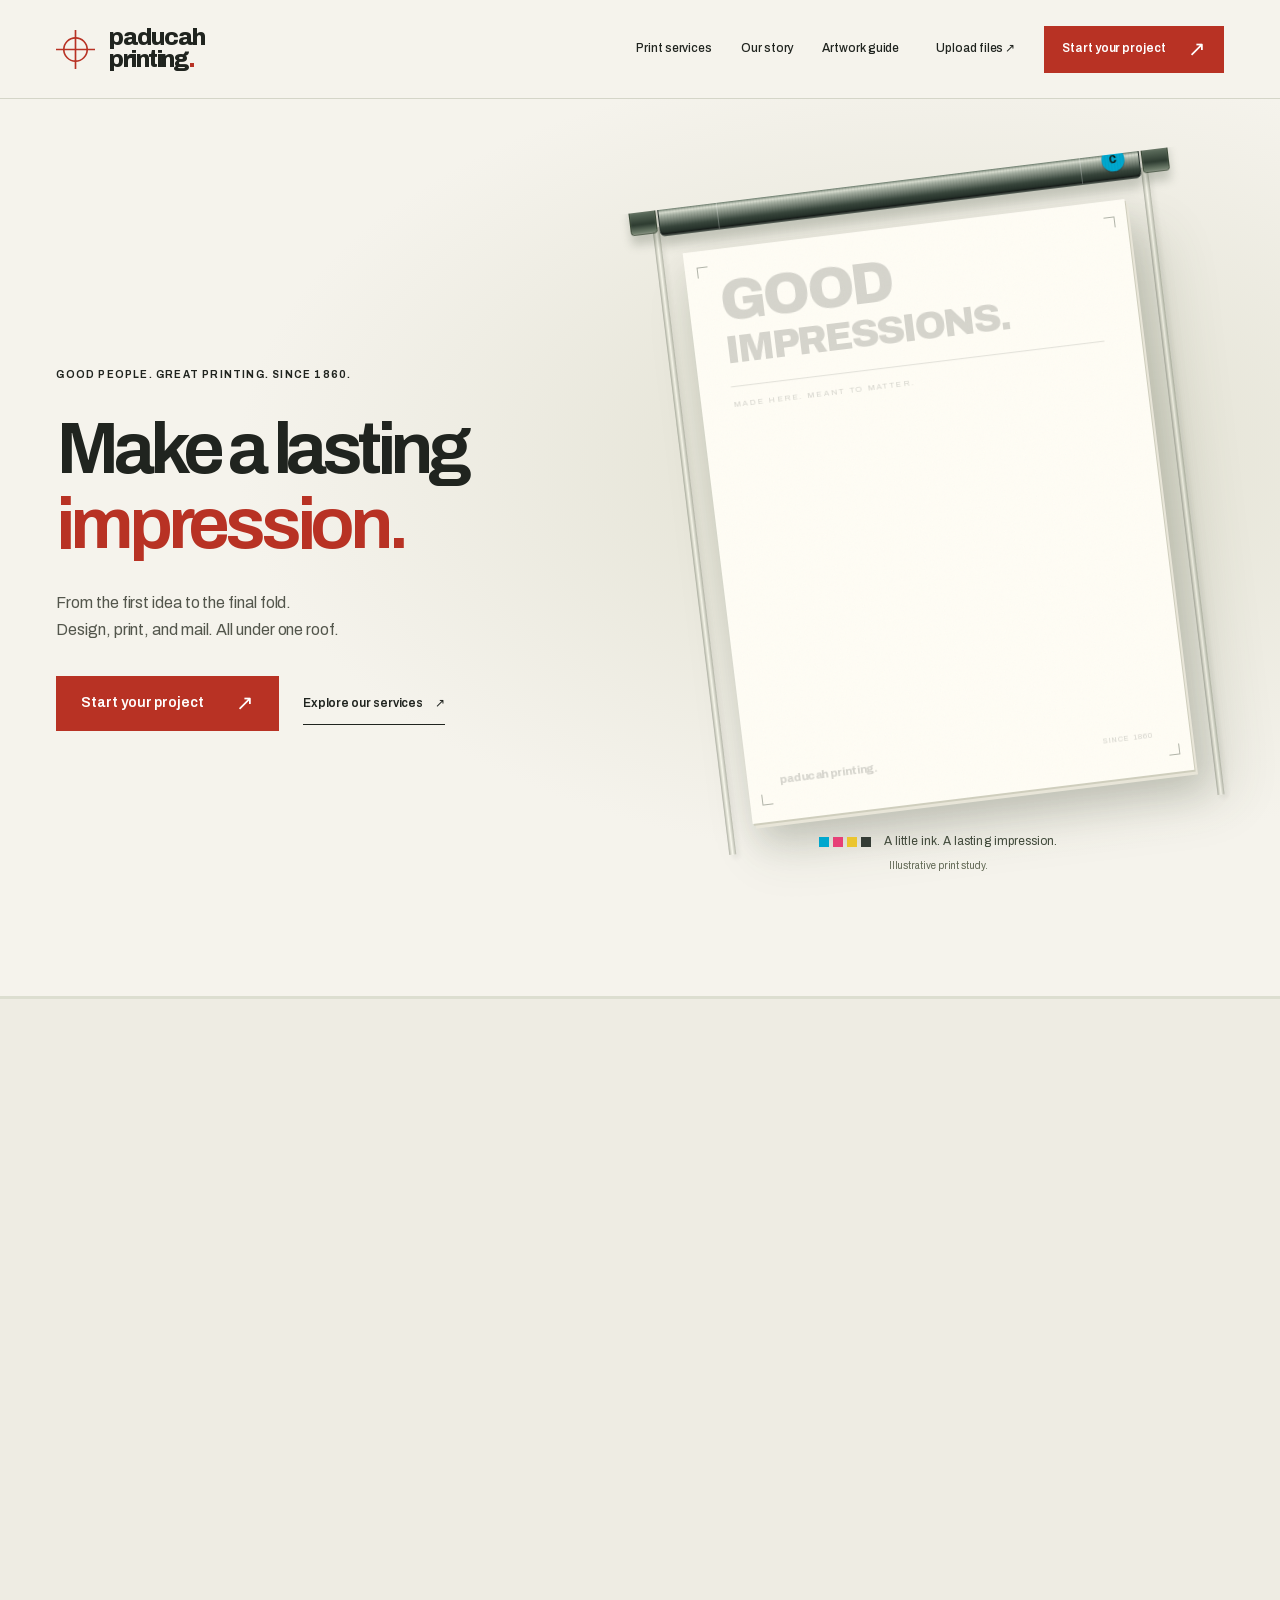
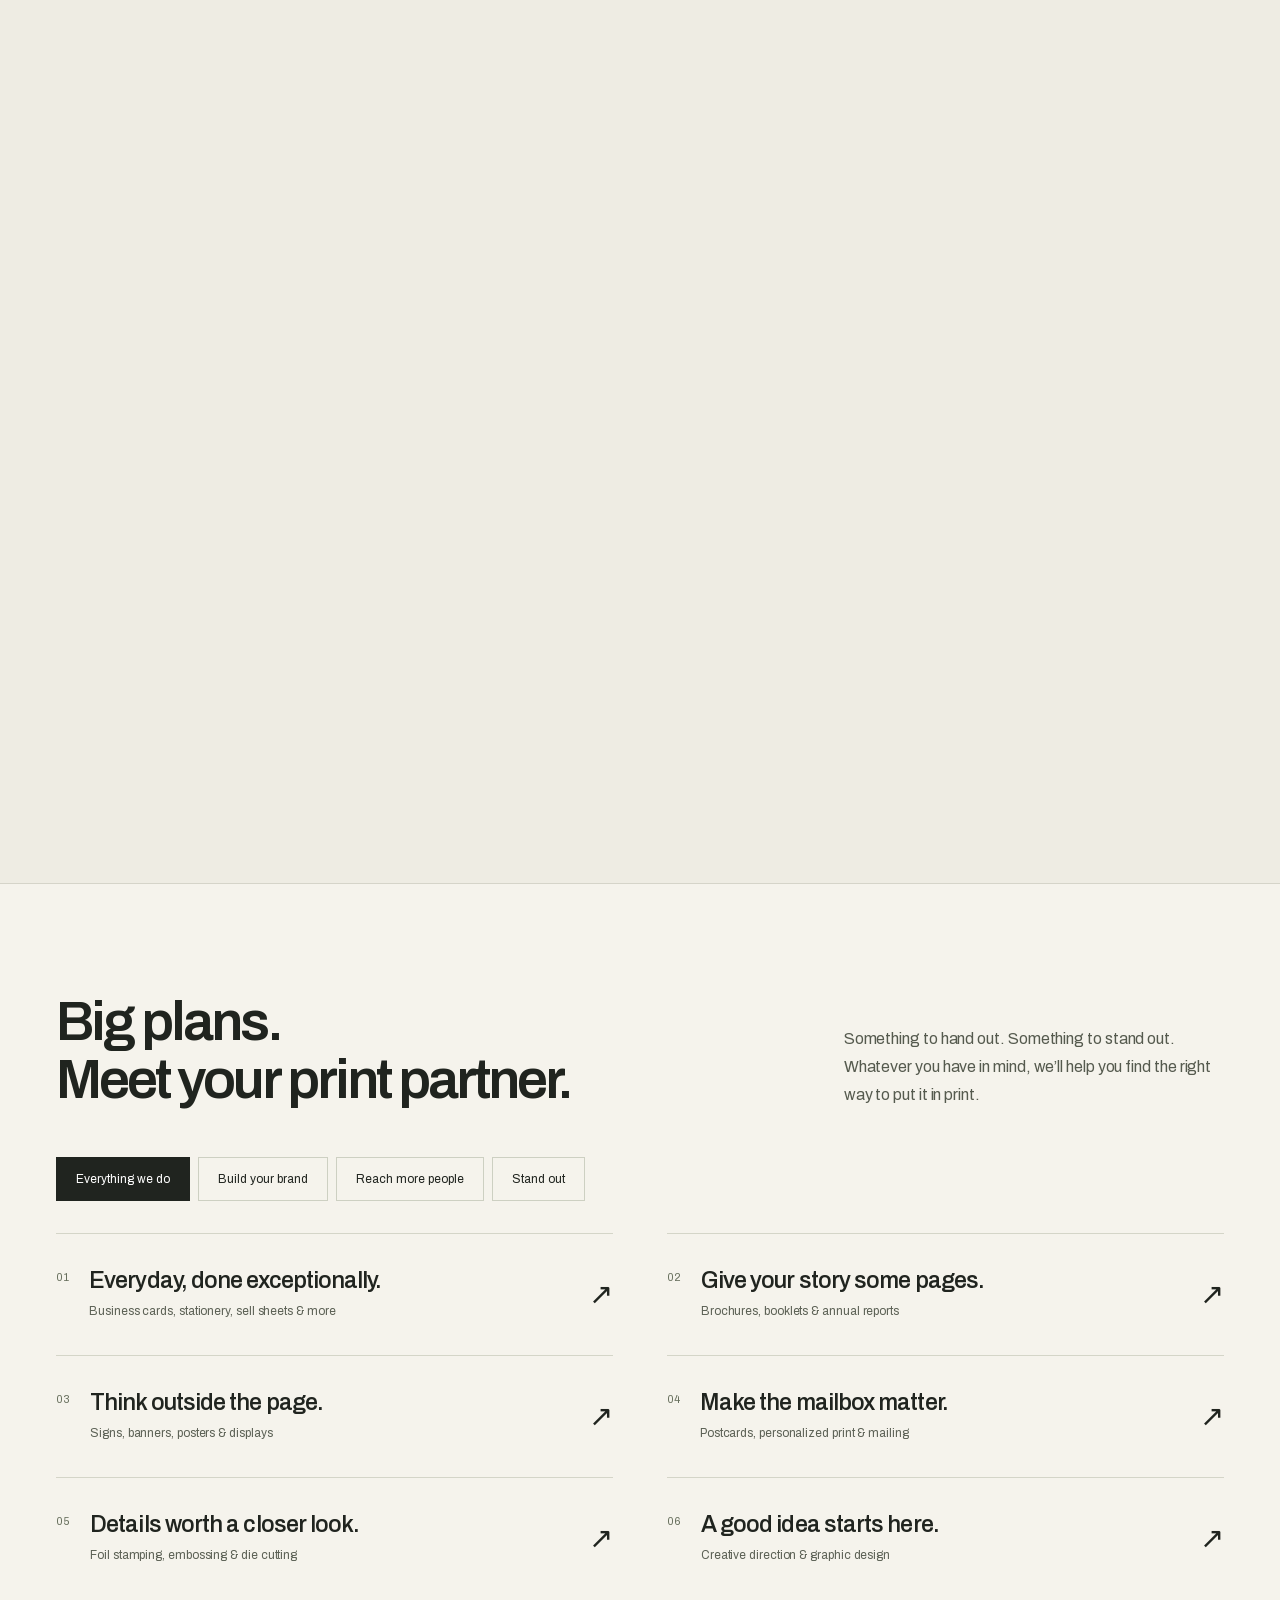
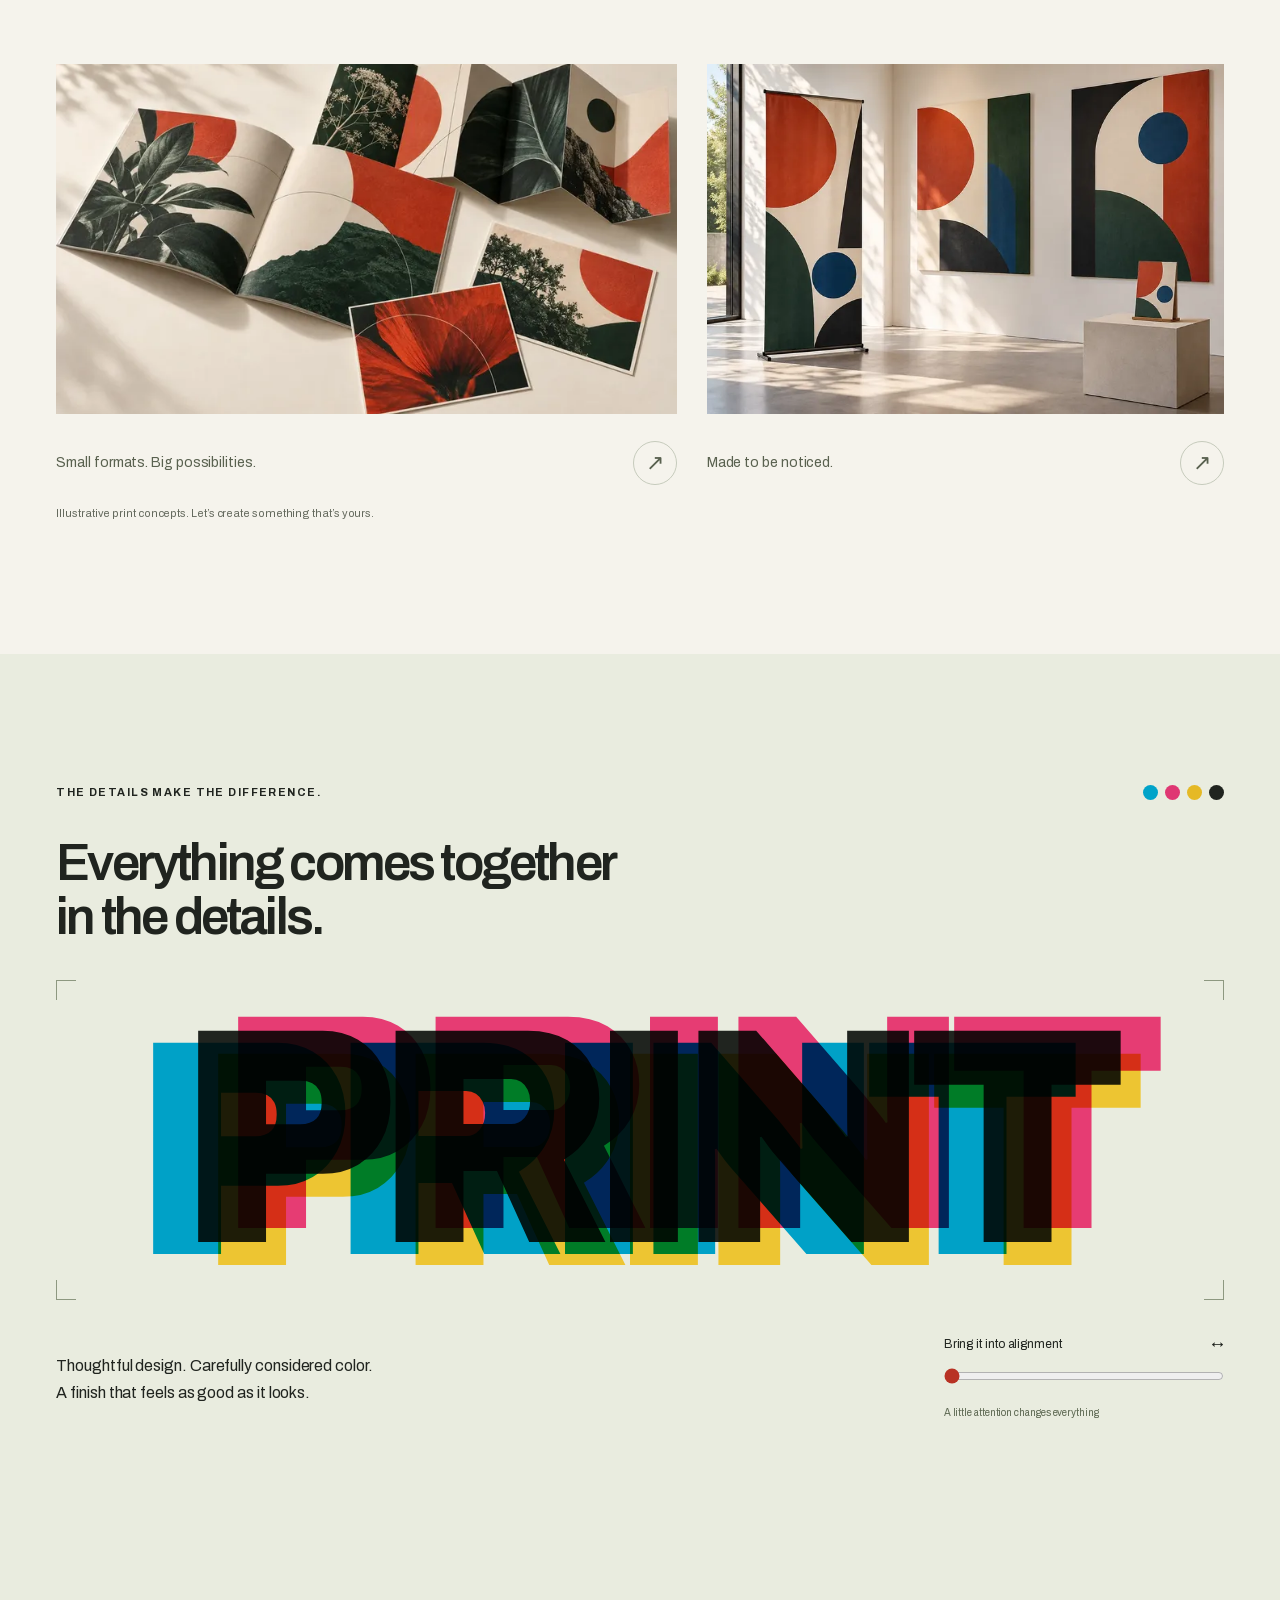
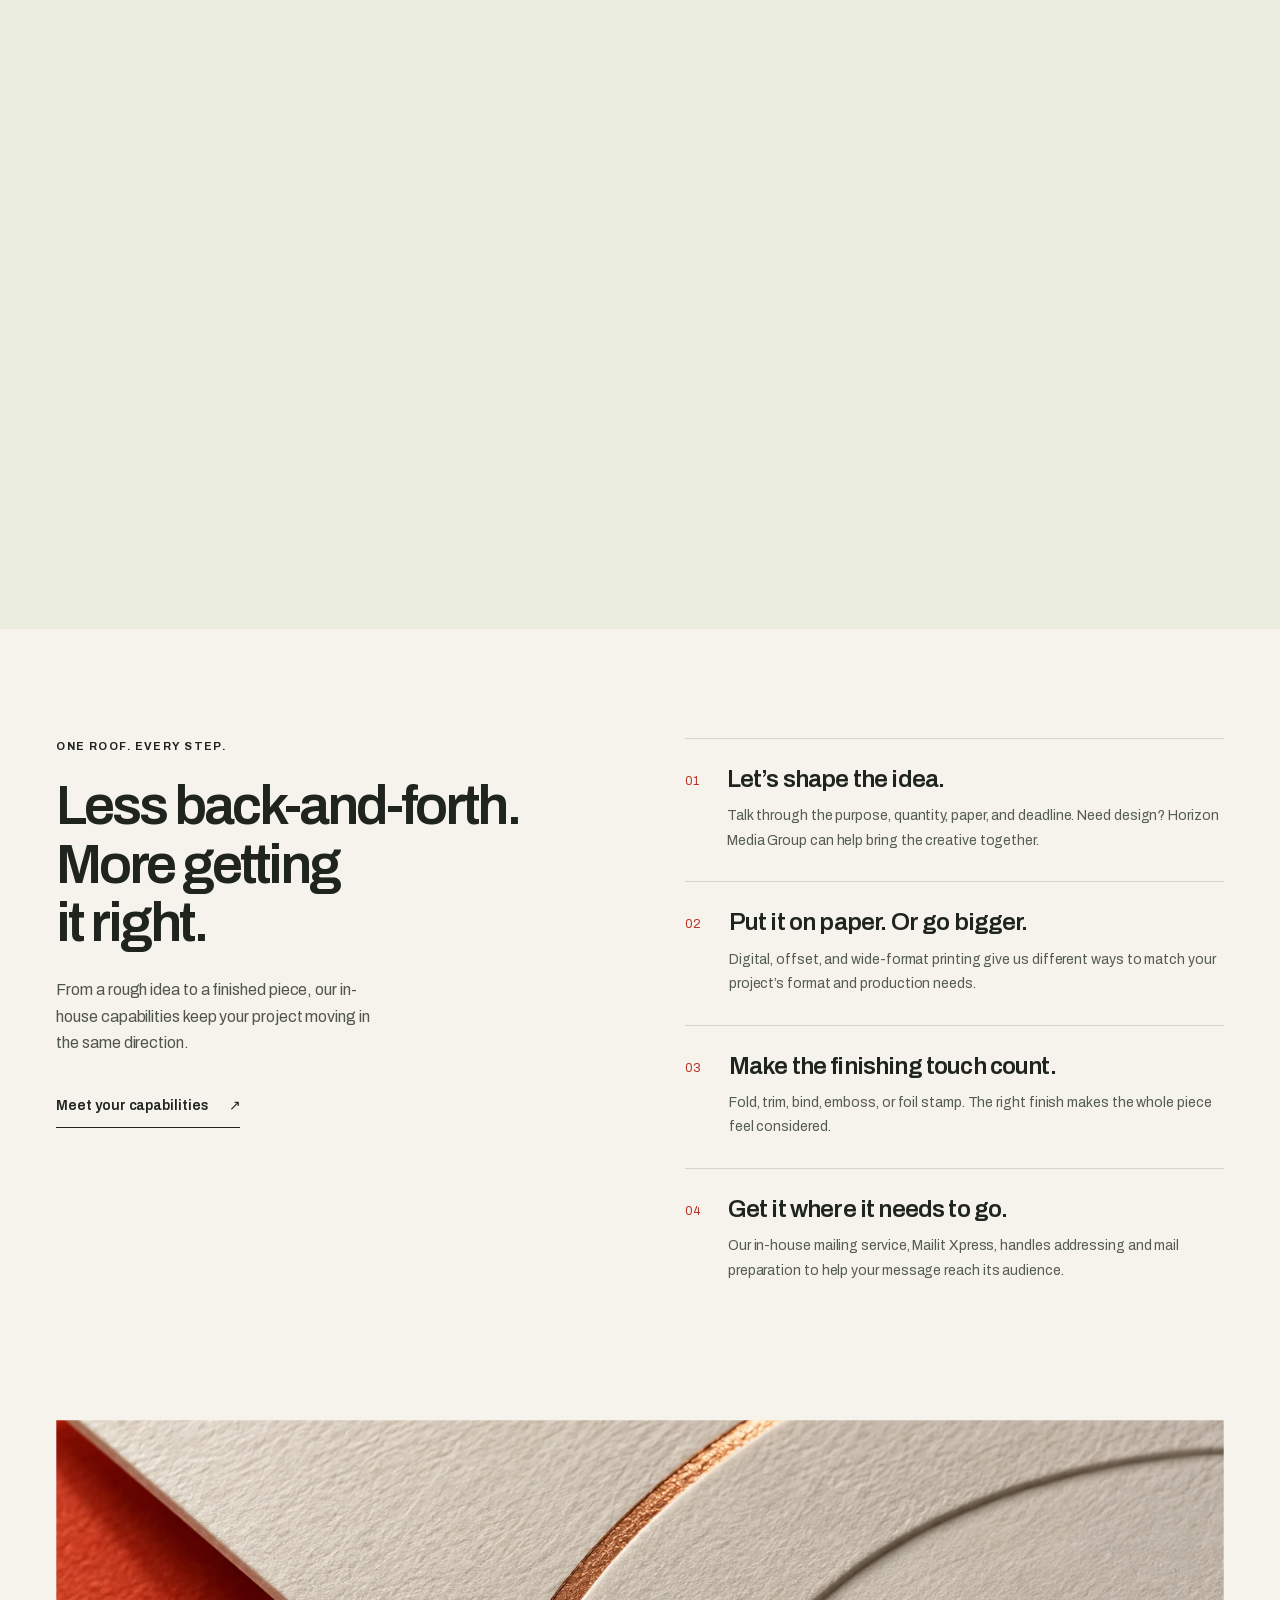
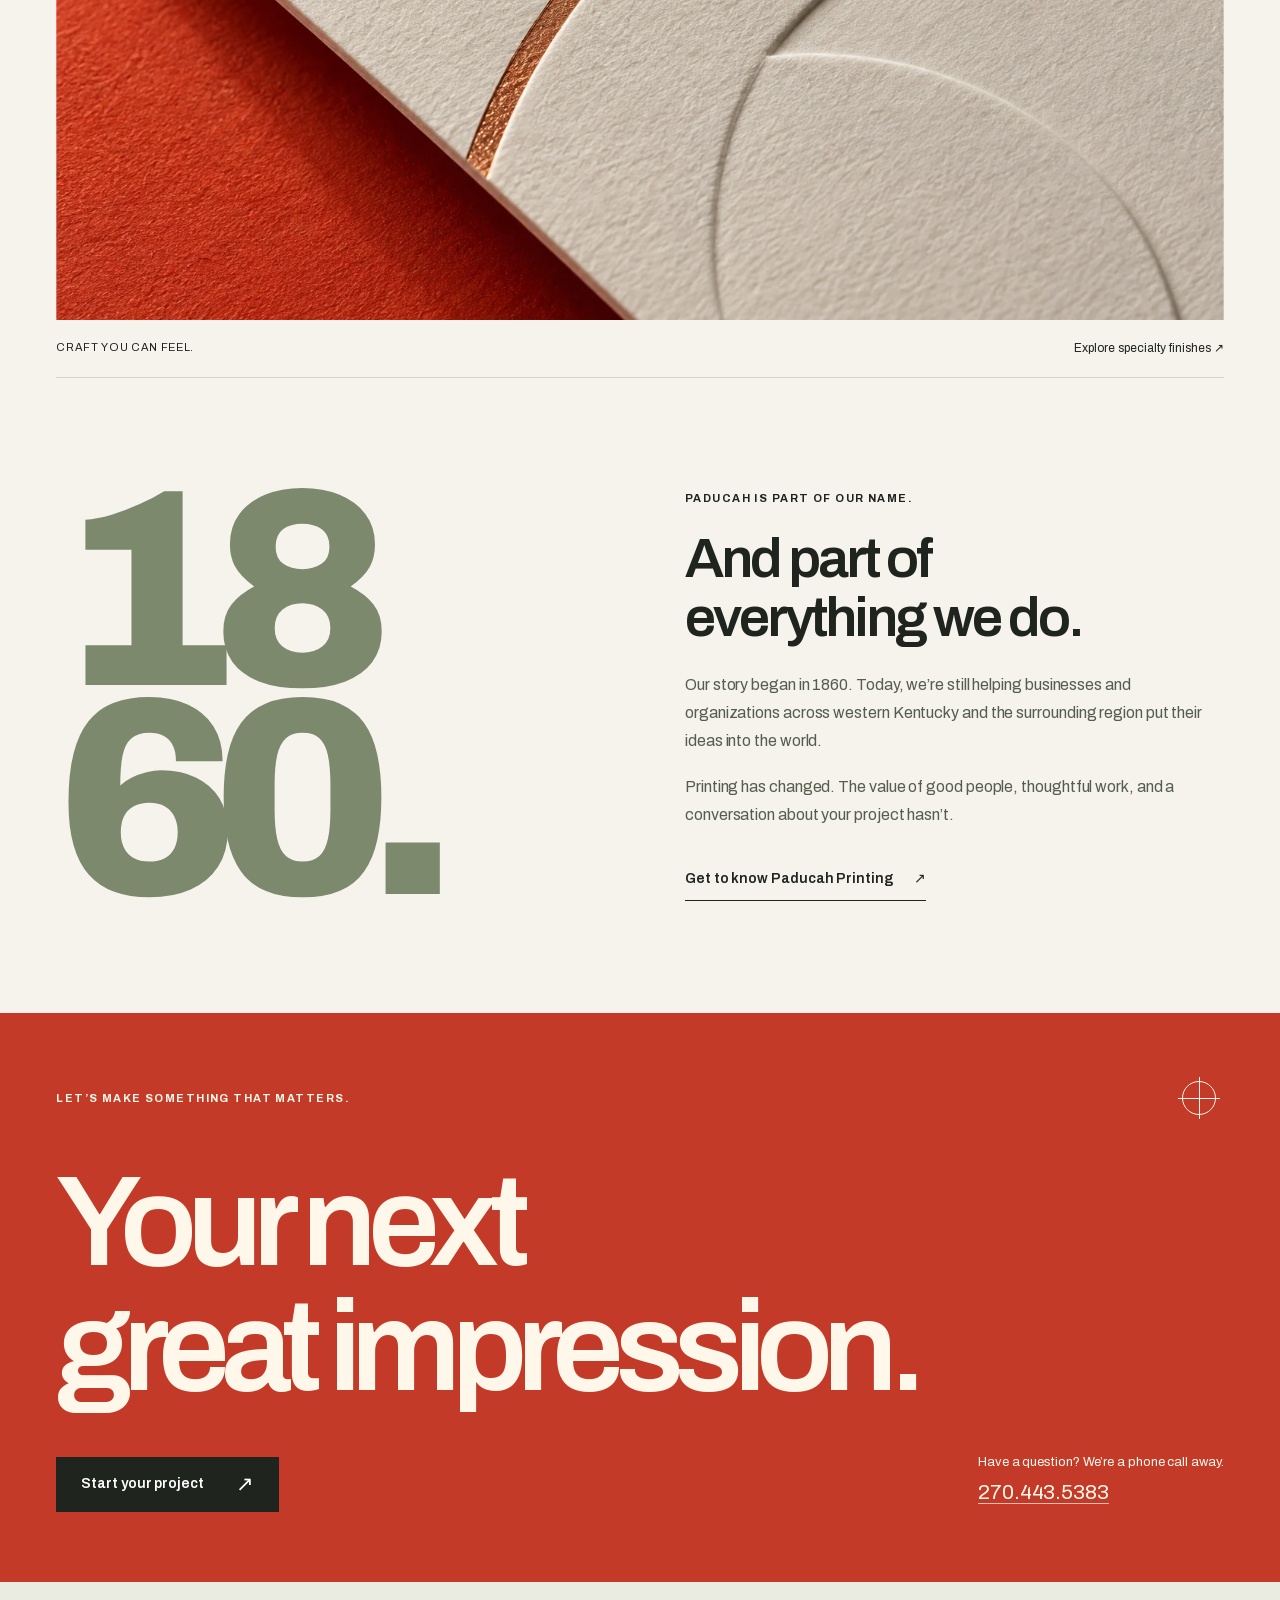
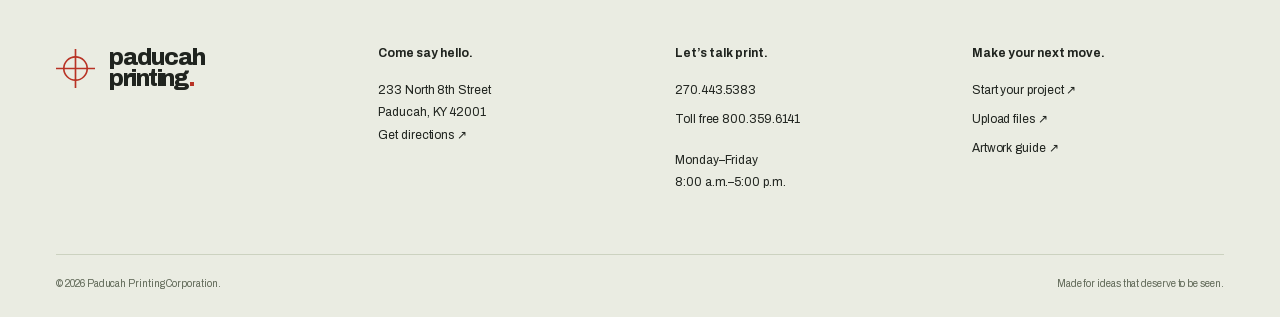
<file: index.html>
<!doctype html><html lang="en"><head><meta charset="utf-8"><meta name="viewport" content="width=device-width, initial-scale=1"><meta name="theme-color" content="#f5f3ec"><title>Paducah Printing | Good ideas. Lasting impressions.</title><meta name="description" content="Design, offset and digital printing, signs, specialty finishes, and mailing under one roof in Paducah, Kentucky."><meta name="robots" content="noindex, nofollow"><meta property="og:title" content="Paducah Printing | Good ideas. Lasting impressions."><meta property="og:description" content="Design, offset and digital printing, signs, specialty finishes, and mailing under one roof in Paducah, Kentucky."><meta property="og:type" content="website"><link rel="canonical" href="https://omniaintelligenceteam-ctrl.github.io/paducah-printing-demo/"><meta property="og:url" content="https://omniaintelligenceteam-ctrl.github.io/paducah-printing-demo/"><meta property="og:site_name" content="Paducah Printing"><meta property="og:locale" content="en_US"><meta property="og:image" content="https://omniaintelligenceteam-ctrl.github.io/paducah-printing-demo/assets/og-card.jpg"><meta property="og:image:width" content="1200"><meta property="og:image:height" content="630"><meta property="og:image:type" content="image/jpeg"><meta property="og:image:alt" content="Paducah Printing — Make a lasting impression. Printed booklets, brochures and cards in red, green and ivory."><meta name="twitter:card" content="summary_large_image"><meta name="twitter:image" content="https://omniaintelligenceteam-ctrl.github.io/paducah-printing-demo/assets/og-card.jpg"><meta name="twitter:image:alt" content="Paducah Printing — Make a lasting impression. Printed booklets, brochures and cards in red, green and ivory."><link rel="icon" type="image/svg+xml" href="assets/favicon.svg"><link rel="icon" type="image/png" sizes="32x32" href="assets/favicon-32.png"><link rel="apple-touch-icon" href="assets/apple-touch-icon.png"><link rel="preload" href="assets/archivo.woff2" as="font" type="font/woff2" crossorigin><link rel="stylesheet" href="assets/fonts.css"><link rel="stylesheet" href="assets/scrollcraft.css"><link rel="stylesheet" href="assets/site.css?v=85fb548d7ef9"><script type="application/ld+json">{"@context":"https://schema.org","@type":"PrintShop","name":"Paducah Printing Corporation","url":"https://omniaintelligenceteam-ctrl.github.io/paducah-printing-demo/","image":"https://omniaintelligenceteam-ctrl.github.io/paducah-printing-demo/assets/og-card.jpg","telephone":"+1-270-443-5383","faxNumber":"+1-270-442-6141","address":{"@type":"PostalAddress","streetAddress":"233 North 8th Street","addressLocality":"Paducah","addressRegion":"KY","postalCode":"42001","addressCountry":"US"},"contactPoint":[{"@type":"ContactPoint","contactType":"sales","telephone":"+1-800-359-6141","contactOption":"TollFree"}],"openingHoursSpecification":[{"@type":"OpeningHoursSpecification","dayOfWeek":["Monday","Tuesday","Wednesday","Thursday","Friday"],"opens":"08:00","closes":"17:00"}]}</script><link rel="stylesheet" href="assets/press-hero.css?v=85fb548d7ef9"><script src="assets/press-hero.js?v=85fb548d7ef9" defer></script><script src="assets/scrollcraft.js" defer></script><script src="assets/site.js?v=85fb548d7ef9" defer></script></head><body class="page-index"><a class="skip-link" href="#main">Skip to content</a><header class="site-header"><div class="container header-inner"><a href="index.html" class="brand" aria-label="Paducah Printing home"><svg viewBox="0 0 40 40" aria-hidden="true"><circle cx="20" cy="20" r="12"/><path d="M20 0v40M0 20h40"/></svg><span>paducah<br>printing<span class="brand-dot">.</span></span></a><button class="menu-toggle" aria-label="Open menu" aria-expanded="false" aria-controls="site-nav"><span></span><span></span></button><nav id="site-nav" aria-label="Main navigation"><a href="services.html">Print services</a><a href="about.html">Our story</a><a href="artwork.html">Artwork guide</a><a class="upload-link" href="https://paducahprintingcorp.com/ftp">Upload files <span aria-hidden="true">↗</span></a><a class="button button-small" href="contact.html#project-brief">Start your project <span aria-hidden="true">↗</span></a></nav></div></header><main id="main">
<section class="press-hero" data-press-hero aria-labelledby="hero-title">
  <div class="press-stage">
    <div class="container press-layout">
      <div class="press-copy">
        <p class="eyebrow">GOOD PEOPLE. GREAT PRINTING. SINCE 1860.</p>
        <h1 id="hero-title">Make a lasting<br><em>impression.</em></h1>
        <p class="press-description">From the first idea to the final fold.<br>Design, print, and mail. All under one roof.</p>
        <div class="actions"><a class="button" href="contact.html#project-brief">Start your project <span aria-hidden="true">↗</span></a><a class="text-link" href="services.html">Explore our services <span aria-hidden="true">↗</span></a></div>
      </div>
      <figure class="press-art" role="img" aria-label="An illustrative poster comes to life as four printing rollers lay down cyan, magenta, yellow, and black ink. The finished sheet lifts from the press.">
        <div class="press-bed" aria-hidden="true">
          <div class="press-bed-shadow"></div>
          <div class="press-rail press-rail-left"></div><div class="press-rail press-rail-right"></div>
          <div class="press-sheet">
            <div class="press-proof"><svg viewBox="0 0 620 800" aria-hidden="true"><g fill="#20241f"><text x="43" y="100" font-size="79" font-weight="850" letter-spacing="-5">GOOD</text><text x="43" y="160" font-size="54" font-weight="850" letter-spacing="-3">IMPRESSIONS.</text><path d="M44 193h524" stroke="#20241f" stroke-width="1"/><text x="44" y="222" font-size="11" letter-spacing="2.3">MADE HERE. MEANT TO MATTER.</text><text x="44" y="749" font-size="16" font-weight="750" letter-spacing="-.5">paducah printing.</text><text x="568" y="749" text-anchor="end" font-size="10" letter-spacing="1.5">SINCE 1860</text></g></svg></div>
            <div class="press-ink" data-ink="c"><svg viewBox="0 0 620 800" xmlns="http://www.w3.org/2000/svg" fill="#00ffff" aria-hidden="true"><g opacity="0.8941"><path d="M200 704V526a184 184 0 0 1 368 0v178H472V526a88 88 0 0 0-176 0v178Z"/></g><g opacity="0.6087"><path d="M44 662h96v42H44zM200 662h96v42h-96zM352 662h56v42h-56zM472 662h40v42h-40z"/></g><g opacity="0.7"><text x="43" y="100" font-size="79" font-weight="850" letter-spacing="-5">GOOD</text><text x="43" y="160" font-size="54" font-weight="850" letter-spacing="-3">IMPRESSIONS.</text><path d="M44 193h524" stroke="currentColor" stroke-width="1"/><text x="44" y="222" font-size="11" letter-spacing="2.3">MADE HERE. MEANT TO MATTER.</text><text x="44" y="749" font-size="16" font-weight="750" letter-spacing="-.5">paducah printing.</text><text x="568" y="749" text-anchor="end" font-size="10" letter-spacing="1.5">SINCE 1860</text></g></svg></div><div class="press-ink" data-ink="m"><svg viewBox="0 0 620 800" xmlns="http://www.w3.org/2000/svg" fill="#ff00ff" aria-hidden="true"><g opacity="0.6444"><circle cx="445" cy="370" r="128"/></g><g opacity="0.1968"><path d="M44 704V460a154 154 0 0 1 308 0v244H256V460a58 58 0 0 0-116 0v244Z"/></g><g opacity="0.0941"><path d="M200 704V526a184 184 0 0 1 368 0v178H472V526a88 88 0 0 0-176 0v178Z"/></g><g opacity="0.6959"><path d="M352 704V586a108 108 0 0 1 216 0v118H512V586a52 52 0 0 0-104 0v118Z"/></g><g opacity="0.68"><text x="43" y="100" font-size="79" font-weight="850" letter-spacing="-5">GOOD</text><text x="43" y="160" font-size="54" font-weight="850" letter-spacing="-3">IMPRESSIONS.</text><path d="M44 193h524" stroke="currentColor" stroke-width="1"/><text x="44" y="222" font-size="11" letter-spacing="2.3">MADE HERE. MEANT TO MATTER.</text><text x="44" y="749" font-size="16" font-weight="750" letter-spacing="-.5">paducah printing.</text><text x="568" y="749" text-anchor="end" font-size="10" letter-spacing="1.5">SINCE 1860</text></g></svg></div><div class="press-ink" data-ink="y"><svg viewBox="0 0 620 800" xmlns="http://www.w3.org/2000/svg" fill="#ffff00" aria-hidden="true"><g opacity="0.7699"><circle cx="445" cy="370" r="128"/></g><g opacity="0.7550"><path d="M44 704V460a154 154 0 0 1 308 0v244H256V460a58 58 0 0 0-116 0v244Z"/></g><g opacity="0.5253"><path d="M352 704V586a108 108 0 0 1 216 0v118H512V586a52 52 0 0 0-104 0v118Z"/></g><g opacity="0.1304"><path d="M44 662h96v42H44zM200 662h96v42h-96zM352 662h56v42h-56zM472 662h40v42h-40z"/></g><g opacity="0.7"><text x="43" y="100" font-size="79" font-weight="850" letter-spacing="-5">GOOD</text><text x="43" y="160" font-size="54" font-weight="850" letter-spacing="-3">IMPRESSIONS.</text><path d="M44 193h524" stroke="currentColor" stroke-width="1"/><text x="44" y="222" font-size="11" letter-spacing="2.3">MADE HERE. MEANT TO MATTER.</text><text x="44" y="749" font-size="16" font-weight="750" letter-spacing="-.5">paducah printing.</text><text x="568" y="749" text-anchor="end" font-size="10" letter-spacing="1.5">SINCE 1860</text></g></svg></div><div class="press-ink" data-ink="k"><svg viewBox="0 0 620 800" xmlns="http://www.w3.org/2000/svg" fill="#000000" aria-hidden="true"><g opacity="0.0627"><circle cx="445" cy="370" r="128"/></g><g opacity="0.0235"><path d="M44 704V460a154 154 0 0 1 308 0v244H256V460a58 58 0 0 0-116 0v244Z"/></g><g opacity="0.3333"><path d="M200 704V526a184 184 0 0 1 368 0v178H472V526a88 88 0 0 0-176 0v178Z"/></g><g opacity="0.1490"><path d="M352 704V586a108 108 0 0 1 216 0v118H512V586a52 52 0 0 0-104 0v118Z"/></g><g opacity="0.7294"><path d="M44 662h96v42H44zM200 662h96v42h-96zM352 662h56v42h-56zM472 662h40v42h-40z"/></g><g opacity="0.58"><text x="43" y="100" font-size="79" font-weight="850" letter-spacing="-5">GOOD</text><text x="43" y="160" font-size="54" font-weight="850" letter-spacing="-3">IMPRESSIONS.</text><path d="M44 193h524" stroke="currentColor" stroke-width="1"/><text x="44" y="222" font-size="11" letter-spacing="2.3">MADE HERE. MEANT TO MATTER.</text><text x="44" y="749" font-size="16" font-weight="750" letter-spacing="-.5">paducah printing.</text><text x="568" y="749" text-anchor="end" font-size="10" letter-spacing="1.5">SINCE 1860</text></g></svg></div>
            <div class="press-paper-grain"></div>
            <div class="press-trim"><i></i><i></i><i></i><i></i></div>
          </div>
          <div class="press-mechanism"><div class="press-roller" data-roller="c" style="--roller-ink:#00a7ce"><i class="roller-cap"></i><div class="roller-cylinder"><span>C</span></div><i class="roller-cap"></i></div><div class="press-roller" data-roller="m" style="--roller-ink:#e74077"><i class="roller-cap"></i><div class="roller-cylinder"><span>M</span></div><i class="roller-cap"></i></div><div class="press-roller" data-roller="y" style="--roller-ink:#ebc52e"><i class="roller-cap"></i><div class="roller-cylinder"><span>Y</span></div><i class="roller-cap"></i></div><div class="press-roller" data-roller="k" style="--roller-ink:#343c35"><i class="roller-cap"></i><div class="roller-cylinder"><span>K</span></div><i class="roller-cap"></i></div></div>
        </div>
        <figcaption><span class="press-swatches" aria-hidden="true"><i></i><i></i><i></i><i></i></span><span class="press-caption">A little ink. A lasting impression.</span></figcaption>
        <p class="press-sample">Illustrative print study.</p>
      </figure>
    </div>
    <div class="press-progress" aria-hidden="true"><span></span></div>
  </div>
</section>
<section id="services" class="section services-home" data-sc-act="flow">
<div class="container">
  <div class="section-heading"><h2>Big plans.<br>Meet your print partner.</h2><p>Something to hand out. Something to stand out. Whatever you have in mind, we’ll help you find the right way to put it in print.</p></div>
  <div class="service-filters" role="group" aria-label="Find services by your goal"><button aria-pressed="true" data-filter="all">Everything we do</button><button aria-pressed="false" data-filter="brand">Build your brand</button><button aria-pressed="false" data-filter="reach">Reach more people</button><button aria-pressed="false" data-filter="standout">Stand out</button></div>
  <p id="filter-status" class="sr-only" role="status"></p>
  <div class="service-index">
    <a class="service-item" href="services.html#business-printing" data-service-card="business-printing" data-groups="brand"><span class="service-number">01</span><div><h3>Everyday, done exceptionally.</h3><p>Business cards, stationery, sell sheets &amp; more</p></div><span class="service-arrow" aria-hidden="true">↗</span></a>
    <a class="service-item" href="services.html#brochures-booklets" data-service-card="brochures-booklets" data-groups="brand reach"><span class="service-number">02</span><div><h3>Give your story some pages.</h3><p>Brochures, booklets &amp; annual reports</p></div><span class="service-arrow" aria-hidden="true">↗</span></a>
    <a class="service-item" href="services.html#signs-banners" data-service-card="signs-banners" data-groups="reach standout"><span class="service-number">03</span><div><h3>Think outside the page.</h3><p>Signs, banners, posters &amp; displays</p></div><span class="service-arrow" aria-hidden="true">↗</span></a>
    <a class="service-item" href="services.html#direct-mail" data-service-card="direct-mail" data-groups="reach"><span class="service-number">04</span><div><h3>Make the mailbox matter.</h3><p>Postcards, personalized print &amp; mailing</p></div><span class="service-arrow" aria-hidden="true">↗</span></a>
    <a class="service-item" href="services.html#specialty-finishes" data-service-card="specialty-finishes" data-groups="standout"><span class="service-number">05</span><div><h3>Details worth a closer look.</h3><p>Foil stamping, embossing &amp; die cutting</p></div><span class="service-arrow" aria-hidden="true">↗</span></a>
    <a class="service-item" href="services.html#design" data-service-card="design" data-groups="brand"><span class="service-number">06</span><div><h3>A good idea starts here.</h3><p>Creative direction &amp; graphic design</p></div><span class="service-arrow" aria-hidden="true">↗</span></a>
  </div>
  <div class="print-gallery" data-sc-in>
    <figure class="gallery-wide"><img src="assets/editorial-print.webp" srcset="assets/editorial-print-768.webp 768w, assets/editorial-print-1152.webp 1152w, assets/editorial-print.webp 1536w" sizes="(max-width: 560px) 100vw, 48vw" alt="Illustrative booklet, folded brochure, and postcards in a coordinated botanical design" width="1536" height="1024" loading="lazy"><figcaption><span>Small formats. Big possibilities.</span><a href="services.html#brochures-booklets" aria-label="Explore brochures and booklets">↗</a></figcaption></figure>
    <figure><img src="assets/large-format.webp" srcset="assets/large-format-768.webp 768w, assets/large-format-1152.webp 1152w, assets/large-format.webp 1536w" sizes="(max-width: 560px) 100vw, 40vw" alt="Illustrative large-format banner and mounted posters in a bright exhibition space" width="1536" height="1024" loading="lazy"><figcaption><span>Made to be noticed.</span><a href="services.html#signs-banners" aria-label="Explore signs and banners">↗</a></figcaption></figure>
  </div><p class="sample-note">Illustrative print concepts. Let’s create something that’s yours.</p>
</div>
</section>
<section id="registration" class="registration" data-sc-act="pin" data-sc-span="1.75" aria-labelledby="registration-heading">
<div data-sc-stage class="registration-stage">
<div class="container registration-inner">
  <div class="registration-top"><p class="eyebrow">THE DETAILS MAKE THE DIFFERENCE.</p><span class="ink-dots" aria-hidden="true"><i></i><i></i><i></i><i></i></span></div>
  <h2 id="registration-heading">Everything comes together<br>in the details.</h2>
  <div class="ink-art" aria-hidden="true" data-sc-verify-state="offset:1"><span class="ink-cyan">PRINT</span><span class="ink-magenta">PRINT</span><span class="ink-yellow">PRINT</span><span class="ink-black">PRINT</span><i class="crop top-left"></i><i class="crop top-right"></i><i class="crop bottom-left"></i><i class="crop bottom-right"></i></div>
  <div class="registration-bottom"><p>Thoughtful design. Carefully considered color.<br>A finish that feels as good as it looks.</p><div class="registration-control"><label for="registration-control">Bring it into alignment <span aria-hidden="true">↔</span></label><input type="range" id="registration-control" min="0" max="100" value="0" aria-describedby="registration-status"><span id="registration-status">A little attention changes everything</span></div></div>
</div></div></section>
<section id="process" class="section process" data-sc-act="flow">
<div class="container process-grid"><div><p class="eyebrow">ONE ROOF. EVERY STEP.</p><h2>Less back-and-forth.<br>More getting<br>it right.</h2><p class="lede">From a rough idea to a finished piece, our in-house capabilities keep your project moving in the same direction.</p><a class="text-link" href="services.html">Meet your capabilities <span aria-hidden="true">↗</span></a></div>
<ol class="process-list" data-sc-in data-sc-stagger="60"><li><span>01</span><div><h3>Let’s shape the idea.</h3><p>Talk through the purpose, quantity, paper, and deadline. Need design? Horizon Media Group can help bring the creative together.</p></div></li><li><span>02</span><div><h3>Put it on paper. Or go bigger.</h3><p>Digital, offset, and wide-format printing give us different ways to match your project’s format and production needs.</p></div></li><li><span>03</span><div><h3>Make the finishing touch count.</h3><p>Fold, trim, bind, emboss, or foil stamp. The right finish makes the whole piece feel considered.</p></div></li><li><span>04</span><div><h3>Get it where it needs to go.</h3><p>Our in-house mailing service, Mailit Xpress, handles addressing and mail preparation to help your message reach its audience.</p></div></li></ol></div>
</section>
<section class="detail-feature" data-sc-act="flow"><img data-sc-reveal="left" data-sc-reveal-at="0.05 0.4" src="assets/foil-detail.webp" srcset="assets/foil-detail-768.webp 768w, assets/foil-detail-1152.webp 1152w, assets/foil-detail.webp 1536w" sizes="100vw" width="1536" height="1024" alt="Illustrative close-up of ivory embossed paper, a copper foil line, and a red printed card" loading="lazy"><div class="detail-caption"><span>CRAFT YOU CAN FEEL.</span><a href="services.html#specialty-finishes">Explore specialty finishes ↗</a></div></section>
<section id="heritage" class="section heritage" data-sc-act="flow"><div class="container heritage-grid"><div class="heritage-year" aria-hidden="true">18<span>60.</span></div><div><p class="eyebrow">PADUCAH IS PART OF OUR NAME.</p><h2>And part of<br>everything we do.</h2><p>Our story began in 1860. Today, we’re still helping businesses and organizations across western Kentucky and the surrounding region put their ideas into the world.</p><p>Printing has changed. The value of good people, thoughtful work, and a conversation about your project hasn’t.</p><a class="text-link" href="about.html">Get to know Paducah Printing <span aria-hidden="true">↗</span></a></div></div></section>
<section id="start" class="start-section" data-sc-act="flow"><div class="container"><div class="start-top"><span class="eyebrow">LET’S MAKE SOMETHING THAT MATTERS.</span><span class="registration-symbol" aria-hidden="true"></span></div><h2>Your next<br>great impression.</h2><div class="start-bottom"><a class="button button-dark" href="contact.html#project-brief">Start your project <span aria-hidden="true">↗</span></a><p>Have a question? We’re a phone call away.<br><a href="tel:+12704435383">270.443.5383</a></p></div></div></section>
</main>
<footer class="site-footer"><div class="container footer-grid"><a href="index.html" class="brand footer-brand" aria-label="Paducah Printing home"><svg viewBox="0 0 40 40" aria-hidden="true"><circle cx="20" cy="20" r="12"/><path d="M20 0v40M0 20h40"/></svg><span>paducah<br>printing<span class="brand-dot">.</span></span></a><div><h2>Come say hello.</h2><address>233 North 8th Street<br>Paducah, KY 42001</address><a href="https://www.google.com/maps/search/?api=1&query=233+North+8th+Street+Paducah+KY+42001">Get directions ↗</a></div><div><h2>Let’s talk print.</h2><a href="tel:+12704435383">270.443.5383</a><a href="tel:+18003596141">Toll free 800.359.6141</a><p>Monday–Friday<br>8:00 a.m.–5:00 p.m.</p></div><div><h2>Make your next move.</h2><a href="contact.html#project-brief">Start your project ↗</a><a href="https://paducahprintingcorp.com/ftp">Upload files ↗</a><a href="artwork.html">Artwork guide ↗</a></div></div><div class="container footer-bottom"><span>© 2026 Paducah Printing Corporation.</span><span>Made for ideas that deserve to be seen.</span></div></footer></body></html>
</file>
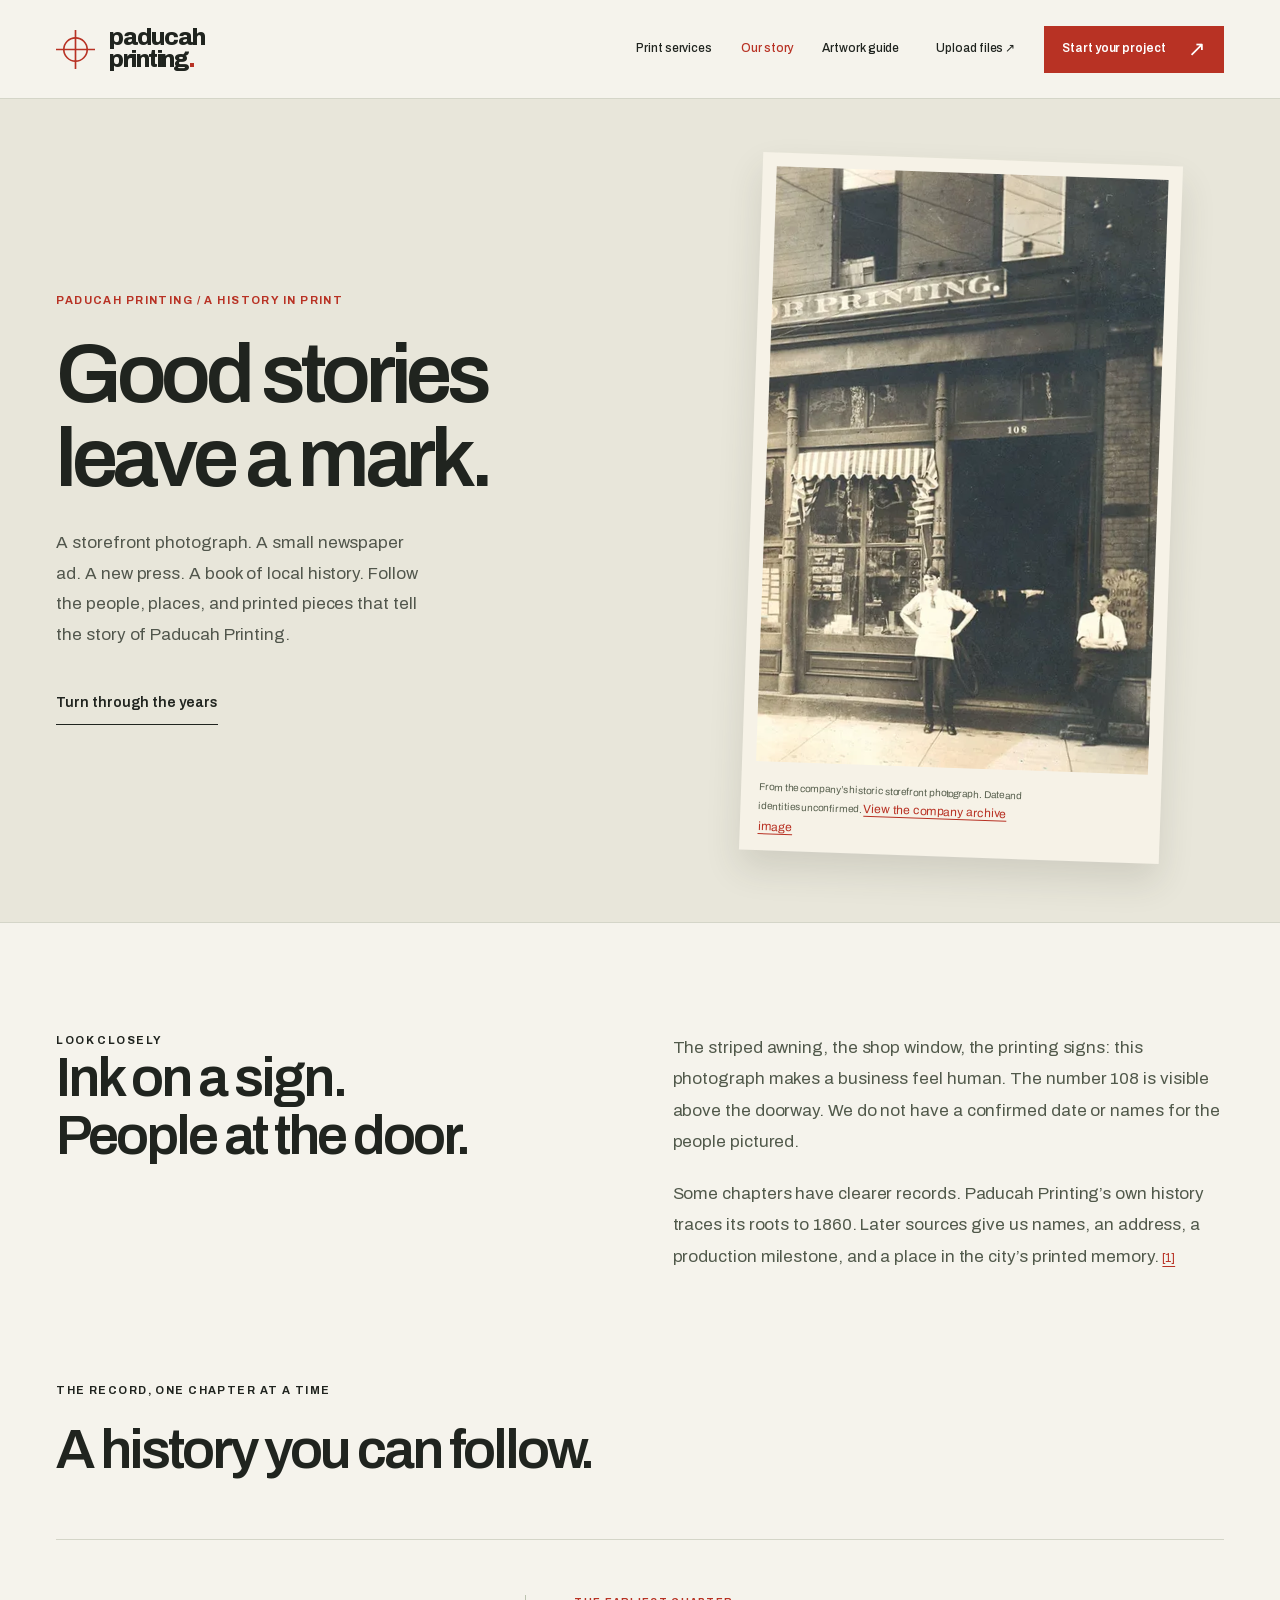
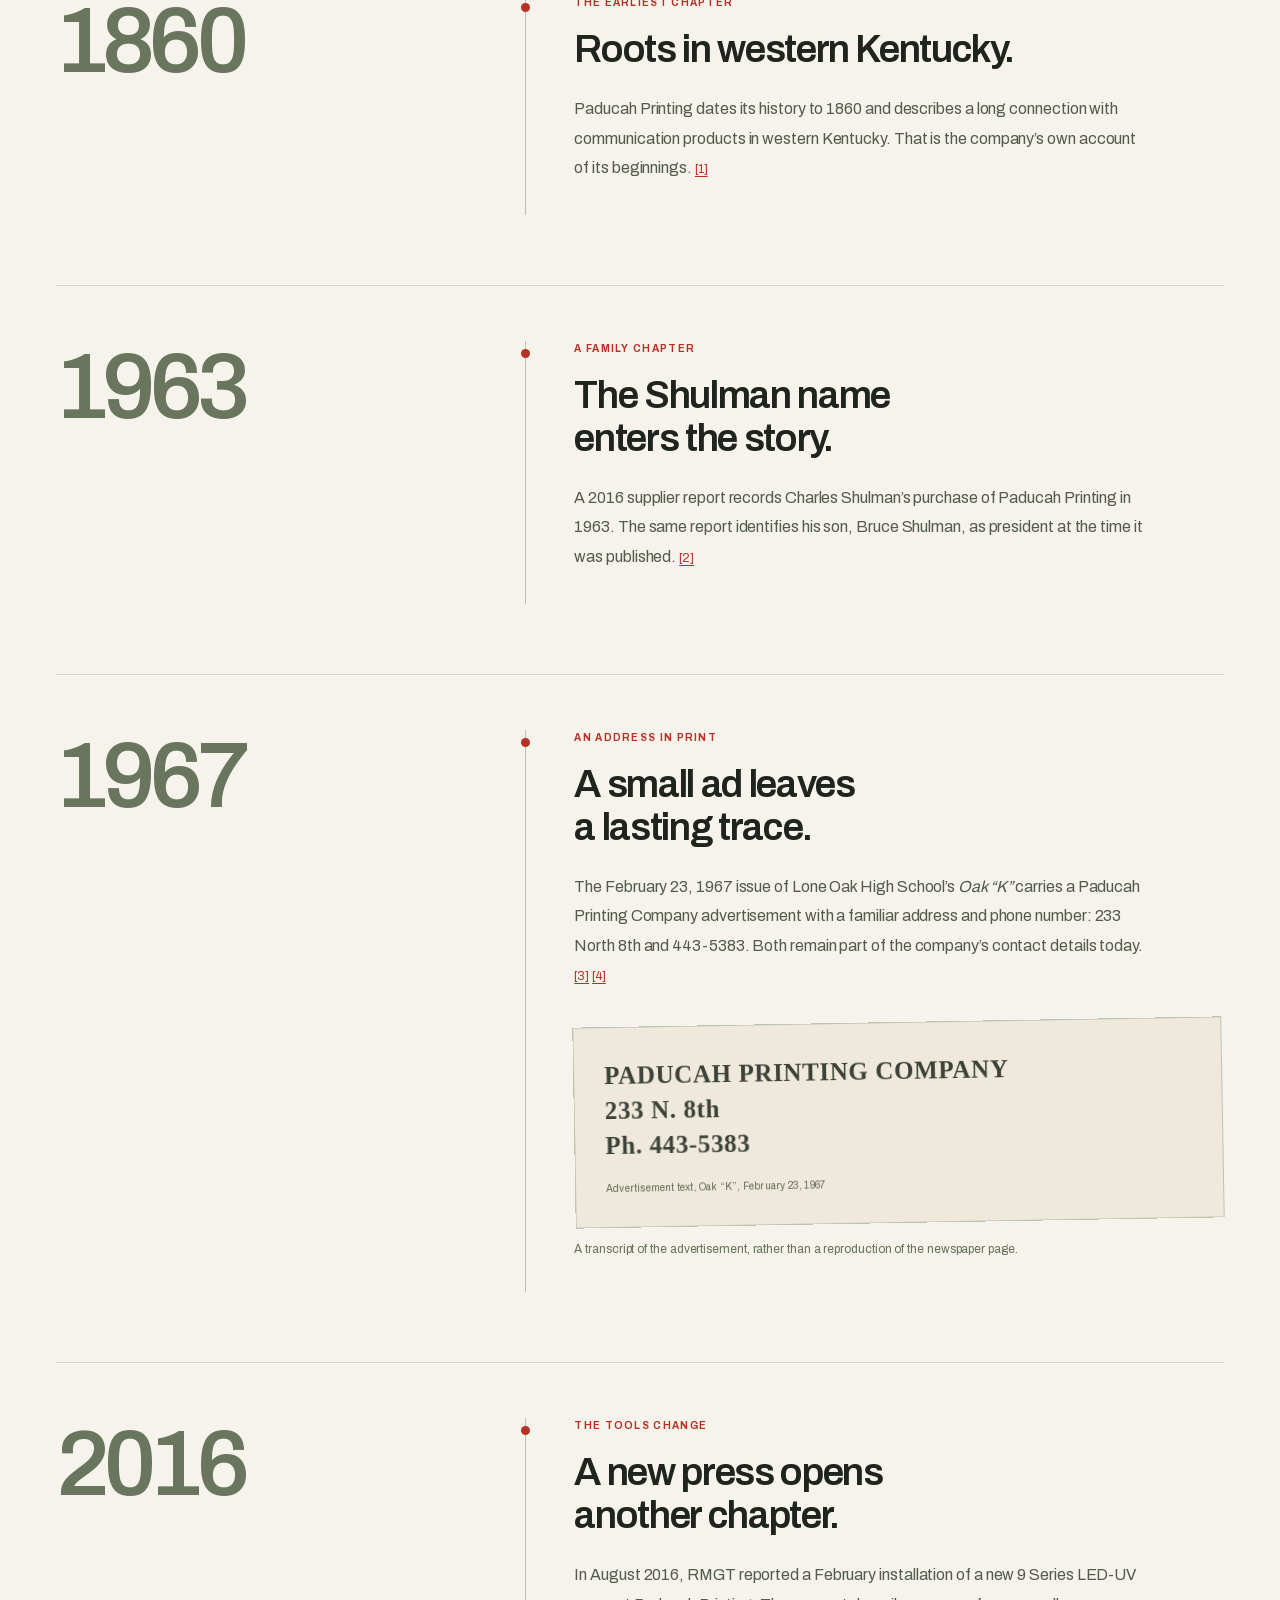
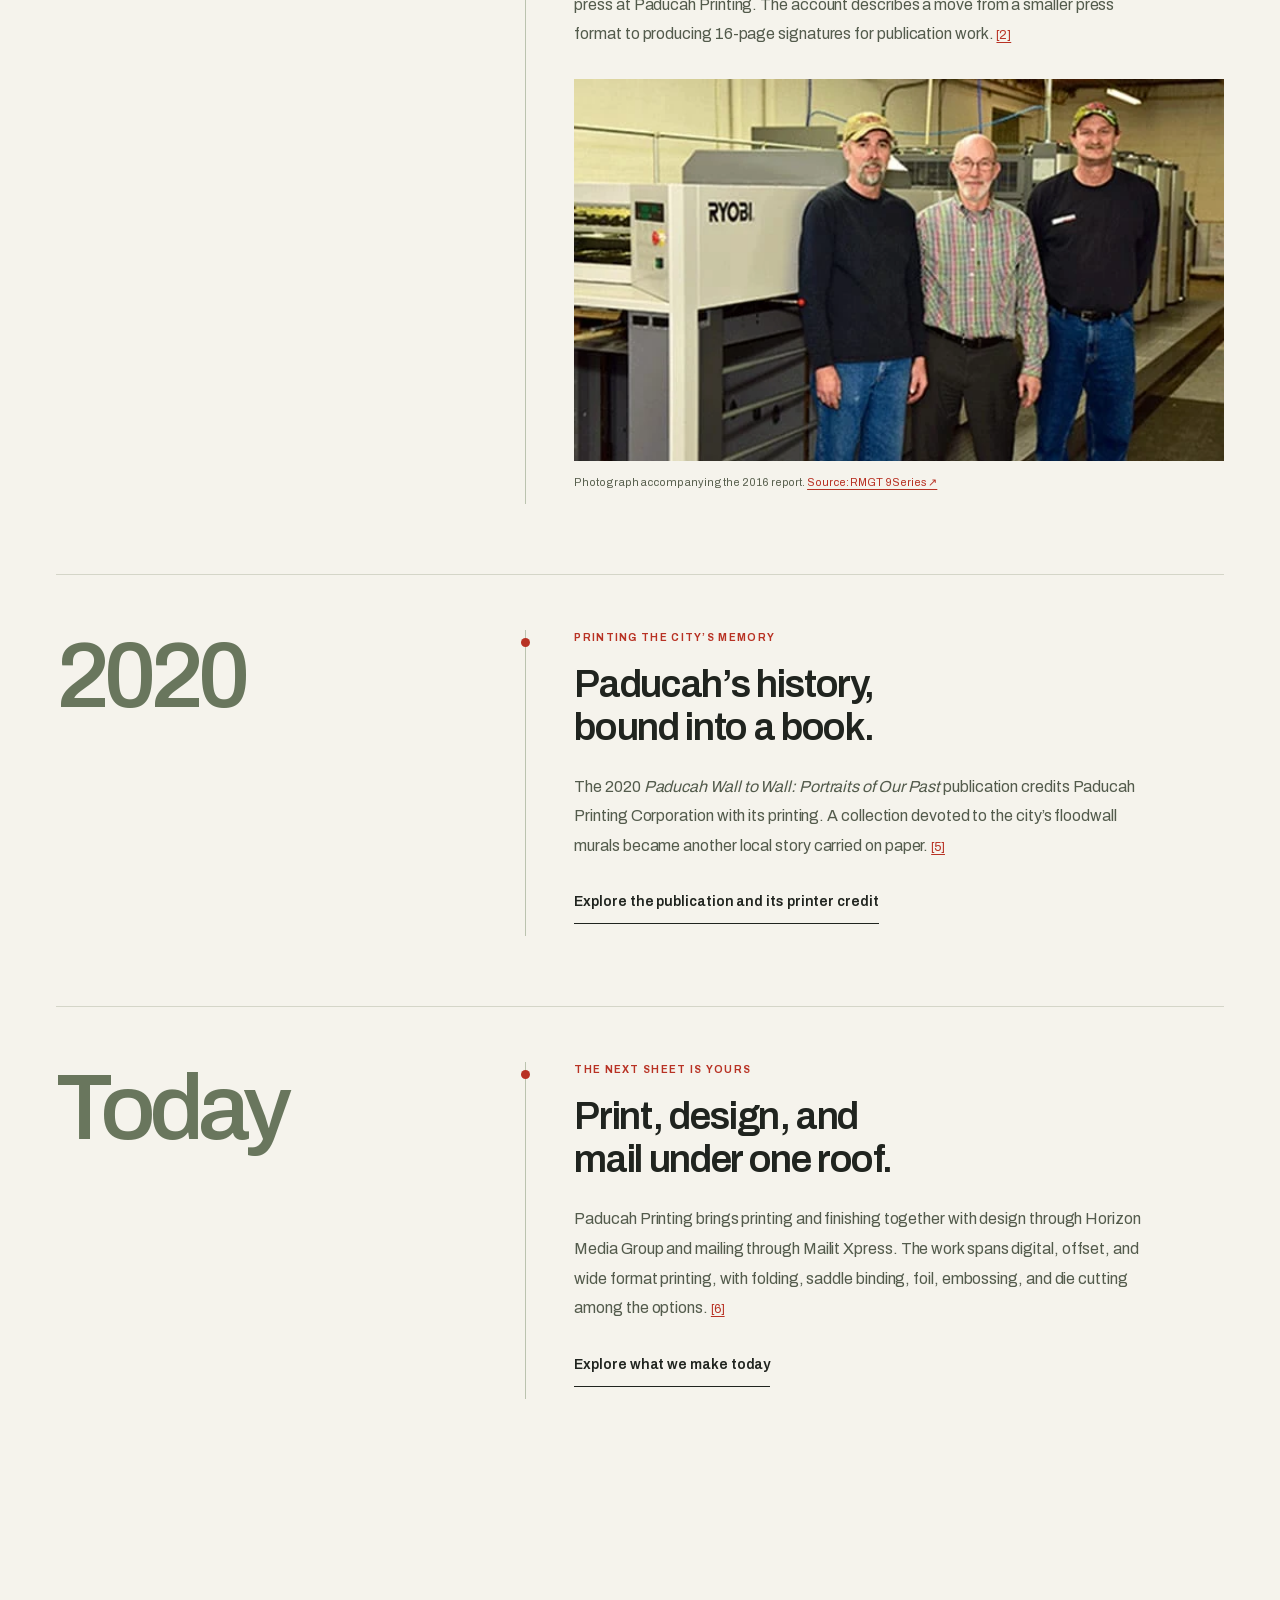
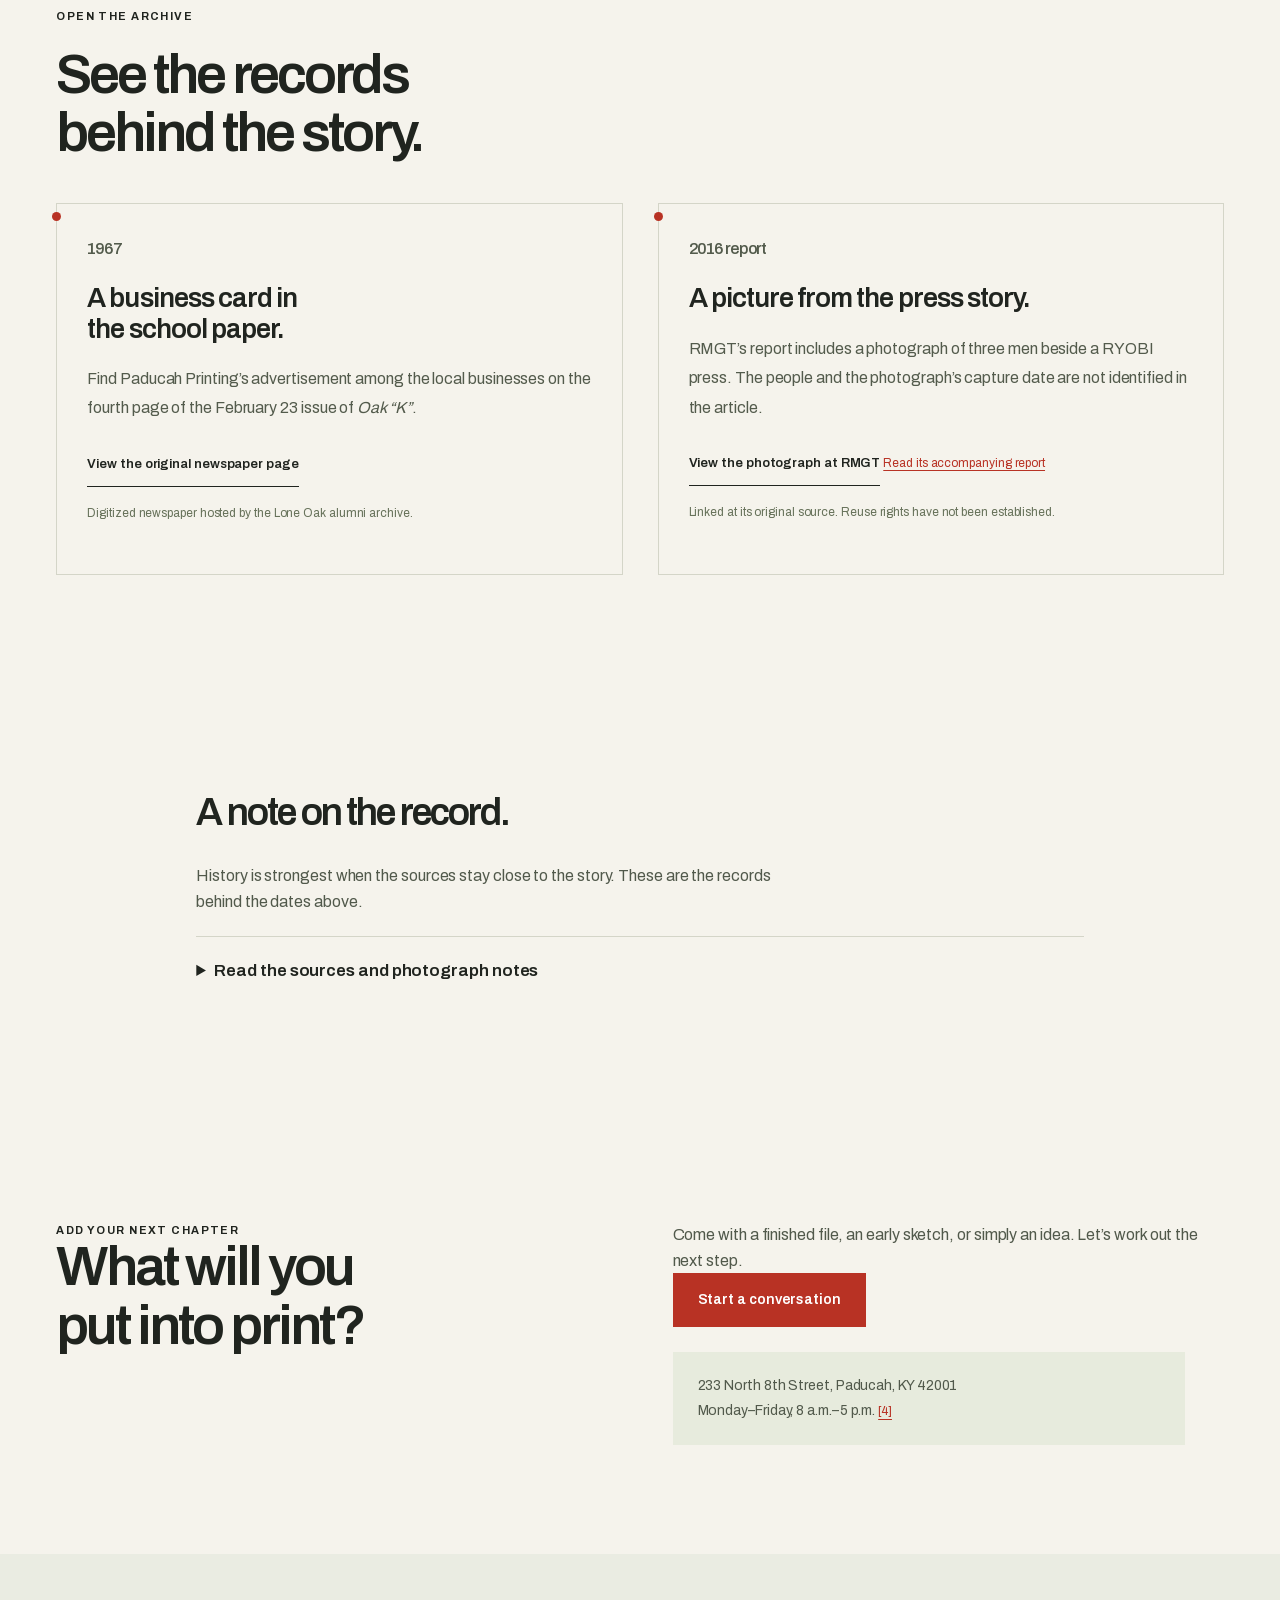
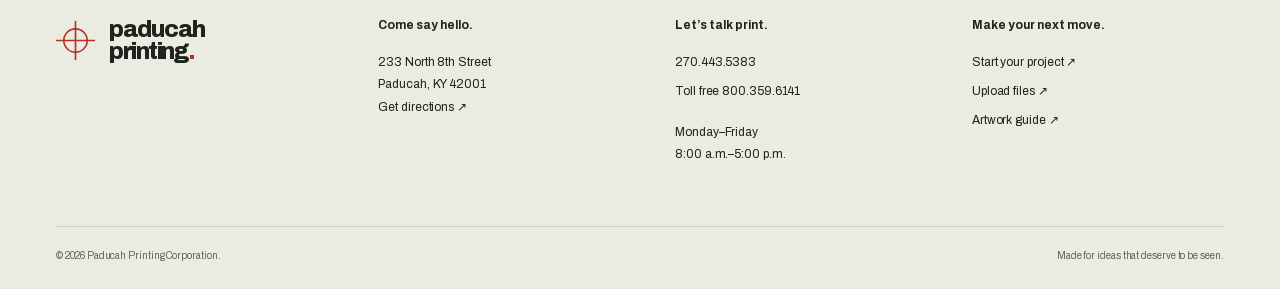
<file: about.html>
<!doctype html><html lang="en"><head><meta charset="utf-8"><meta name="viewport" content="width=device-width, initial-scale=1"><meta name="theme-color" content="#f5f3ec"><title>Our Story | Paducah Printing</title><meta name="description" content="Rooted in Paducah since 1860. Get to know a printing partner with design, print, finishing, and mailing under one roof."><meta name="robots" content="noindex, nofollow"><meta property="og:title" content="Our Story | Paducah Printing"><meta property="og:description" content="Rooted in Paducah since 1860. Get to know a printing partner with design, print, finishing, and mailing under one roof."><meta property="og:type" content="website"><link rel="canonical" href="https://omniaintelligenceteam-ctrl.github.io/paducah-printing-demo/about.html"><meta property="og:url" content="https://omniaintelligenceteam-ctrl.github.io/paducah-printing-demo/about.html"><meta property="og:site_name" content="Paducah Printing"><meta property="og:locale" content="en_US"><meta property="og:image" content="https://omniaintelligenceteam-ctrl.github.io/paducah-printing-demo/assets/og-card.jpg"><meta property="og:image:width" content="1200"><meta property="og:image:height" content="630"><meta property="og:image:type" content="image/jpeg"><meta property="og:image:alt" content="Paducah Printing — Make a lasting impression. Printed booklets, brochures and cards in red, green and ivory."><meta name="twitter:card" content="summary_large_image"><meta name="twitter:image" content="https://omniaintelligenceteam-ctrl.github.io/paducah-printing-demo/assets/og-card.jpg"><meta name="twitter:image:alt" content="Paducah Printing — Make a lasting impression. Printed booklets, brochures and cards in red, green and ivory."><link rel="icon" type="image/svg+xml" href="assets/favicon.svg"><link rel="icon" type="image/png" sizes="32x32" href="assets/favicon-32.png"><link rel="apple-touch-icon" href="assets/apple-touch-icon.png"><link rel="preload" href="assets/archivo.woff2" as="font" type="font/woff2" crossorigin><link rel="stylesheet" href="assets/fonts.css"><link rel="stylesheet" href="assets/scrollcraft.css"><link rel="stylesheet" href="assets/site.css?v=85fb548d7ef9"><script src="assets/scrollcraft.js" defer></script><script src="assets/site.js?v=85fb548d7ef9" defer></script></head><body class="page-about"><a class="skip-link" href="#main">Skip to content</a><header class="site-header"><div class="container header-inner"><a href="index.html" class="brand" aria-label="Paducah Printing home"><svg viewBox="0 0 40 40" aria-hidden="true"><circle cx="20" cy="20" r="12"/><path d="M20 0v40M0 20h40"/></svg><span>paducah<br>printing<span class="brand-dot">.</span></span></a><button class="menu-toggle" aria-label="Open menu" aria-expanded="false" aria-controls="site-nav"><span></span><span></span></button><nav id="site-nav" aria-label="Main navigation"><a href="services.html">Print services</a><a href="about.html" aria-current="page">Our story</a><a href="artwork.html">Artwork guide</a><a class="upload-link" href="https://paducahprintingcorp.com/ftp">Upload files <span aria-hidden="true">↗</span></a><a class="button button-small" href="contact.html#project-brief">Start your project <span aria-hidden="true">↗</span></a></nav></div></header><main id="main">
  <section class="page-hero history-hero">
    <div class="container split">
      <div>
        <p class="eyebrow">Paducah Printing / A history in print</p>
        <h1>Good stories<br>leave a mark.</h1>
        <p class="lede">A storefront photograph. A small newspaper ad. A new press. A book of local history. Follow the people, places, and printed pieces that tell the story of Paducah Printing.</p>
        <a class="text-link" href="#history-timeline">Turn through the years</a>
      </div>
      <figure class="history-photo">
        <img src="assets/historic-storefront.webp" srcset="assets/historic-storefront-420.webp 420w, assets/historic-storefront.webp 600w" sizes="(max-width: 700px) 90vw, 420px" alt="Two people outside a historic printing storefront, with the number 108 above the doorway" width="600" height="911" fetchpriority="high">
        <figcaption>From the company’s historic storefront photograph. Date and identities unconfirmed. <a class="history-source" href="https://paducahprintingcorp.com/sites/default/files/108_broad.jpg">View the company archive image</a></figcaption>
      </figure>
    </div>
  </section>

  <section class="section history-intro" aria-labelledby="history-intro-title">
    <div class="container split">
      <div>
        <p class="eyebrow">Look closely</p>
        <h2 id="history-intro-title">Ink on a sign.<br>People at the door.</h2>
      </div>
      <div class="prose">
        <p>The striped awning, the shop window, the printing signs: this photograph makes a business feel human. The number 108 is visible above the doorway. We do not have a confirmed date or names for the people pictured.</p>
        <p>Some chapters have clearer records. Paducah Printing’s own history traces its roots to 1860. Later sources give us names, an address, a production milestone, and a place in the city’s printed memory. <a class="history-source" href="#source-history" aria-label="Source 1: company history">[1]</a></p>
      </div>
    </div>
  </section>

  <section class="section" id="history-timeline" aria-labelledby="timeline-title">
    <div class="container">
      <p class="eyebrow">The record, one chapter at a time</p>
      <h2 id="timeline-title">A history you can follow.</h2>
      <ol class="history-timeline">
        <li class="history-entry">
          <p class="history-date"><time datetime="1860">1860</time></p>
          <div class="history-body">
            <p class="eyebrow">The earliest chapter</p>
            <h3>Roots in western Kentucky.</h3>
            <p>Paducah Printing dates its history to 1860 and describes a long connection with communication products in western Kentucky. That is the company’s own account of its beginnings. <a class="history-source" href="#source-history" aria-label="Source 1: company history">[1]</a></p>
          </div>
        </li>
        <li class="history-entry">
          <p class="history-date"><time datetime="1963">1963</time></p>
          <div class="history-body">
            <p class="eyebrow">A family chapter</p>
            <h3>The Shulman name enters the story.</h3>
            <p>A 2016 supplier report records Charles Shulman’s purchase of Paducah Printing in 1963. The same report identifies his son, Bruce Shulman, as president at the time it was published. <a class="history-source" href="#source-rmgt" aria-label="Source 2: 2016 RMGT report">[2]</a></p>
          </div>
        </li>
        <li class="history-entry">
          <p class="history-date"><time datetime="1967-02-23">1967</time></p>
          <div class="history-body">
            <p class="eyebrow">An address in print</p>
            <h3>A small ad leaves a lasting trace.</h3>
            <p>The February 23, 1967 issue of Lone Oak High School’s <cite>Oak “K”</cite> carries a Paducah Printing Company advertisement with a familiar address and phone number: 233 North 8th and 443-5383. Both remain part of the company’s contact details today. <a class="history-source" href="#source-oakk" aria-label="Source 3: 1967 Oak K newspaper">[3]</a> <a class="history-source" href="#source-contact" aria-label="Source 4: current company contact page">[4]</a></p>
            <blockquote>
              <p>PADUCAH PRINTING COMPANY<br>233 N. 8th<br>Ph. 443-5383</p>
              <cite>Advertisement text, Oak “K”, February 23, 1967</cite>
            </blockquote>
            <p class="note">A transcript of the advertisement, rather than a reproduction of the newspaper page.</p>
          </div>
        </li>
        <li class="history-entry">
          <p class="history-date"><time datetime="2016">2016</time></p>
          <div class="history-body">
            <p class="eyebrow">The tools change</p>
            <h3>A new press opens another chapter.</h3>
            <p>In August 2016, RMGT reported a February installation of a new 9 Series LED-UV press at Paducah Printing. The account describes a move from a smaller press format to producing 16-page signatures for publication work. <a class="history-source" href="#source-rmgt" aria-label="Source 2: 2016 RMGT report">[2]</a></p>
            <figure class="archive-press"><img src="assets/paducah-press-2016.webp" alt="Three men standing beside a RYOBI printing press in the photograph accompanying RMGT’s 2016 Paducah Printing report" width="600" height="353" loading="lazy"><figcaption>Photograph accompanying the 2016 report. <a href="https://rmgt9series.com/paducah-printing-adds-rmgt-9-series-press-first-led-uv-press-in-kentucky/">Source: RMGT 9Series ↗</a></figcaption></figure>
          </div>
        </li>
        <li class="history-entry">
          <p class="history-date"><time datetime="2020">2020</time></p>
          <div class="history-body">
            <p class="eyebrow">Printing the city’s memory</p>
            <h3>Paducah’s history, bound into a book.</h3>
            <p>The 2020 <cite>Paducah Wall to Wall: Portraits of Our Past</cite> publication credits Paducah Printing Corporation with its printing. A collection devoted to the city’s floodwall murals became another local story carried on paper. <a class="history-source" href="#source-wall" aria-label="Source 5: Paducah Wall to Wall publication">[5]</a></p>
            <a class="text-link" href="https://irp-cdn.multiscreensite.com/86e0c725/files/uploaded/Paducah_Wall_to_Wall_Book_2020_web.pdf#page=119">Explore the publication and its printer credit</a>
          </div>
        </li>
        <li class="history-entry">
          <p class="history-date">Today</p>
          <div class="history-body">
            <p class="eyebrow">The next sheet is yours</p>
            <h3>Print, design, and mail under one roof.</h3>
            <p>Paducah Printing brings printing and finishing together with design through Horizon Media Group and mailing through Mailit Xpress. The work spans digital, offset, and wide format printing, with folding, saddle binding, foil, embossing, and die cutting among the options. <a class="history-source" href="#source-today" aria-label="Source 6: company services and capabilities">[6]</a></p>
            <a class="text-link" href="services.html">Explore what we make today</a>
          </div>
        </li>
      </ol>
    </div>
  </section>

  <section class="section" aria-labelledby="history-gallery-title">
    <div class="container">
      <p class="eyebrow">Open the archive</p>
      <h2 id="history-gallery-title">See the records<br>behind the story.</h2>
      <div class="history-gallery">
        <article class="history-body">
          <p class="history-date">1967</p>
          <h3>A business card in the school paper.</h3>
          <p>Find Paducah Printing’s advertisement among the local businesses on the fourth page of the February 23 issue of <cite>Oak “K”</cite>.</p>
          <a class="text-link" href="https://loneoakalumni.org/1967/docs/Oak-K-670223.pdf#page=4">View the original newspaper page</a>
          <p class="note">Digitized newspaper hosted by the Lone Oak alumni archive.</p>
        </article>
        <article class="history-body">
          <p class="history-date">2016 report</p>
          <h3>A picture from the press story.</h3>
          <p>RMGT’s report includes a photograph of three men beside a RYOBI press. The people and the photograph’s capture date are not identified in the article.</p>
          <a class="text-link" href="https://rmgt9series.com/wp-content/uploads/2017/11/paducah1.jpg">View the photograph at RMGT</a>
          <a class="history-source" href="https://rmgt9series.com/paducah-printing-adds-rmgt-9-series-press-first-led-uv-press-in-kentucky/">Read its accompanying report</a>
          <p class="note">Linked at its original source. Reuse rights have not been established.</p>
        </article>
      </div>
    </div>
  </section>

  <section class="section" aria-labelledby="history-sources-title">
    <div class="container prose">
      <h2 id="history-sources-title">A note on the record.</h2>
      <p>History is strongest when the sources stay close to the story. These are the records behind the dates above.</p>
      <details>
        <summary>Read the sources and photograph notes</summary>
        <ol class="rule-list">
          <li id="source-history"><a href="https://paducahprintingcorp.com/history">Paducah Printing, History.</a> The company states that its history dates to 1860. Other records use different establishment dates: a <a href="https://www.piworld.com/article/paducah-printing-adds/">2016 trade release</a> uses 1877, while a <a href="https://cedky.com/cdn/kyedc/All_Facilities_by_NAICS.pdf">Kentucky business directory</a> lists 1907. The records reviewed do not explain the difference, so this page attributes 1860 to the company while leaving the different establishment dates open for further research.</li>
          <li id="source-rmgt"><a href="https://rmgt9series.com/paducah-printing-adds-rmgt-9-series-press-first-led-uv-press-in-kentucky/">RMGT 9Series, August 4, 2016.</a> A supplier-published account supports the 1963 purchase and 2016 installation. Historical leadership, equipment, and certification statements in that report are not treated as current claims.</li>
          <li id="source-oakk"><a href="https://loneoakalumni.org/1967/docs/Oak-K-670223.pdf">Oak “K”, February 23, 1967.</a> Digitized school newspaper hosted by the Lone Oak alumni archive; the advertisement is on the fourth PDF page.</li>
          <li id="source-contact"><a href="https://paducahprintingcorp.com/contact-paducah-printing">Paducah Printing, Contact.</a> Current published address, telephone number, and business hours.</li>
          <li id="source-wall"><a href="https://irp-cdn.multiscreensite.com/86e0c725/files/uploaded/Paducah_Wall_to_Wall_Book_2020_web.pdf#page=119">Paducah Wall to Wall, 2020 publication.</a> Copyright year on the title page; printer credit on printed page 118, the 119th PDF page. The publication’s images are copyrighted and are not reproduced here.</li>
          <li id="source-today"><a href="https://paducahprintingcorp.com/">Paducah Printing homepage</a> and <a href="https://paducahprintingcorp.com/capability">capability page.</a> Sources for the present service overview.</li>
        </ol>
        <p class="note">The historic storefront image was supplied for this redesign and is also hosted on the company’s website. The photograph’s date and the identities of the people pictured are not documented. The press photograph comes from RMGT’s report; the report does not identify the people pictured.</p>
      </details>
    </div>
  </section>

  <section class="section" aria-labelledby="about-start-title">
    <div class="container split">
      <div>
        <p class="eyebrow">Add your next chapter</p>
        <h2 id="about-start-title">What will you put into print?</h2>
      </div>
      <div class="prose">
        <p>Come with a finished file, an early sketch, or simply an idea. Let’s work out the next step.</p>
        <a class="button" href="contact.html">Start a conversation</a>
        <p class="note">233 North 8th Street, Paducah, KY 42001<br>Monday–Friday, 8 a.m.–5 p.m. <a class="history-source" href="#source-contact" aria-label="Source 4: current company contact page">[4]</a></p>
      </div>
    </div>
  </section>
</main>
<footer class="site-footer"><div class="container footer-grid"><a href="index.html" class="brand footer-brand" aria-label="Paducah Printing home"><svg viewBox="0 0 40 40" aria-hidden="true"><circle cx="20" cy="20" r="12"/><path d="M20 0v40M0 20h40"/></svg><span>paducah<br>printing<span class="brand-dot">.</span></span></a><div><h2>Come say hello.</h2><address>233 North 8th Street<br>Paducah, KY 42001</address><a href="https://www.google.com/maps/search/?api=1&query=233+North+8th+Street+Paducah+KY+42001">Get directions ↗</a></div><div><h2>Let’s talk print.</h2><a href="tel:+12704435383">270.443.5383</a><a href="tel:+18003596141">Toll free 800.359.6141</a><p>Monday–Friday<br>8:00 a.m.–5:00 p.m.</p></div><div><h2>Make your next move.</h2><a href="contact.html#project-brief">Start your project ↗</a><a href="https://paducahprintingcorp.com/ftp">Upload files ↗</a><a href="artwork.html">Artwork guide ↗</a></div></div><div class="container footer-bottom"><span>© 2026 Paducah Printing Corporation.</span><span>Made for ideas that deserve to be seen.</span></div></footer></body></html>
</file>
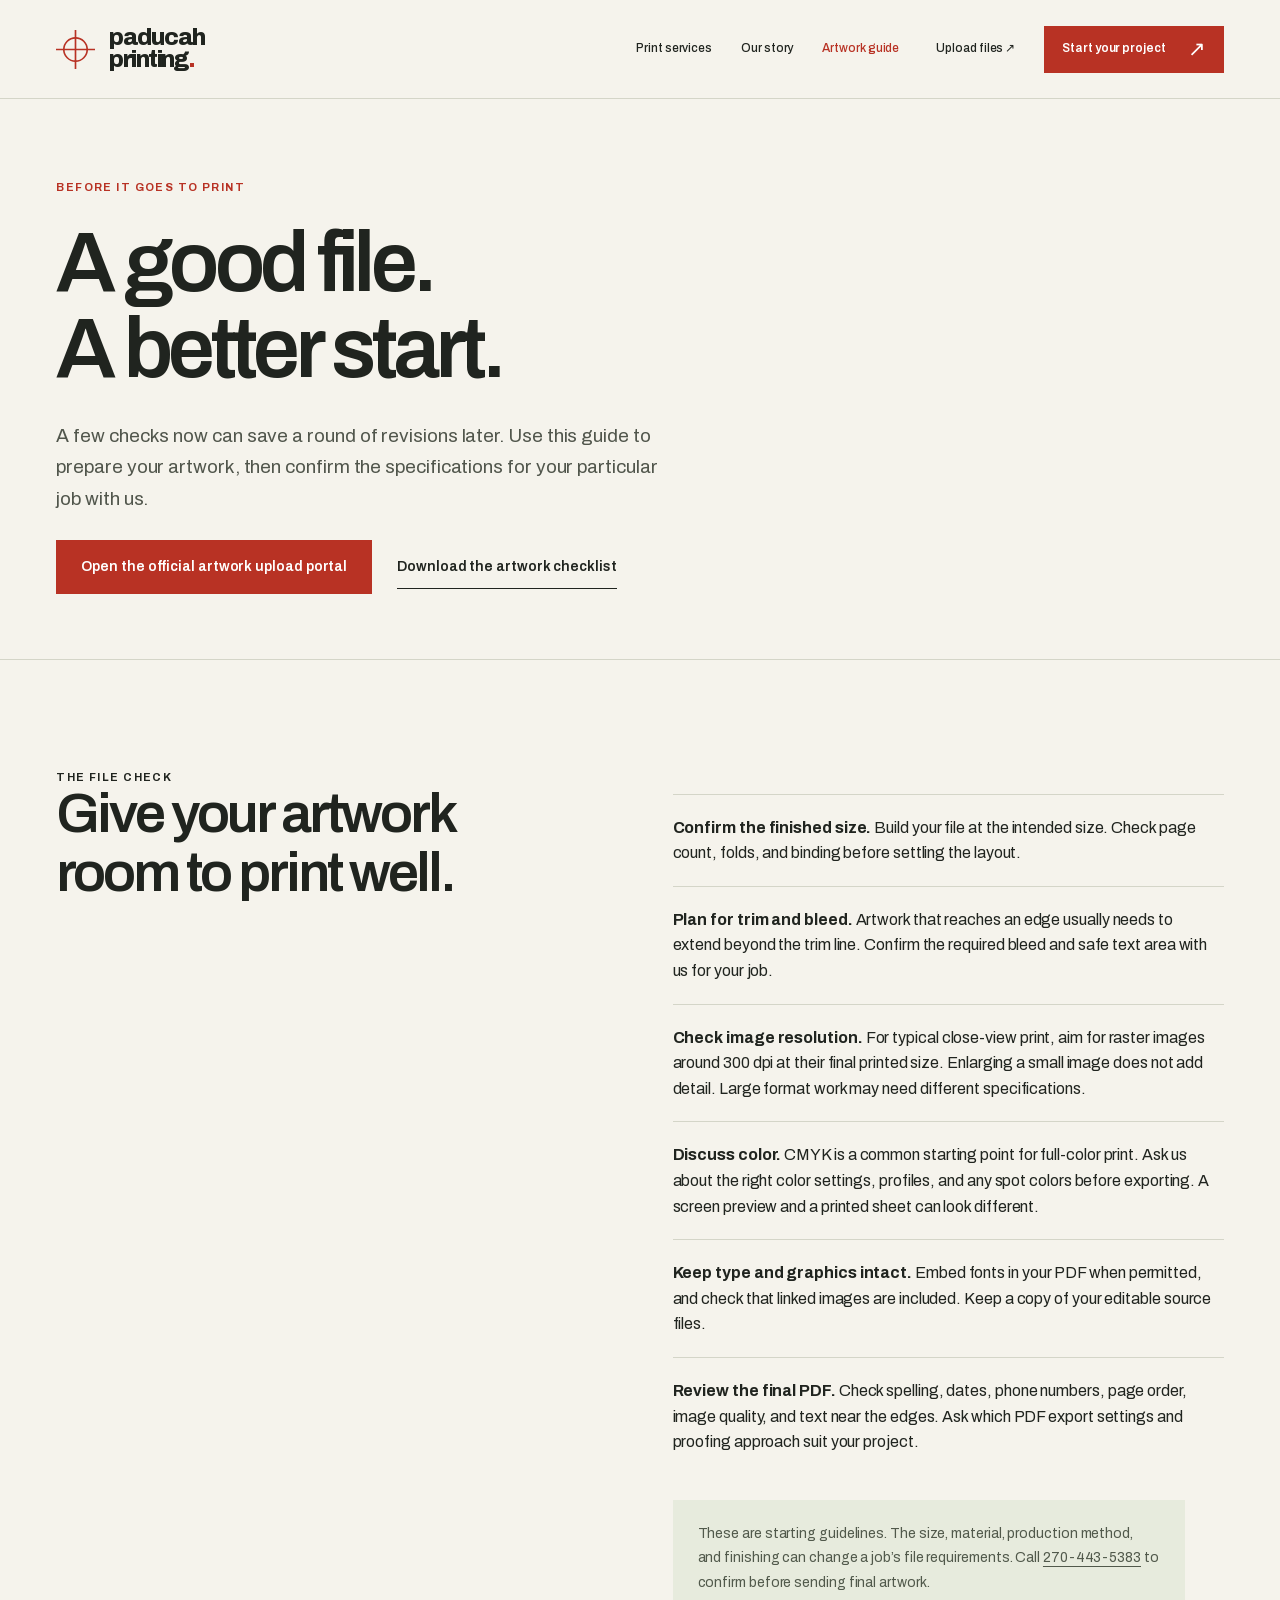
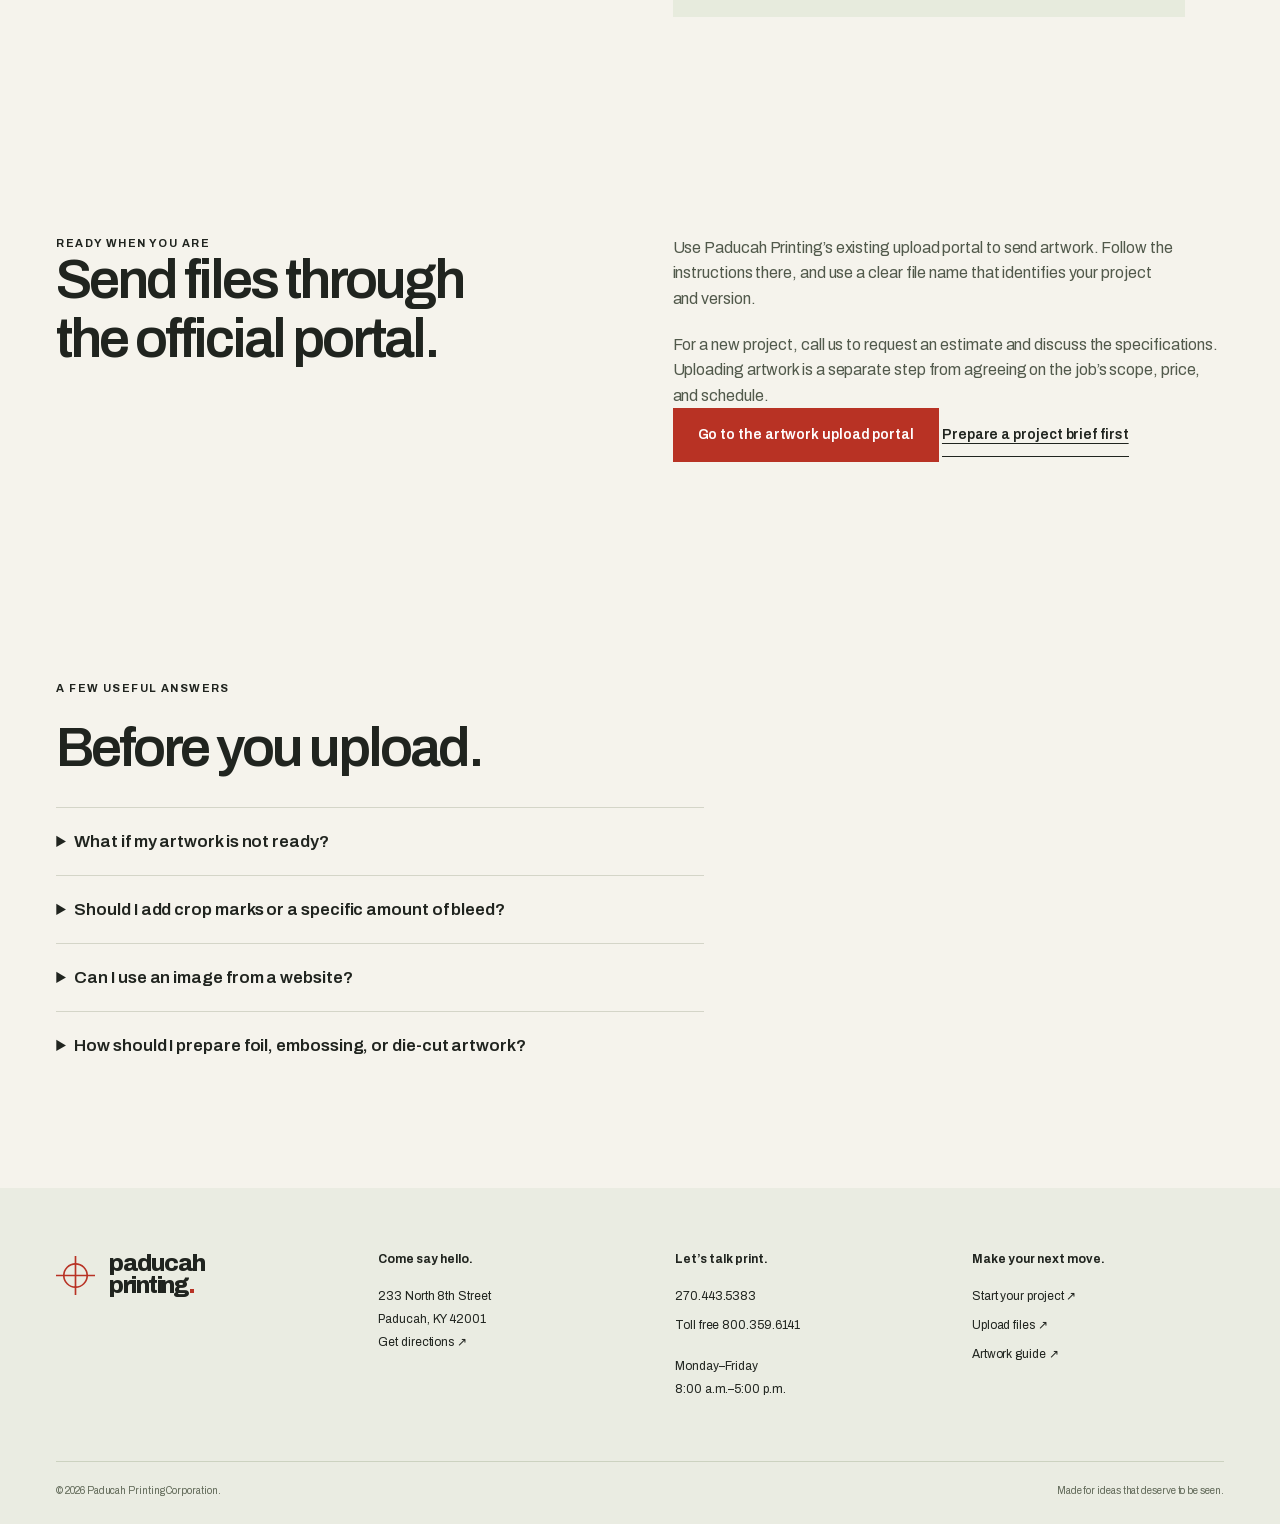
<file: artwork.html>
<!doctype html><html lang="en"><head><meta charset="utf-8"><meta name="viewport" content="width=device-width, initial-scale=1"><meta name="theme-color" content="#f5f3ec"><title>Artwork Guide | Paducah Printing</title><meta name="description" content="Prepare your print-ready PDF, check artwork, and send files to Paducah Printing through the official upload portal."><meta name="robots" content="noindex, nofollow"><meta property="og:title" content="Artwork Guide | Paducah Printing"><meta property="og:description" content="Prepare your print-ready PDF, check artwork, and send files to Paducah Printing through the official upload portal."><meta property="og:type" content="website"><link rel="canonical" href="https://omniaintelligenceteam-ctrl.github.io/paducah-printing-demo/artwork.html"><meta property="og:url" content="https://omniaintelligenceteam-ctrl.github.io/paducah-printing-demo/artwork.html"><meta property="og:site_name" content="Paducah Printing"><meta property="og:locale" content="en_US"><meta property="og:image" content="https://omniaintelligenceteam-ctrl.github.io/paducah-printing-demo/assets/og-card.jpg"><meta property="og:image:width" content="1200"><meta property="og:image:height" content="630"><meta property="og:image:type" content="image/jpeg"><meta property="og:image:alt" content="Paducah Printing — Make a lasting impression. Printed booklets, brochures and cards in red, green and ivory."><meta name="twitter:card" content="summary_large_image"><meta name="twitter:image" content="https://omniaintelligenceteam-ctrl.github.io/paducah-printing-demo/assets/og-card.jpg"><meta name="twitter:image:alt" content="Paducah Printing — Make a lasting impression. Printed booklets, brochures and cards in red, green and ivory."><link rel="icon" type="image/svg+xml" href="assets/favicon.svg"><link rel="icon" type="image/png" sizes="32x32" href="assets/favicon-32.png"><link rel="apple-touch-icon" href="assets/apple-touch-icon.png"><link rel="preload" href="assets/archivo.woff2" as="font" type="font/woff2" crossorigin><link rel="stylesheet" href="assets/fonts.css"><link rel="stylesheet" href="assets/scrollcraft.css"><link rel="stylesheet" href="assets/site.css?v=85fb548d7ef9"><script src="assets/scrollcraft.js" defer></script><script src="assets/site.js?v=85fb548d7ef9" defer></script></head><body class="page-artwork"><a class="skip-link" href="#main">Skip to content</a><header class="site-header"><div class="container header-inner"><a href="index.html" class="brand" aria-label="Paducah Printing home"><svg viewBox="0 0 40 40" aria-hidden="true"><circle cx="20" cy="20" r="12"/><path d="M20 0v40M0 20h40"/></svg><span>paducah<br>printing<span class="brand-dot">.</span></span></a><button class="menu-toggle" aria-label="Open menu" aria-expanded="false" aria-controls="site-nav"><span></span><span></span></button><nav id="site-nav" aria-label="Main navigation"><a href="services.html">Print services</a><a href="about.html">Our story</a><a href="artwork.html" aria-current="page">Artwork guide</a><a class="upload-link" href="https://paducahprintingcorp.com/ftp">Upload files <span aria-hidden="true">↗</span></a><a class="button button-small" href="contact.html#project-brief">Start your project <span aria-hidden="true">↗</span></a></nav></div></header><main id="main">
  <section class="page-hero">
    <div class="container">
      <p class="eyebrow">Before it goes to print</p>
      <h1>A good file.<br>A better start.</h1>
      <p class="lede">A few checks now can save a round of revisions later. Use this guide to prepare your artwork, then confirm the specifications for your particular job with us.</p>
      <a class="button" href="https://paducahprintingcorp.com/ftp">Open the official artwork upload portal</a>
      <a class="text-link" href="assets/artwork-checklist.txt" download>Download the artwork checklist</a>
    </div>
  </section>

  <section class="section" aria-labelledby="artwork-checks-title">
    <div class="container split">
      <div>
        <p class="eyebrow">The file check</p>
        <h2 id="artwork-checks-title">Give your artwork room to print well.</h2>
      </div>
      <div class="prose">
        <ol class="rule-list">
          <li><strong>Confirm the finished size.</strong> Build your file at the intended size. Check page count, folds, and binding before settling the layout.</li>
          <li><strong>Plan for trim and bleed.</strong> Artwork that reaches an edge usually needs to extend beyond the trim line. Confirm the required bleed and safe text area with us for your job.</li>
          <li><strong>Check image resolution.</strong> For typical close-view print, aim for raster images around 300 dpi at their final printed size. Enlarging a small image does not add detail. Large format work may need different specifications.</li>
          <li><strong>Discuss color.</strong> CMYK is a common starting point for full-color print. Ask us about the right color settings, profiles, and any spot colors before exporting. A screen preview and a printed sheet can look different.</li>
          <li><strong>Keep type and graphics intact.</strong> Embed fonts in your PDF when permitted, and check that linked images are included. Keep a copy of your editable source files.</li>
          <li><strong>Review the final PDF.</strong> Check spelling, dates, phone numbers, page order, image quality, and text near the edges. Ask which PDF export settings and proofing approach suit your project.</li>
        </ol>
        <p class="note">These are starting guidelines. The size, material, production method, and finishing can change a job’s file requirements. Call <a href="tel:+12704435383">270-443-5383</a> to confirm before sending final artwork.</p>
      </div>
    </div>
  </section>

  <section class="section" aria-labelledby="send-artwork-title">
    <div class="container split">
      <div>
        <p class="eyebrow">Ready when you are</p>
        <h2 id="send-artwork-title">Send files through the official portal.</h2>
      </div>
      <div class="prose">
        <p>Use Paducah Printing’s existing upload portal to send artwork. Follow the instructions there, and use a clear file name that identifies your project and version.</p>
        <p>For a new project, call us to request an estimate and discuss the specifications. Uploading artwork is a separate step from agreeing on the job’s scope, price, and schedule.</p>
        <a class="button" href="https://paducahprintingcorp.com/ftp">Go to the artwork upload portal</a>
        <a class="text-link" href="contact.html#project-brief">Prepare a project brief first</a>
      </div>
    </div>
  </section>

  <section class="section" aria-labelledby="artwork-faq-title">
    <div class="container">
      <p class="eyebrow">A few useful answers</p>
      <h2 id="artwork-faq-title">Before you upload.</h2>
      <div class="prose">
        <details>
          <summary>What if my artwork is not ready?</summary>
          <p>Start with a call. Design services through Horizon Media Group can help with a new layout or preparing existing artwork. Tell us what you have and what you want to make.</p>
        </details>
        <details>
          <summary>Should I add crop marks or a specific amount of bleed?</summary>
          <p>Confirm those settings with us for your project. The appropriate export settings depend on the finished size, printing method, and any folding, binding, or specialty finishing.</p>
        </details>
        <details>
          <summary>Can I use an image from a website?</summary>
          <p>Use the original, highest-resolution file you have permission to reproduce. A small web image or screenshot may look soft in print. Check its resolution at the size it will actually appear.</p>
        </details>
        <details>
          <summary>How should I prepare foil, embossing, or die-cut artwork?</summary>
          <p>Discuss those details before finalizing the file. Ask how to supply the artwork for each finish and where it should sit in relation to folds, trim, and printed content.</p>
        </details>
      </div>
    </div>
  </section>
</main>
<footer class="site-footer"><div class="container footer-grid"><a href="index.html" class="brand footer-brand" aria-label="Paducah Printing home"><svg viewBox="0 0 40 40" aria-hidden="true"><circle cx="20" cy="20" r="12"/><path d="M20 0v40M0 20h40"/></svg><span>paducah<br>printing<span class="brand-dot">.</span></span></a><div><h2>Come say hello.</h2><address>233 North 8th Street<br>Paducah, KY 42001</address><a href="https://www.google.com/maps/search/?api=1&query=233+North+8th+Street+Paducah+KY+42001">Get directions ↗</a></div><div><h2>Let’s talk print.</h2><a href="tel:+12704435383">270.443.5383</a><a href="tel:+18003596141">Toll free 800.359.6141</a><p>Monday–Friday<br>8:00 a.m.–5:00 p.m.</p></div><div><h2>Make your next move.</h2><a href="contact.html#project-brief">Start your project ↗</a><a href="https://paducahprintingcorp.com/ftp">Upload files ↗</a><a href="artwork.html">Artwork guide ↗</a></div></div><div class="container footer-bottom"><span>© 2026 Paducah Printing Corporation.</span><span>Made for ideas that deserve to be seen.</span></div></footer></body></html>
</file>
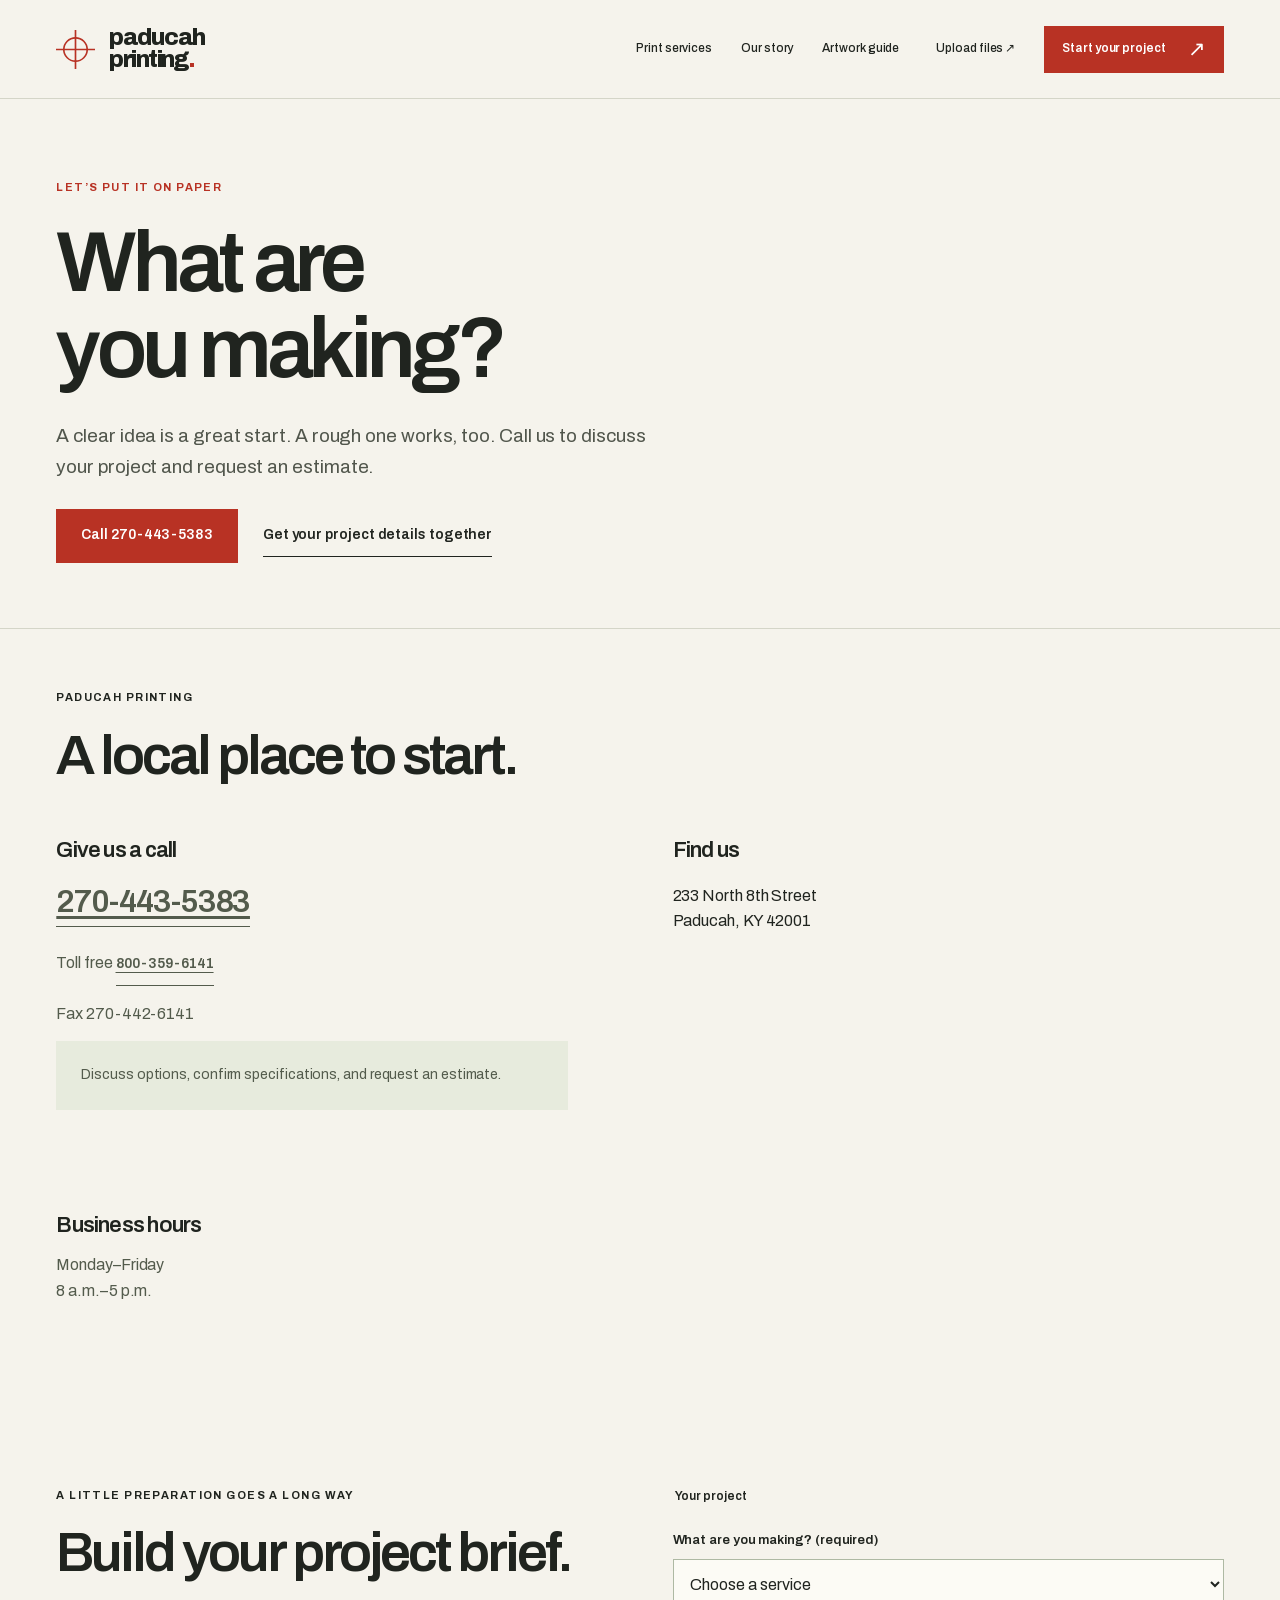
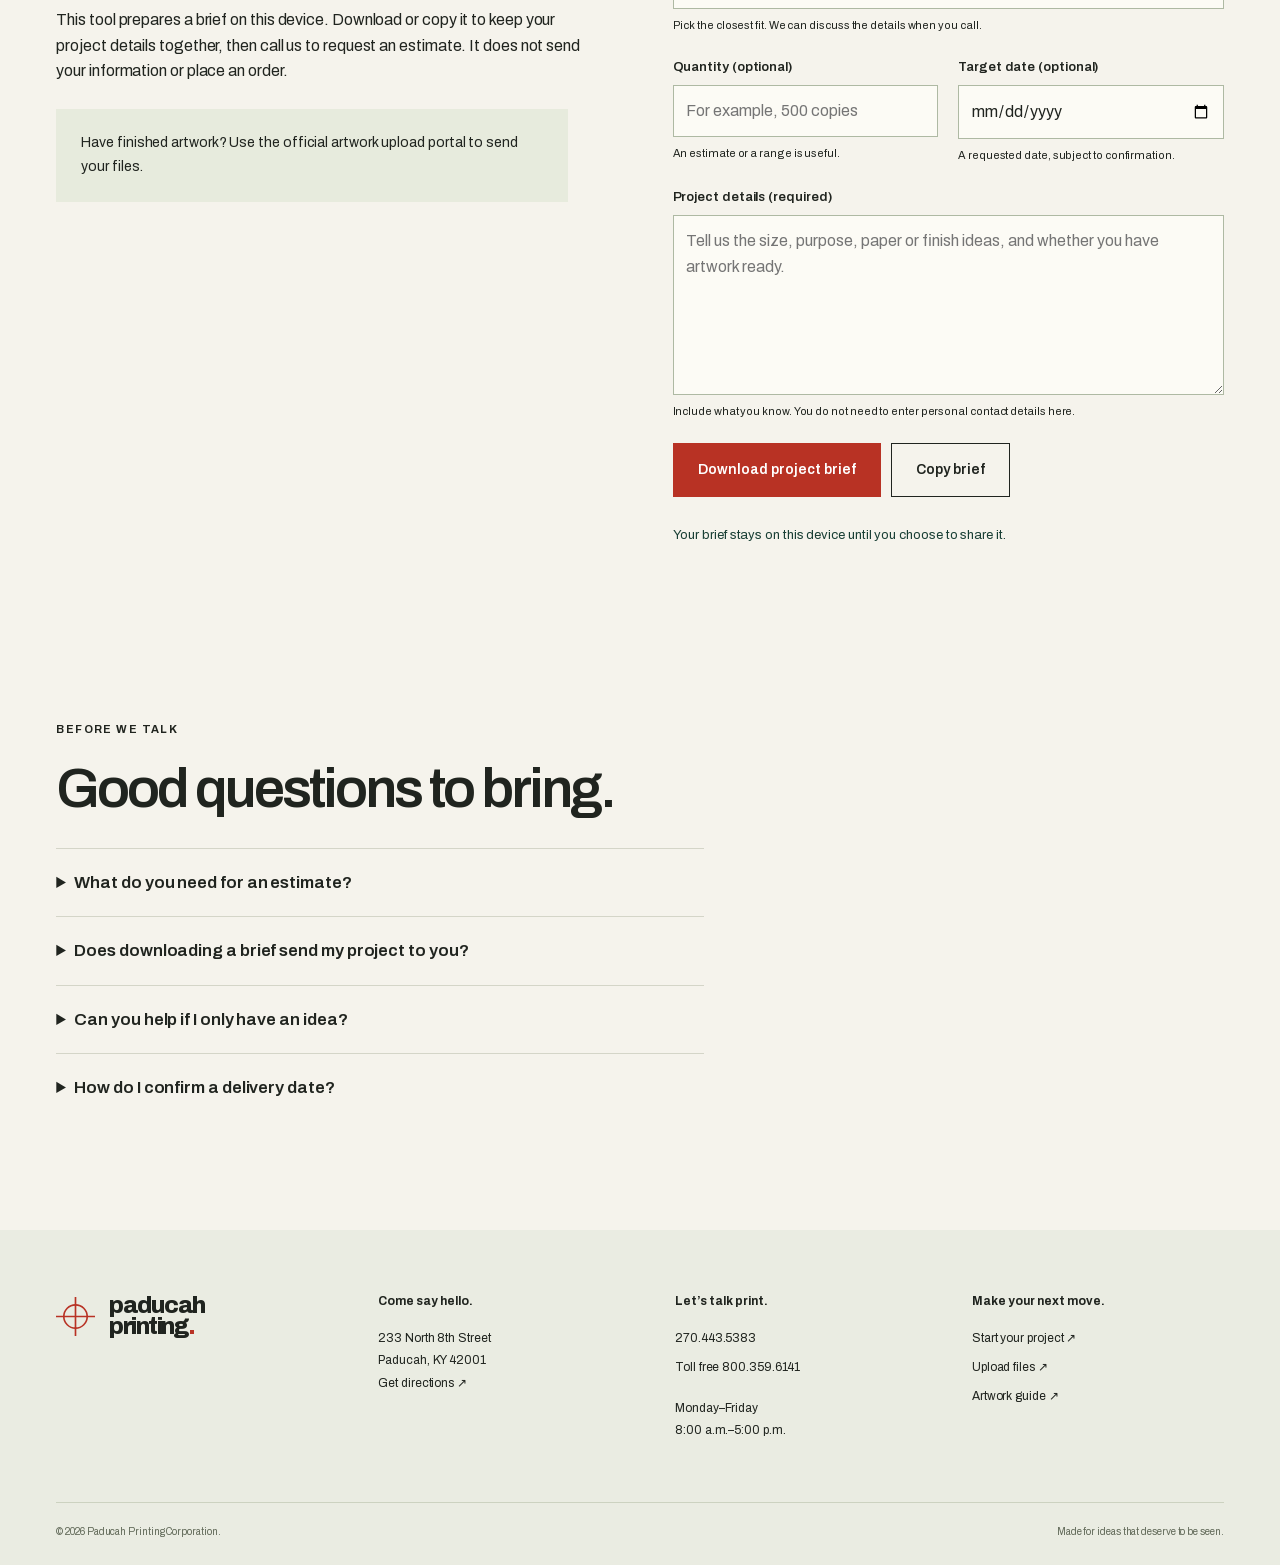
<file: contact.html>
<!doctype html><html lang="en"><head><meta charset="utf-8"><meta name="viewport" content="width=device-width, initial-scale=1"><meta name="theme-color" content="#f5f3ec"><title>Start Your Project | Paducah Printing</title><meta name="description" content="Prepare your project brief and talk with Paducah Printing about your next print project. Call 270.443.5383."><meta name="robots" content="noindex, nofollow"><meta property="og:title" content="Start Your Project | Paducah Printing"><meta property="og:description" content="Prepare your project brief and talk with Paducah Printing about your next print project. Call 270.443.5383."><meta property="og:type" content="website"><link rel="canonical" href="https://omniaintelligenceteam-ctrl.github.io/paducah-printing-demo/contact.html"><meta property="og:url" content="https://omniaintelligenceteam-ctrl.github.io/paducah-printing-demo/contact.html"><meta property="og:site_name" content="Paducah Printing"><meta property="og:locale" content="en_US"><meta property="og:image" content="https://omniaintelligenceteam-ctrl.github.io/paducah-printing-demo/assets/og-card.jpg"><meta property="og:image:width" content="1200"><meta property="og:image:height" content="630"><meta property="og:image:type" content="image/jpeg"><meta property="og:image:alt" content="Paducah Printing — Make a lasting impression. Printed booklets, brochures and cards in red, green and ivory."><meta name="twitter:card" content="summary_large_image"><meta name="twitter:image" content="https://omniaintelligenceteam-ctrl.github.io/paducah-printing-demo/assets/og-card.jpg"><meta name="twitter:image:alt" content="Paducah Printing — Make a lasting impression. Printed booklets, brochures and cards in red, green and ivory."><link rel="icon" type="image/svg+xml" href="assets/favicon.svg"><link rel="icon" type="image/png" sizes="32x32" href="assets/favicon-32.png"><link rel="apple-touch-icon" href="assets/apple-touch-icon.png"><link rel="preload" href="assets/archivo.woff2" as="font" type="font/woff2" crossorigin><link rel="stylesheet" href="assets/fonts.css"><link rel="stylesheet" href="assets/scrollcraft.css"><link rel="stylesheet" href="assets/site.css?v=85fb548d7ef9"><script src="assets/scrollcraft.js" defer></script><script src="assets/site.js?v=85fb548d7ef9" defer></script></head><body class="page-contact"><a class="skip-link" href="#main">Skip to content</a><header class="site-header"><div class="container header-inner"><a href="index.html" class="brand" aria-label="Paducah Printing home"><svg viewBox="0 0 40 40" aria-hidden="true"><circle cx="20" cy="20" r="12"/><path d="M20 0v40M0 20h40"/></svg><span>paducah<br>printing<span class="brand-dot">.</span></span></a><button class="menu-toggle" aria-label="Open menu" aria-expanded="false" aria-controls="site-nav"><span></span><span></span></button><nav id="site-nav" aria-label="Main navigation"><a href="services.html">Print services</a><a href="about.html">Our story</a><a href="artwork.html">Artwork guide</a><a class="upload-link" href="https://paducahprintingcorp.com/ftp">Upload files <span aria-hidden="true">↗</span></a><a class="button button-small" href="contact.html#project-brief">Start your project <span aria-hidden="true">↗</span></a></nav></div></header><main id="main">
  <section class="page-hero">
    <div class="container">
      <p class="eyebrow">Let’s put it on paper</p>
      <h1>What are<br>you making?</h1>
      <p class="lede">A clear idea is a great start. A rough one works, too. Call us to discuss your project and request an estimate.</p>
      <a class="button" href="tel:+12704435383">Call 270-443-5383</a>
      <a class="text-link" href="#project-brief">Get your project details together</a>
    </div>
  </section>

  <section class="section" aria-labelledby="contact-title">
    <div class="container">
      <p class="eyebrow">Paducah Printing</p>
      <h2 id="contact-title">A local place to start.</h2>
      <div class="contact-grid">
        <div>
          <h3>Give us a call</h3>
          <p><a class="text-link phone-link" href="tel:+12704435383">270-443-5383</a></p>
          <p>Toll free <a class="text-link" href="tel:+18003596141">800-359-6141</a></p>
          <p>Fax 270-442-6141</p>
          <p class="note">Discuss options, confirm specifications, and request an estimate.</p>
        </div>
        <div>
          <h3>Find us</h3>
          <address>233 North 8th Street<br>Paducah, KY 42001</address>
        </div>
        <div>
          <h3>Business hours</h3>
          <p>Monday–Friday<br>8 a.m.–5 p.m.</p>
        </div>
      </div>
    </div>
  </section>

  <section class="section" id="project-brief" aria-labelledby="brief-title">
    <div class="container split">
      <div>
        <p class="eyebrow">A little preparation goes a long way</p>
        <h2 id="brief-title">Build your project brief.</h2>
        <p id="brief-help">This tool prepares a brief on this device. Download or copy it to keep your project details together, then call us to request an estimate. It does not send your information or place an order.</p>
        <p class="note">Have finished artwork? Use the <a href="https://paducahprintingcorp.com/ftp">official artwork upload portal</a> to send your files.</p>
      </div>
      <div>
        <form id="project-form" method="post" aria-describedby="brief-help">
          <fieldset id="project-fields" disabled>
            <legend>Your project</legend>
            <div class="field">
              <label for="project-service">What are you making? <span>(required)</span></label>
              <select id="project-service" name="service" required aria-describedby="service-help">
                <option value="">Choose a service</option>
                <option value="business-printing">Business printing</option>
                <option value="brochures-booklets">Brochures &amp; booklets</option>
                <option value="signs-banners">Signs &amp; banners</option>
                <option value="direct-mail">Direct mail</option>
                <option value="specialty-finishes">Specialty finishes</option>
                <option value="design">Design</option>
                <option value="not-sure">Not sure yet</option>
              </select>
              <p class="note" id="service-help">Pick the closest fit. We can discuss the details when you call.</p>
            </div>
            <div class="field-grid">
              <div class="field">
                <label for="project-quantity">Quantity <span>(optional)</span></label>
                <input id="project-quantity" name="quantity" type="text" maxlength="100" aria-describedby="quantity-help" placeholder="For example, 500 copies">
                <p class="note" id="quantity-help">An estimate or a range is useful.</p>
              </div>
              <div class="field">
                <label for="project-deadline">Target date <span>(optional)</span></label>
                <input id="project-deadline" name="deadline" type="date" aria-describedby="deadline-help">
                <p class="note" id="deadline-help">A requested date, subject to confirmation.</p>
              </div>
            </div>
            <div class="field">
              <label for="project-details">Project details <span>(required)</span></label>
              <textarea id="project-details" name="details" rows="6" maxlength="4000" required aria-describedby="details-help" placeholder="Tell us the size, purpose, paper or finish ideas, and whether you have artwork ready."></textarea>
              <p class="note" id="details-help">Include what you know. You do not need to enter personal contact details here.</p>
            </div>
            <button class="button" type="submit">Download project brief</button>
            <button class="button button-outline" id="copy-brief" type="button">Copy brief</button>
          </fieldset>
          <output id="brief-status" role="status" aria-live="polite" aria-atomic="true">The brief tool needs JavaScript. You can also call us with your project details.</output>
        </form>
      </div>
    </div>
  </section>

  <section class="section" aria-labelledby="contact-faq-title">
    <div class="container">
      <p class="eyebrow">Before we talk</p>
      <h2 id="contact-faq-title">Good questions to bring.</h2>
      <div class="prose">
        <details>
          <summary>What do you need for an estimate?</summary>
          <p>Start with the type of piece, quantity, finished size, number of pages or printed sides, and your target date. Paper, color, finishing, design, and mailing needs help fill in the picture. It is fine if some details are still undecided.</p>
        </details>
        <details>
          <summary>Does downloading a brief send my project to you?</summary>
          <p>No. The brief is prepared on this device for you to keep or copy. Call <a href="tel:+12704435383">270-443-5383</a> to discuss the project and request an estimate. Send artwork separately through the <a href="https://paducahprintingcorp.com/ftp">official upload portal</a>.</p>
        </details>
        <details>
          <summary>Can you help if I only have an idea?</summary>
          <p>Yes. Tell us what the piece needs to do and what material you already have. We can discuss print options and design services through Horizon Media Group.</p>
        </details>
        <details>
          <summary>How do I confirm a delivery date?</summary>
          <p>Call to discuss the schedule for your specific job. Quantity, artwork readiness, proofing, materials, and finishing all belong in that conversation. The date in your project brief is a request.</p>
        </details>
      </div>
    </div>
  </section>
</main>
<footer class="site-footer"><div class="container footer-grid"><a href="index.html" class="brand footer-brand" aria-label="Paducah Printing home"><svg viewBox="0 0 40 40" aria-hidden="true"><circle cx="20" cy="20" r="12"/><path d="M20 0v40M0 20h40"/></svg><span>paducah<br>printing<span class="brand-dot">.</span></span></a><div><h2>Come say hello.</h2><address>233 North 8th Street<br>Paducah, KY 42001</address><a href="https://www.google.com/maps/search/?api=1&query=233+North+8th+Street+Paducah+KY+42001">Get directions ↗</a></div><div><h2>Let’s talk print.</h2><a href="tel:+12704435383">270.443.5383</a><a href="tel:+18003596141">Toll free 800.359.6141</a><p>Monday–Friday<br>8:00 a.m.–5:00 p.m.</p></div><div><h2>Make your next move.</h2><a href="contact.html#project-brief">Start your project ↗</a><a href="https://paducahprintingcorp.com/ftp">Upload files ↗</a><a href="artwork.html">Artwork guide ↗</a></div></div><div class="container footer-bottom"><span>© 2026 Paducah Printing Corporation.</span><span>Made for ideas that deserve to be seen.</span></div></footer></body></html>
</file>
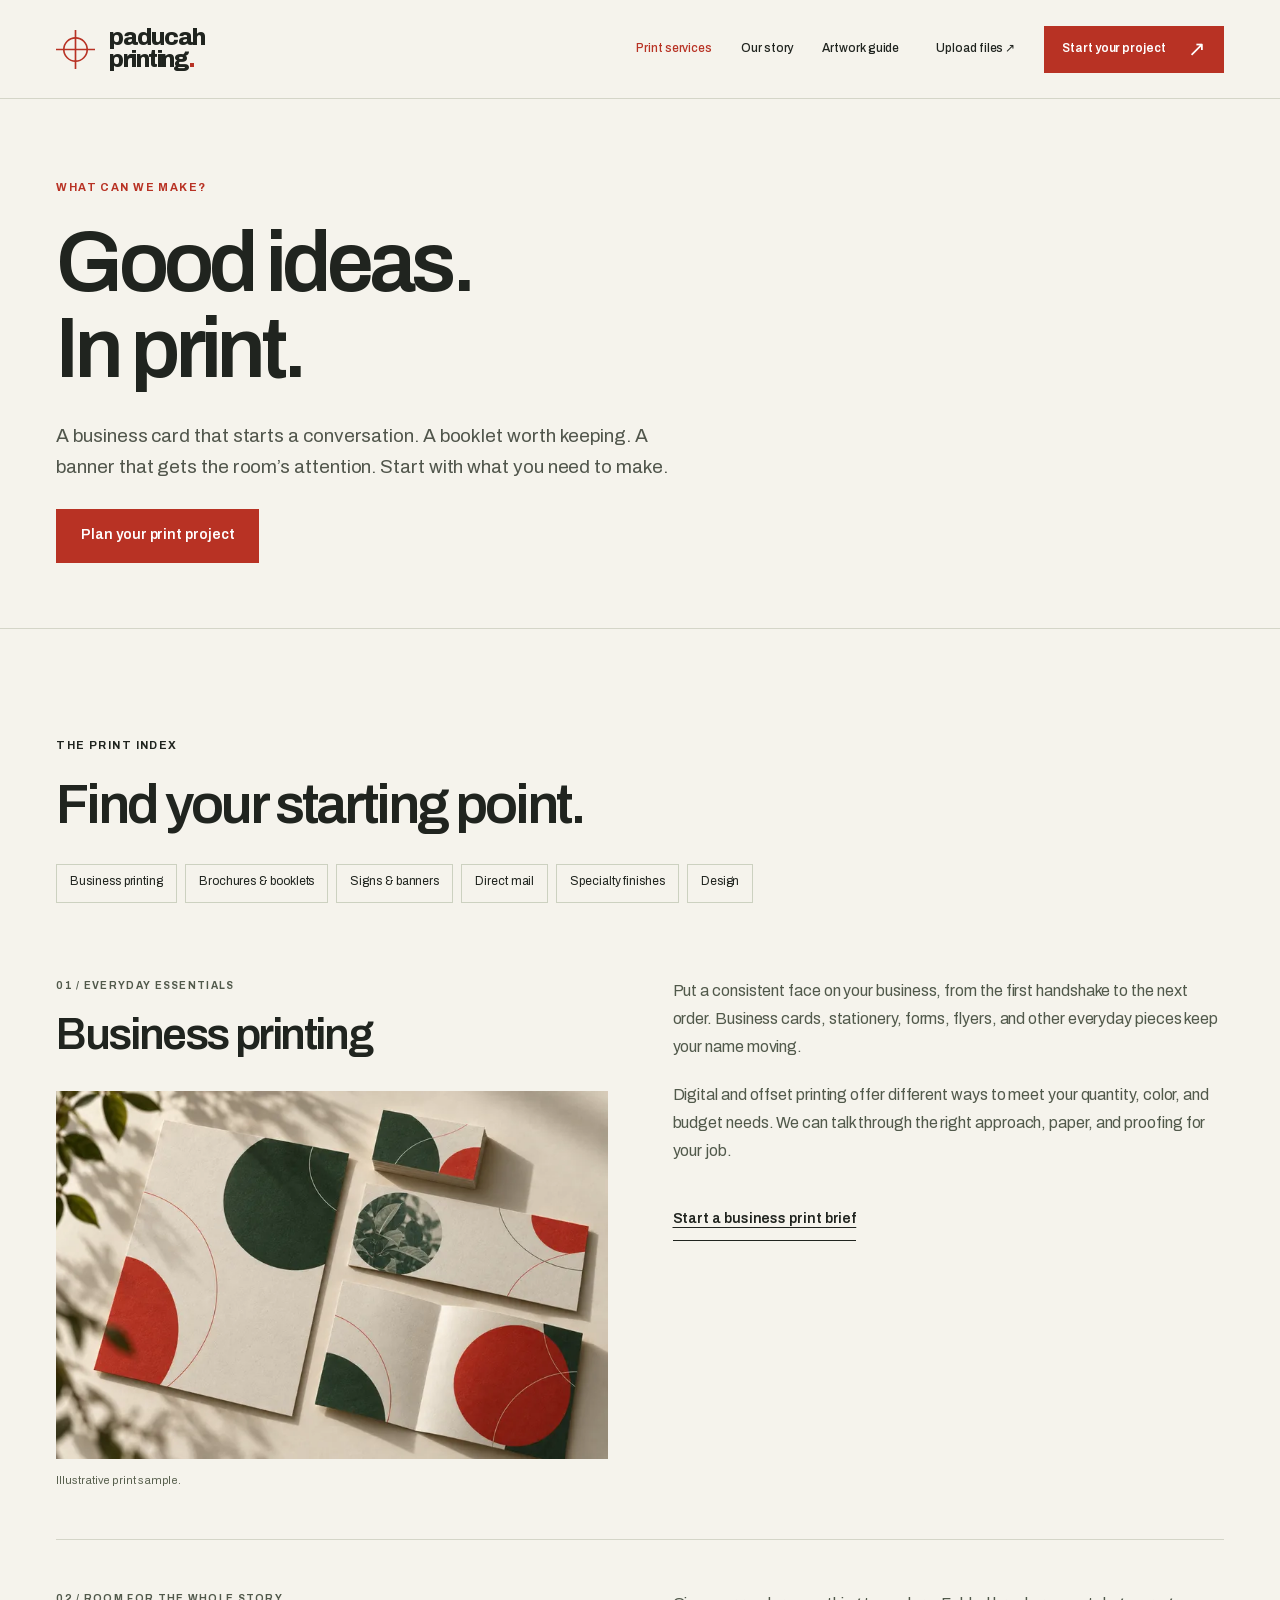
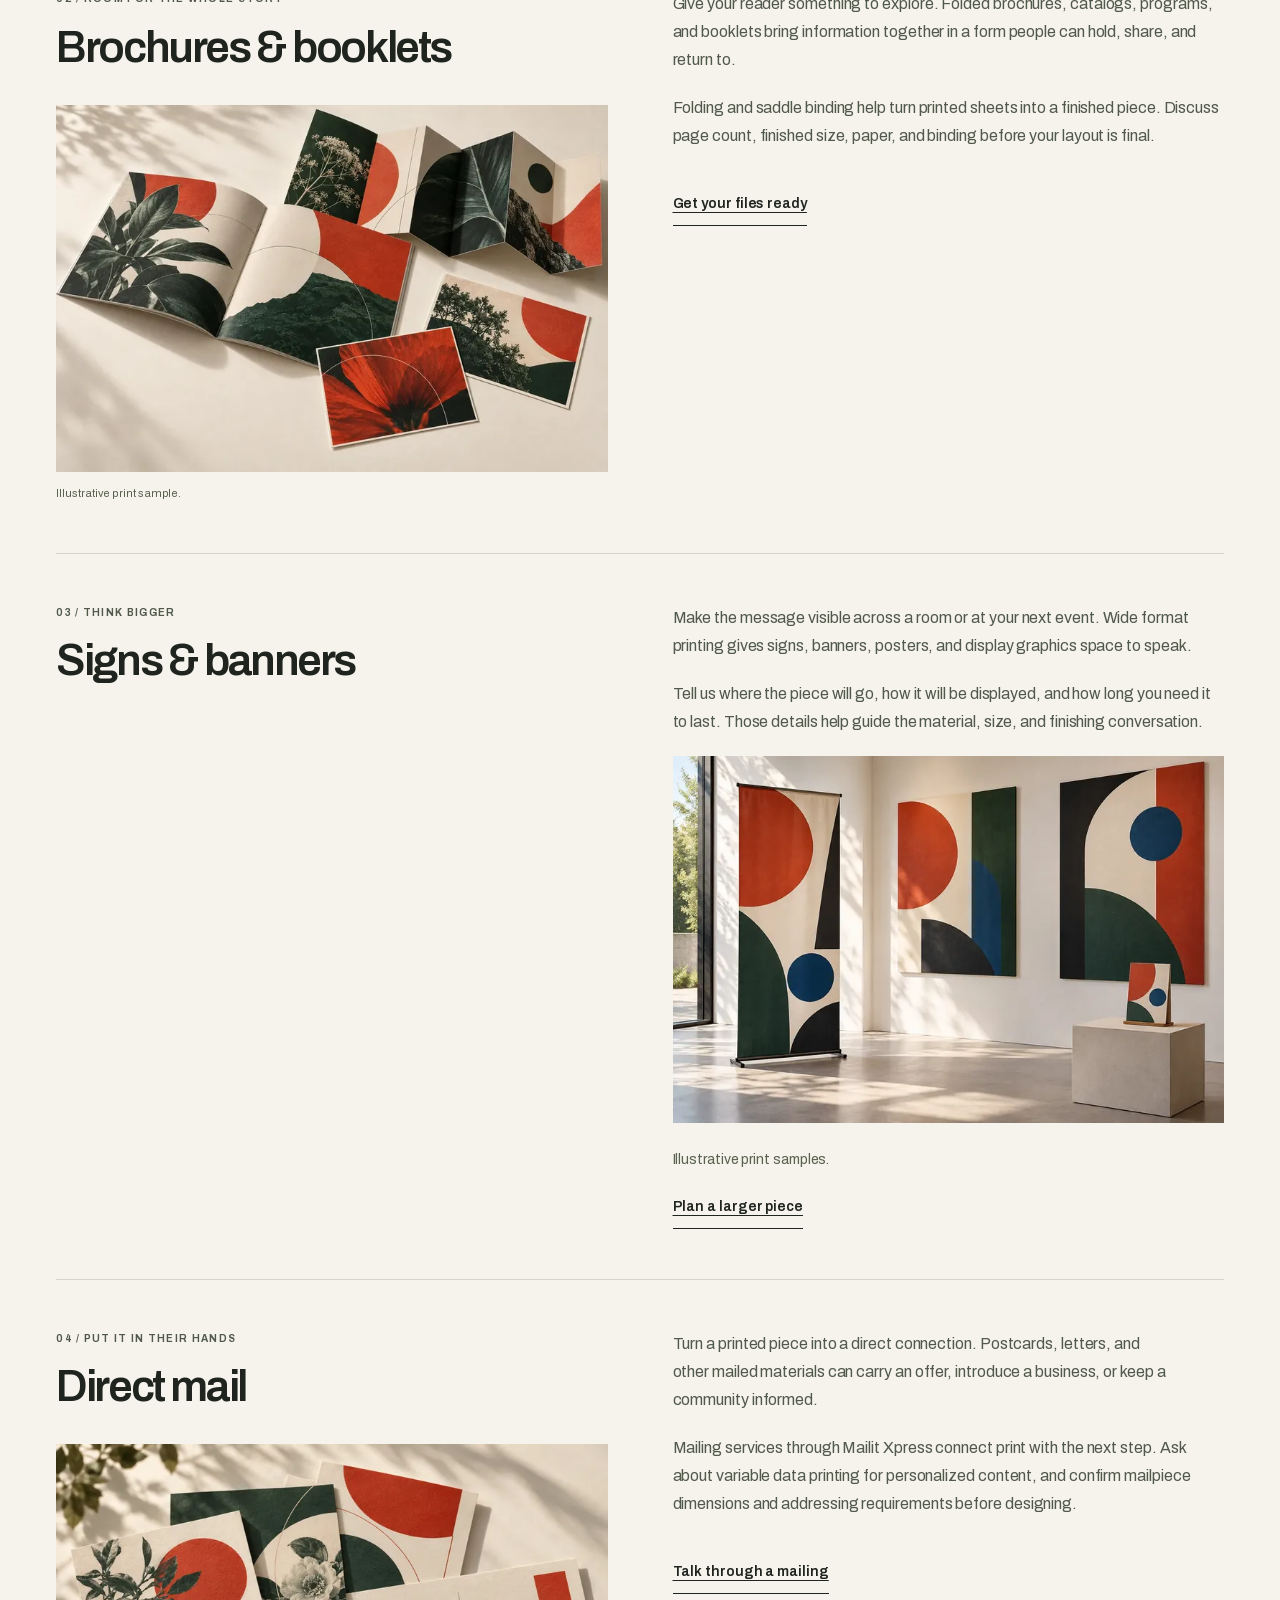
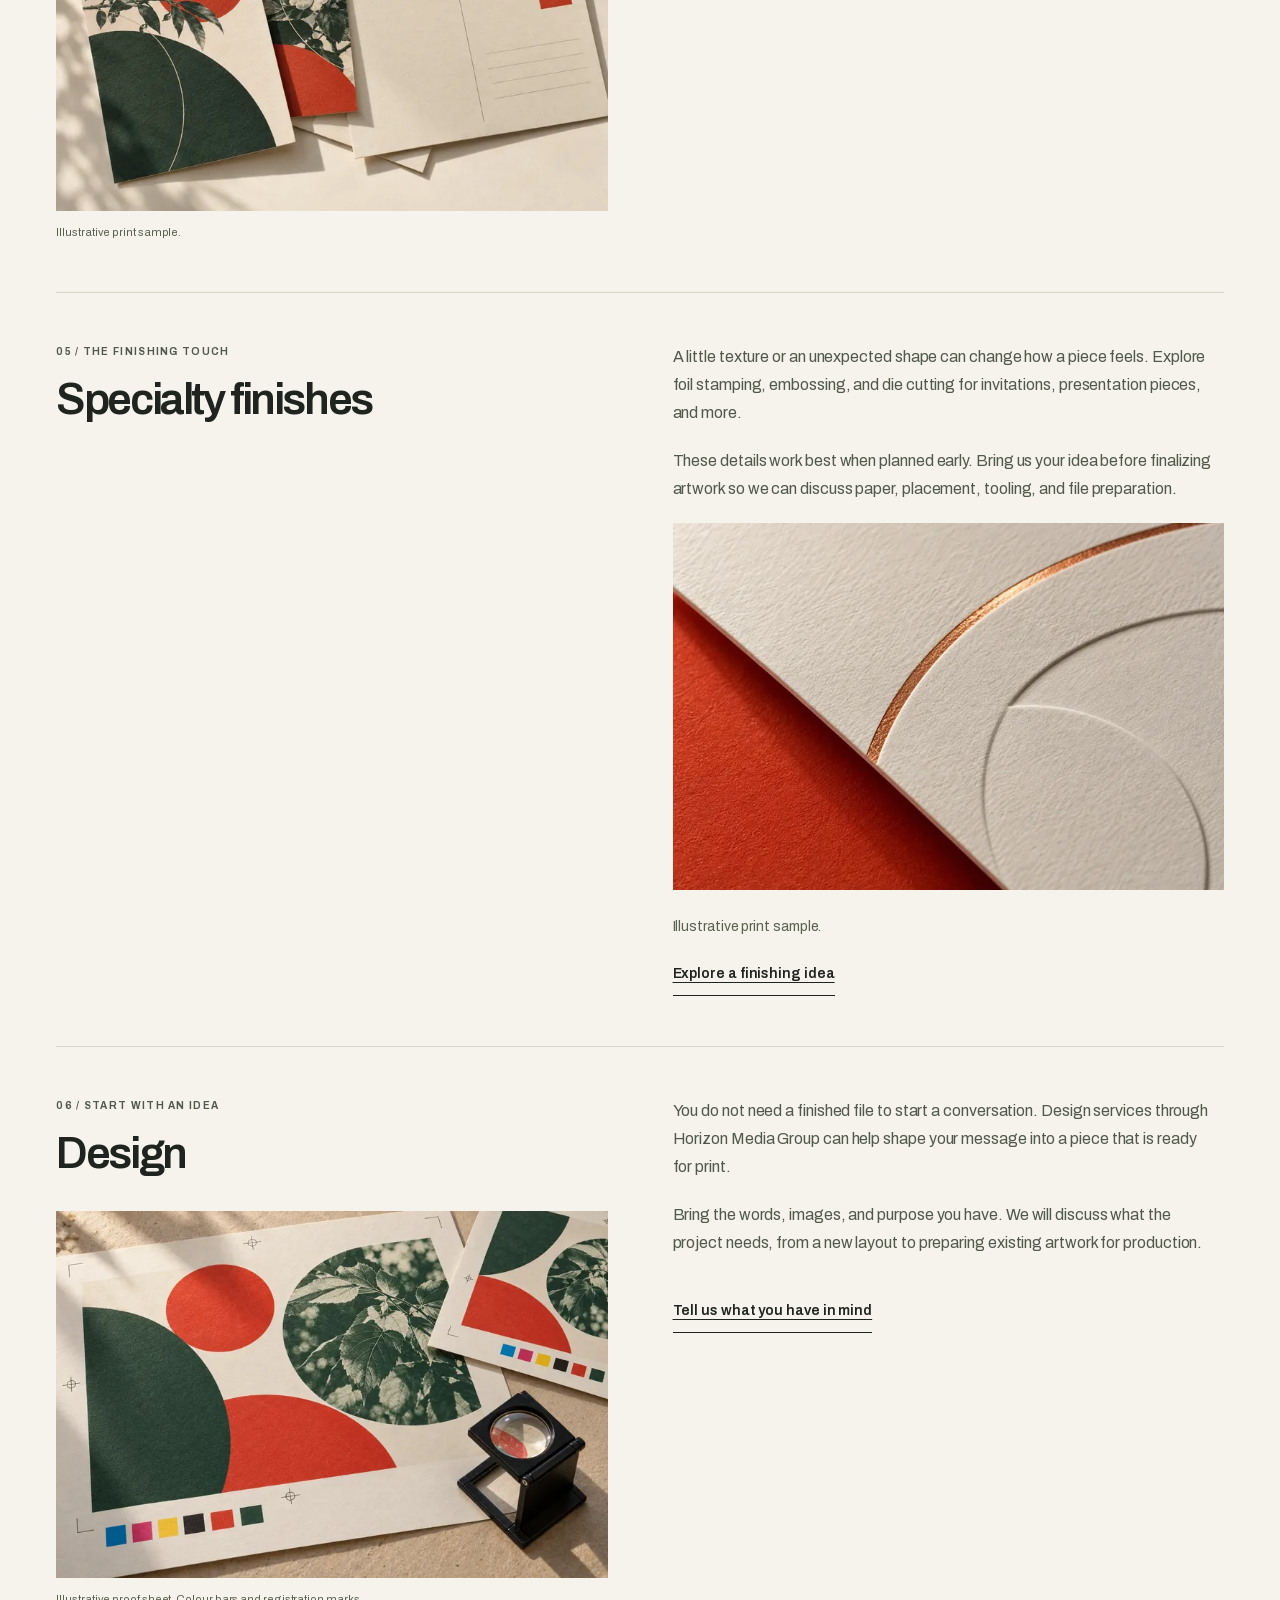
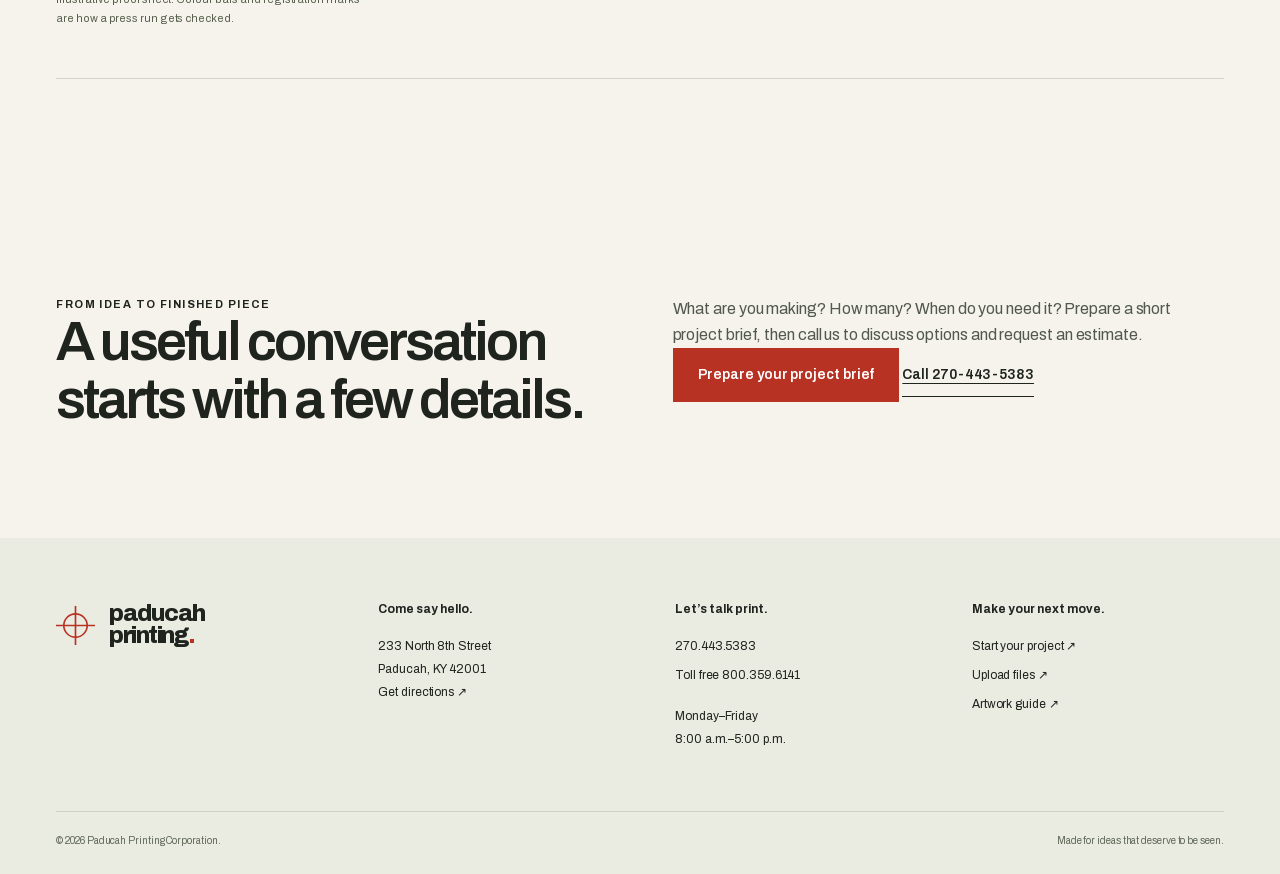
<file: services.html>
<!doctype html><html lang="en"><head><meta charset="utf-8"><meta name="viewport" content="width=device-width, initial-scale=1"><meta name="theme-color" content="#f5f3ec"><title>Print Services | Paducah Printing</title><meta name="description" content="Explore business printing, brochures, booklets, signs, banners, direct mail, specialty finishes, and creative services."><meta name="robots" content="noindex, nofollow"><meta property="og:title" content="Print Services | Paducah Printing"><meta property="og:description" content="Explore business printing, brochures, booklets, signs, banners, direct mail, specialty finishes, and creative services."><meta property="og:type" content="website"><link rel="canonical" href="https://omniaintelligenceteam-ctrl.github.io/paducah-printing-demo/services.html"><meta property="og:url" content="https://omniaintelligenceteam-ctrl.github.io/paducah-printing-demo/services.html"><meta property="og:site_name" content="Paducah Printing"><meta property="og:locale" content="en_US"><meta property="og:image" content="https://omniaintelligenceteam-ctrl.github.io/paducah-printing-demo/assets/og-card.jpg"><meta property="og:image:width" content="1200"><meta property="og:image:height" content="630"><meta property="og:image:type" content="image/jpeg"><meta property="og:image:alt" content="Paducah Printing — Make a lasting impression. Printed booklets, brochures and cards in red, green and ivory."><meta name="twitter:card" content="summary_large_image"><meta name="twitter:image" content="https://omniaintelligenceteam-ctrl.github.io/paducah-printing-demo/assets/og-card.jpg"><meta name="twitter:image:alt" content="Paducah Printing — Make a lasting impression. Printed booklets, brochures and cards in red, green and ivory."><link rel="icon" type="image/svg+xml" href="assets/favicon.svg"><link rel="icon" type="image/png" sizes="32x32" href="assets/favicon-32.png"><link rel="apple-touch-icon" href="assets/apple-touch-icon.png"><link rel="preload" href="assets/archivo.woff2" as="font" type="font/woff2" crossorigin><link rel="stylesheet" href="assets/fonts.css"><link rel="stylesheet" href="assets/scrollcraft.css"><link rel="stylesheet" href="assets/site.css?v=85fb548d7ef9"><script src="assets/scrollcraft.js" defer></script><script src="assets/site.js?v=85fb548d7ef9" defer></script></head><body class="page-services"><a class="skip-link" href="#main">Skip to content</a><header class="site-header"><div class="container header-inner"><a href="index.html" class="brand" aria-label="Paducah Printing home"><svg viewBox="0 0 40 40" aria-hidden="true"><circle cx="20" cy="20" r="12"/><path d="M20 0v40M0 20h40"/></svg><span>paducah<br>printing<span class="brand-dot">.</span></span></a><button class="menu-toggle" aria-label="Open menu" aria-expanded="false" aria-controls="site-nav"><span></span><span></span></button><nav id="site-nav" aria-label="Main navigation"><a href="services.html" aria-current="page">Print services</a><a href="about.html">Our story</a><a href="artwork.html">Artwork guide</a><a class="upload-link" href="https://paducahprintingcorp.com/ftp">Upload files <span aria-hidden="true">↗</span></a><a class="button button-small" href="contact.html#project-brief">Start your project <span aria-hidden="true">↗</span></a></nav></div></header><main id="main">
  <section class="page-hero">
    <div class="container">
      <p class="eyebrow">What can we make?</p>
      <h1>Good ideas.<br>In print.</h1>
      <p class="lede">A business card that starts a conversation. A booklet worth keeping. A banner that gets the room’s attention. Start with what you need to make.</p>
      <a class="button" href="contact.html#project-brief">Plan your print project</a>
    </div>
  </section>

  <section class="section" aria-labelledby="services-index-title">
    <div class="container">
      <p class="eyebrow">The print index</p>
      <h2 id="services-index-title">Find your starting point.</h2>
      <ul class="tag-list" aria-label="Jump to a service">
        <li><a href="#business-printing">Business printing</a></li>
        <li><a href="#brochures-booklets">Brochures &amp; booklets</a></li>
        <li><a href="#signs-banners">Signs &amp; banners</a></li>
        <li><a href="#direct-mail">Direct mail</a></li>
        <li><a href="#specialty-finishes">Specialty finishes</a></li>
        <li><a href="#design">Design</a></li>
      </ul>

      <article class="service-detail split" id="business-printing">
        <div>
          <p class="eyebrow">01 / Everyday essentials</p>
          <h2>Business printing</h2>
          <figure class="service-figure">
            <img src="assets/business-stationery.webp" srcset="assets/business-stationery-768.webp 768w, assets/business-stationery-1152.webp 1152w, assets/business-stationery.webp 1536w" sizes="(max-width: 850px) 100vw, 45vw" alt="Illustrative stationery set: a folder, a stack of business cards, an envelope and an open folded sheet, printed with deep green and red geometric shapes and a duotone leaf photograph" width="1536" height="1024" loading="lazy">
            <figcaption>Illustrative print sample.</figcaption>
          </figure>
        </div>
        <div class="prose">
          <p>Put a consistent face on your business, from the first handshake to the next order. Business cards, stationery, forms, flyers, and other everyday pieces keep your name moving.</p>
          <p>Digital and offset printing offer different ways to meet your quantity, color, and budget needs. We can talk through the right approach, paper, and proofing for your job.</p>
          <a class="text-link" href="contact.html#project-brief">Start a business print brief</a>
        </div>
      </article>

      <article class="service-detail split" id="brochures-booklets">
        <div>
          <p class="eyebrow">02 / Room for the whole story</p>
          <h2>Brochures &amp; booklets</h2>
          <figure class="service-figure">
            <img src="assets/editorial-print.webp" srcset="assets/editorial-print-768.webp 768w, assets/editorial-print-1152.webp 1152w, assets/editorial-print.webp 1536w" sizes="(max-width: 850px) 100vw, 45vw" alt="Illustrative open booklet, folded brochure and postcards in a coordinated botanical design" width="1536" height="1024" loading="lazy">
            <figcaption>Illustrative print sample.</figcaption>
          </figure>
        </div>
        <div class="prose">
          <p>Give your reader something to explore. Folded brochures, catalogs, programs, and booklets bring information together in a form people can hold, share, and return to.</p>
          <p>Folding and saddle binding help turn printed sheets into a finished piece. Discuss page count, finished size, paper, and binding before your layout is final.</p>
          <a class="text-link" href="artwork.html">Get your files ready</a>
        </div>
      </article>

      <article class="service-detail split" id="signs-banners">
        <div>
          <p class="eyebrow">03 / Think bigger</p>
          <h2>Signs &amp; banners</h2>
        </div>
        <div class="prose">
          <p>Make the message visible across a room or at your next event. Wide format printing gives signs, banners, posters, and display graphics space to speak.</p>
          <p>Tell us where the piece will go, how it will be displayed, and how long you need it to last. Those details help guide the material, size, and finishing conversation.</p>
          <figure>
            <img src="assets/large-format.webp" srcset="assets/large-format-768.webp 768w, assets/large-format-1152.webp 1152w, assets/large-format.webp 1536w" sizes="(max-width: 850px) 100vw, 45vw" alt="A coordinated collection of large format print pieces" width="1536" height="1024" loading="lazy">
            <figcaption class="note">Illustrative print samples.</figcaption>
          </figure>
          <a class="text-link" href="contact.html#project-brief">Plan a larger piece</a>
        </div>
      </article>

      <article class="service-detail split" id="direct-mail">
        <div>
          <p class="eyebrow">04 / Put it in their hands</p>
          <h2>Direct mail</h2>
          <figure class="service-figure">
            <img src="assets/direct-mail-postcards.webp" srcset="assets/direct-mail-postcards-768.webp 768w, assets/direct-mail-postcards-1152.webp 1152w, assets/direct-mail-postcards.webp 1536w" sizes="(max-width: 850px) 100vw, 45vw" alt="Illustrative printed postcards fanned out, three showing green and red botanical artwork and one turned over to its blank address side with a red stamp square" width="1536" height="1024" loading="lazy">
            <figcaption>Illustrative print sample.</figcaption>
          </figure>
        </div>
        <div class="prose">
          <p>Turn a printed piece into a direct connection. Postcards, letters, and other mailed materials can carry an offer, introduce a business, or keep a community informed.</p>
          <p>Mailing services through Mailit Xpress connect print with the next step. Ask about variable data printing for personalized content, and confirm mailpiece dimensions and addressing requirements before designing.</p>
          <a class="text-link" href="contact.html#project-brief">Talk through a mailing</a>
        </div>
      </article>

      <article class="service-detail split" id="specialty-finishes">
        <div>
          <p class="eyebrow">05 / The finishing touch</p>
          <h2>Specialty finishes</h2>
        </div>
        <div class="prose">
          <p>A little texture or an unexpected shape can change how a piece feels. Explore foil stamping, embossing, and die cutting for invitations, presentation pieces, and more.</p>
          <p>These details work best when planned early. Bring us your idea before finalizing artwork so we can discuss paper, placement, tooling, and file preparation.</p>
          <figure>
            <img src="assets/foil-detail.webp" srcset="assets/foil-detail-768.webp 768w, assets/foil-detail-1152.webp 1152w, assets/foil-detail.webp 1536w" sizes="(max-width: 850px) 100vw, 45vw" alt="Close-up of a print sample showing foil and textured paper" width="1536" height="1024" loading="lazy">
            <figcaption class="note">Illustrative print sample.</figcaption>
          </figure>
          <a class="text-link" href="contact.html#project-brief">Explore a finishing idea</a>
        </div>
      </article>

      <article class="service-detail split" id="design">
        <div>
          <p class="eyebrow">06 / Start with an idea</p>
          <h2>Design</h2>
          <figure class="service-figure">
            <img src="assets/design-proof.webp" srcset="assets/design-proof-768.webp 768w, assets/design-proof-1152.webp 1152w, assets/design-proof.webp 1536w" sizes="(max-width: 850px) 100vw, 45vw" alt="Illustrative press proof sheet printed with green and red geometric shapes, a row of cyan, magenta, yellow and black colour bars, registration crosshairs, and a folding loupe resting beside it" width="1536" height="1024" loading="lazy">
            <figcaption>Illustrative proof sheet. Colour bars and registration marks are how a press run gets checked.</figcaption>
          </figure>
        </div>
        <div class="prose">
          <p>You do not need a finished file to start a conversation. Design services through Horizon Media Group can help shape your message into a piece that is ready for print.</p>
          <p>Bring the words, images, and purpose you have. We will discuss what the project needs, from a new layout to preparing existing artwork for production.</p>
          <a class="text-link" href="contact.html#project-brief">Tell us what you have in mind</a>
        </div>
      </article>
    </div>
  </section>

  <section class="section" aria-labelledby="service-next-title">
    <div class="container split">
      <div>
        <p class="eyebrow">From idea to finished piece</p>
        <h2 id="service-next-title">A useful conversation starts with a few details.</h2>
      </div>
      <div class="prose">
        <p>What are you making? How many? When do you need it? Prepare a short project brief, then call us to discuss options and request an estimate.</p>
        <a class="button" href="contact.html#project-brief">Prepare your project brief</a>
        <a class="text-link" href="tel:+12704435383">Call 270-443-5383</a>
      </div>
    </div>
  </section>
</main>
<footer class="site-footer"><div class="container footer-grid"><a href="index.html" class="brand footer-brand" aria-label="Paducah Printing home"><svg viewBox="0 0 40 40" aria-hidden="true"><circle cx="20" cy="20" r="12"/><path d="M20 0v40M0 20h40"/></svg><span>paducah<br>printing<span class="brand-dot">.</span></span></a><div><h2>Come say hello.</h2><address>233 North 8th Street<br>Paducah, KY 42001</address><a href="https://www.google.com/maps/search/?api=1&query=233+North+8th+Street+Paducah+KY+42001">Get directions ↗</a></div><div><h2>Let’s talk print.</h2><a href="tel:+12704435383">270.443.5383</a><a href="tel:+18003596141">Toll free 800.359.6141</a><p>Monday–Friday<br>8:00 a.m.–5:00 p.m.</p></div><div><h2>Make your next move.</h2><a href="contact.html#project-brief">Start your project ↗</a><a href="https://paducahprintingcorp.com/ftp">Upload files ↗</a><a href="artwork.html">Artwork guide ↗</a></div></div><div class="container footer-bottom"><span>© 2026 Paducah Printing Corporation.</span><span>Made for ideas that deserve to be seen.</span></div></footer></body></html>
</file>
<file: assets/fonts.css>
/* One variable face, Latin subset, width axis pinned to 100: 38 KB where the
   six static TrueType faces were 670 KB. It also renders the 300/550/650/850
   weights site.css asks for, which six static faces could only snap to.
   Archivo, SIL Open Font License 1.1 — see Archivo-LICENSE.txt.
   Regenerate with scripts/fonts.sh. */
@font-face {
  font-family: 'Archivo';
  font-style: normal;
  font-weight: 100 900;
  font-stretch: normal;
  font-display: swap;
  src: url(archivo.woff2) format('woff2-variations'),
       url(archivo.woff2) format('woff2');
}
</file>
<file: assets/scrollcraft.css>
/* ============================================================================
   scrollcraft.css: the taste floor
   ----------------------------------------------------------------------------
   Two layers, and the split matters:

     TOKENS   what you override per brand. Colour roles, the type ramp, the
              spacing scale, elevation, motion. A brand is ~12 values.
     DEVICES  what the engine drives. Do not restyle these to taste; they are
              the mechanism. Style your own markup instead.

   Nothing here draws a "component". There are no card, badge, or pill classes,
   because a stylesheet that ships those is how every page built on it ends up
   with the same shapes. You get a floor and a vocabulary; the composition is
   yours.
   ========================================================================== */

/* ---------------------------------------------------------------- tokens -- */
:root {
  /* --- colour roles. Override these six and the page is rebranded. -------- */
  --sc-canvas:      #08090b;   /* the page ground. Drift interpolates this.   */
  --sc-surface:     #101217;   /* anything raised off the ground             */
  --sc-ink:         #f4f2ef;   /* primary text                               */
  --sc-ink-soft:    #9a9ba1;   /* secondary text. Tinted, never flat gray.   */
  --sc-accent:      #d8ff3e;   /* ONE accent. It owns a region, not confetti. */
  --sc-accent-ink:  #08090b;   /* text that sits on the accent               */

  --sc-hairline:    color-mix(in oklab, var(--sc-ink) 12%, transparent);
  --sc-hairline-strong: color-mix(in oklab, var(--sc-ink) 22%, transparent);

  /* --- type. Two families max. Display carries voice, text carries prose. - */
  --sc-font-display: "Instrument Sans", "Geist", system-ui, sans-serif;
  --sc-font-text:    "Geist", system-ui, sans-serif;
  --sc-font-mono:    "Geist Mono", ui-monospace, monospace;

  /* Fluid ramp. Tracking tightens as size grows because a face set at 6rem
     with 0 tracking reads loose; this is optical correction, not decoration. */
  --sc-t-xs:   clamp(0.75rem, 0.72rem + 0.15vw, 0.82rem);
  --sc-t-sm:   clamp(0.875rem, 0.84rem + 0.18vw, 0.95rem);
  --sc-t-base: clamp(1rem, 0.96rem + 0.22vw, 1.125rem);
  --sc-t-lg:   clamp(1.2rem, 1.1rem + 0.5vw, 1.5rem);
  --sc-t-xl:   clamp(1.6rem, 1.35rem + 1.2vw, 2.25rem);
  --sc-t-2xl:  clamp(2.1rem, 1.6rem + 2.4vw, 3.4rem);
  --sc-t-3xl:  clamp(2.8rem, 1.9rem + 4.2vw, 5rem);
  --sc-t-4xl:  clamp(3.4rem, 1.9rem + 6.6vw, 7.5rem);

  --sc-track-tight:  -0.035em;
  --sc-track-snug:   -0.02em;
  --sc-track-normal: -0.005em;
  --sc-track-wide:    0.08em;

  --sc-leading-none: 0.94;
  --sc-leading-tight: 1.06;
  --sc-leading-body: 1.62;

  --sc-measure: 62ch;

  /* --- space. 4px base: the useful middle steps an 8-only scale misses. --- */
  --sc-1: 0.25rem;  --sc-2: 0.5rem;   --sc-3: 0.75rem;  --sc-4: 1rem;
  --sc-5: 1.5rem;   --sc-6: 2rem;     --sc-7: 3rem;     --sc-8: 4rem;
  --sc-9: 6rem;     --sc-10: 8rem;    --sc-11: 12rem;

  /* Section rhythm is fluid so a phone doesn't inherit desktop air. */
  --sc-section: clamp(4.5rem, 9vw, 11rem);
  --sc-gutter:  clamp(1.25rem, 5vw, 5.5rem);
  --sc-maxw:    82rem;

  /* --- radius. Pick one scale for the page and hold it. ------------------- */
  --sc-r-sm: 6px;  --sc-r-md: 12px;  --sc-r-lg: 20px;  --sc-r-pill: 999px;

  /* --- elevation. Every shadow has an offset AND a soft blur, and is tinted
         to the canvas hue. A zero-offset coloured halo is decoration, not
         depth, so there isn't one here. ---------------------------------- */
  --sc-shadow-color: 220 40% 2%;
  --sc-e1: 0 1px 2px hsl(var(--sc-shadow-color) / 0.28),
           0 2px 6px -1px hsl(var(--sc-shadow-color) / 0.20);
  --sc-e2: 0 2px 4px hsl(var(--sc-shadow-color) / 0.24),
           0 8px 18px -4px hsl(var(--sc-shadow-color) / 0.30);
  --sc-e3: 0 4px 8px hsl(var(--sc-shadow-color) / 0.22),
           0 18px 40px -8px hsl(var(--sc-shadow-color) / 0.38),
           0 48px 90px -24px hsl(var(--sc-shadow-color) / 0.30);

  /* Edge light: a 1px top highlight sells a raised surface better than any
     amount of blur, because real raised things catch light on their lip. */
  --sc-edge: inset 0 1px 0 color-mix(in oklab, var(--sc-ink) 10%, transparent);

  /* --- motion. Built-in CSS easings are too weak for UI. ------------------ */
  --sc-ease-out:    cubic-bezier(0.23, 1, 0.32, 1);
  --sc-ease-in-out: cubic-bezier(0.77, 0, 0.175, 1);
  --sc-ease-drawer: cubic-bezier(0.32, 0.72, 0, 1);
  --sc-d-fast: 160ms;  --sc-d-base: 240ms;  --sc-d-slow: 420ms;

  --sc-z-stage: 1; --sc-z-copy: 20; --sc-z-chrome: 60;
}

/* --------------------------------------------------------------- reset -- */
*, *::before, *::after { box-sizing: border-box; }
html { -webkit-text-size-adjust: 100%; scroll-behavior: smooth; }
@media (prefers-reduced-motion: reduce) { html { scroll-behavior: auto; } }

body {
  margin: 0;
  background: var(--sc-canvas);
  color: var(--sc-ink);
  font-family: var(--sc-font-text);
  font-size: var(--sc-t-base);
  line-height: var(--sc-leading-body);
  letter-spacing: var(--sc-track-normal);
  -webkit-font-smoothing: antialiased;
  text-rendering: optimizeLegibility;
  font-synthesis-weight: none;
  overflow-x: clip;
}
img, video, canvas, svg { display: block; max-width: 100%; }
button, input, select, textarea { font: inherit; color: inherit; }

/* ------------------------------------------------- the browser surfaces --
   The parts you did not draw still carry the design. Selection, caret, focus
   ring, scrollbar and tabular numerals all ship with defaults that belong to no
   design system. Theming them is the cheapest signal that a page was built
   rather than assembled, and it is the step that gets skipped most reliably. */
::selection { background: var(--sc-accent); color: var(--sc-accent-ink); }
:root { caret-color: var(--sc-accent); accent-color: var(--sc-accent); }
:focus-visible {
  outline: 2px solid var(--sc-accent);
  outline-offset: 3px;
  border-radius: var(--sc-r-sm);
}
:where(a) { color: inherit; text-decoration-thickness: 1px; text-underline-offset: 0.22em; }
@supports (scrollbar-color: auto) {
  html { scrollbar-color: color-mix(in oklab, var(--sc-ink) 26%, transparent) transparent; scrollbar-width: thin; }
}
:where(table, .sc-nums, [data-sc-count]) { font-variant-numeric: tabular-nums; }

/* ----------------------------------------------------------- typography -- */
.sc-display {
  font-family: var(--sc-font-display);
  font-weight: 500;
  line-height: var(--sc-leading-none);
  letter-spacing: var(--sc-track-tight);
  text-wrap: balance;
  margin: 0;
}
.sc-display--xl { font-size: var(--sc-t-4xl); }
.sc-display--lg { font-size: var(--sc-t-3xl); }
.sc-display--md { font-size: var(--sc-t-2xl); letter-spacing: var(--sc-track-snug); }
.sc-lede {
  font-size: var(--sc-t-lg);
  line-height: 1.44;
  letter-spacing: var(--sc-track-snug);
  color: var(--sc-ink);
  max-width: 46ch;
  text-wrap: pretty;
  margin: 0;
}
.sc-body { max-width: var(--sc-measure); color: var(--sc-ink-soft); text-wrap: pretty; margin: 0; }
.sc-label {
  font-family: var(--sc-font-mono);
  font-size: var(--sc-t-xs);
  letter-spacing: var(--sc-track-wide);
  text-transform: uppercase;
  color: var(--sc-ink-soft);
}

/* ---------------------------------------------------------------- layout -- */
.sc-wrap { width: 100%; max-width: var(--sc-maxw); margin-inline: auto; padding-inline: var(--sc-gutter); }
.sc-section { padding-block: var(--sc-section); }
/* More space above a heading than below it: the gap belongs to the boundary,
   not to the pair. */
.sc-stack > * + * { margin-top: var(--sc-4); }
.sc-stack > :is(h1,h2,h3) { margin-top: var(--sc-7); }
.sc-stack > :is(h1,h2,h3):first-child { margin-top: 0; }
.sc-rule { height: 1px; border: 0; background: var(--sc-hairline); margin: 0; }

/* =============================================================== DEVICES ==
   Driven by the engine. Restyle your own markup, not these.                */

.sc-act--pinned { position: relative; }
.sc-stage {
  position: sticky; top: 0;
  height: 100vh; height: 100svh;
  overflow: clip;
  z-index: var(--sc-z-stage);
}

/* scrub / sequence media */
.sc-stage :is(video[data-sc-scrub], canvas[data-sc-sequence], .sc-stage__poster) {
  position: absolute; inset: 0;
  width: 100%; height: 100%;
  object-fit: cover;
}
video[data-sc-scrub] { opacity: 0; transition: opacity 380ms var(--sc-ease-out); }
.sc-has-clip video[data-sc-scrub] { opacity: 1; }
/* The poster is a live frame-holder, not a placeholder: it stays up until a
   real video frame has painted, which is what stops the blank-stage flash. */
.sc-stage__poster { z-index: 0; transition: opacity 380ms var(--sc-ease-out); }
.sc-has-clip .sc-stage__poster { opacity: 0; }

/* A scrim only where text sits. A full-frame darkening layer flattens the
   image everywhere to fix contrast in one corner. */
.sc-scrim {
  position: absolute; inset: 0; pointer-events: none; z-index: 1;
  background: linear-gradient(
    var(--sc-scrim-angle, 180deg),
    color-mix(in oklab, var(--sc-canvas) var(--sc-scrim-a, 78%), transparent) 0%,
    color-mix(in oklab, var(--sc-canvas) 30%, transparent) 42%,
    transparent 68%);
}
/* Point the scrim at the copy. A scrim gradient that darkens the top while the
   copy sits at the bottom fixes contrast nowhere and flattens the image
   everywhere, which is the most common way text-over-video goes wrong. */
.sc-scrim--bottom { --sc-scrim-angle: 0deg; }
.sc-scrim--left   { --sc-scrim-angle: 90deg; }
.sc-scrim--right  { --sc-scrim-angle: 270deg; }

/* Corner scrims, for copy anchored to a corner. An edge gradient has to darken
   a whole band across the frame to cover one corner; a corner gradient puts the
   density where the text is and leaves the rest of the image alone. Pair with
   .sc-copy--lead / .sc-copy--trail. */
.sc-scrim--lead {
  background: linear-gradient(to top right,
    color-mix(in oklab, var(--sc-canvas) 94%, transparent) 0%,
    color-mix(in oklab, var(--sc-canvas) 72%, transparent) 30%,
    color-mix(in oklab, var(--sc-canvas) 30%, transparent) 52%,
    transparent 72%);
}
.sc-scrim--trail {
  background: linear-gradient(to top left,
    color-mix(in oklab, var(--sc-canvas) 94%, transparent) 0%,
    color-mix(in oklab, var(--sc-canvas) 72%, transparent) 30%,
    color-mix(in oklab, var(--sc-canvas) 30%, transparent) 52%,
    transparent 72%);
}
/* A band across the bottom, for copy that spans the full width of the frame.
   That is what both corner anchors become below 860px, and it is also the right
   shape whenever the copy block is wider than a corner. */
.sc-scrim--band {
  background: linear-gradient(to top,
    color-mix(in oklab, var(--sc-canvas) 94%, transparent) 0%,
    color-mix(in oklab, var(--sc-canvas) 74%, transparent) 22%,
    color-mix(in oklab, var(--sc-canvas) 30%, transparent) 42%,
    transparent 58%);
}
.sc-scrim--vignette {
  background: radial-gradient(120% 90% at 50% 45%, transparent 40%,
              color-mix(in oklab, var(--sc-canvas) 70%, transparent) 100%);
}

/* copy over a stage.
   max-width is in rem, never ch. A `ch` on this container resolves against the
   CONTAINER's font-size (body size), not the display size of the heading inside
   it, so `max-width: 20ch` here silently produces a ~180px column and wraps a
   hero headline to six lines. Set a ch measure on the text element itself. */
.sc-copy {
  position: absolute; z-index: var(--sc-z-copy);
  inset-inline: var(--sc-gutter);
  max-width: min(46rem, 76vw);
  will-change: opacity, transform;
}
.sc-copy--lead   { left: var(--sc-gutter); bottom: clamp(3rem, 12vh, 9rem); }
/* inset-inline FIRST. It is the shorthand for left+right, so declaring it after
   `left: 50%` resets left to auto and the block drifts off the left edge. */
.sc-copy--center { inset-inline: auto; left: 50%; top: 50%; translate: -50% -50%; text-align: center; }
.sc-copy--trail  { inset-inline: auto; right: var(--sc-gutter); bottom: clamp(3rem, 12vh, 9rem); text-align: right; }

/* cue defaults: the engine writes opacity/transform inline, these are the
   pre-paint state so nothing flashes before the first read() */
[data-sc-cue] { opacity: 0; will-change: opacity, transform; }
.sc-ready [data-sc-cue] { transition: none; }

/* kinetic split */
.sc-split { display: inline-block; overflow: hidden; vertical-align: top; }
/* Descenders live below the baseline; a line mask clipped to the line box eats
   the tails off g, y, p, j. The padding buys them room back. */
.sc-split--line { display: block; padding-bottom: 0.14em; margin-bottom: -0.14em; }
.sc-split__i { display: inline-block; will-change: transform, opacity; }
.sc-is-split { opacity: 1 !important; }

/* horizontal rail */
[data-sc-pan] { display: flex; will-change: transform; }

/* reveal + parallax */
[data-sc-reveal] { will-change: clip-path; }
[data-sc-parallax] { will-change: transform; }

/* flow reveal (fires once) */
[data-sc-in], [data-sc-stagger] > * {
  opacity: 0;
  transform: translate3d(0, 14px, 0);
  transition: opacity 620ms var(--sc-ease-out), transform 620ms var(--sc-ease-out);
}
[data-sc-in].sc-in, [data-sc-stagger] > .sc-in { opacity: 1; transform: none; }

/* pointer devices */
[data-sc-tilt] { transform-style: preserve-3d; will-change: transform; }
[data-sc-magnet] { will-change: transform; }
/* isolation always; position only if nothing more specific already set it.
   Written with :where() (zero specificity) on purpose: a plain `position:
   relative` here has the same weight as `.sc-stage` and, being later in the
   file, silently wins. A stage carrying both attributes then stops being
   sticky and the whole act scrolls away instead of pinning. */
[data-sc-spotlight] { isolation: isolate; }
:where([data-sc-spotlight]) { position: relative; }
[data-sc-spotlight]::after {
  content: ""; position: absolute; inset: 0; pointer-events: none; z-index: 2;
  background: radial-gradient(
    28rem 28rem at calc(var(--sc-mx, 0.5) * 100%) calc(var(--sc-my, 0.5) * 100%),
    color-mix(in oklab, var(--sc-accent) 16%, transparent), transparent 70%);
  opacity: 0; transition: opacity var(--sc-d-slow) var(--sc-ease-out);
}
[data-sc-spotlight]:hover::after { opacity: 1; }

/* =========================================================== WORLDFLIGHT ==
   One fixed stage for the whole page. The only thing in document flow is the
   spacer, and it is empty. If you find yourself adding a section here, you want
   act mode instead: the moment a real block scrolls past the fixed stage, the
   page has a seam again and the whole point is gone.                        */

[data-sc-mode="worldflight"] { position: relative; }

.sc-world {
  position: fixed; inset: 0;
  overflow: clip;
  z-index: var(--sc-z-stage);
  background: var(--sc-canvas);
}

/* Every leg is mounted for the life of the page and stacked in the same box.
   The engine owns opacity, visibility and z-index here; do not set them. */
.sc-world__seg {
  position: absolute; inset: 0;
  opacity: 0;
  will-change: opacity;
}
.sc-world__seg > :is(video, img, canvas) {
  position: absolute; inset: 0;
  width: 100%; height: 100%;
  object-fit: cover;
}
/* The poster is the frame-holder AND the first camera move: the engine pushes
   it in slowly until a real decoded frame is available to replace it. */
.sc-world__poster {
  z-index: 0;
  transform-origin: 50% 50%;
  transition: opacity 420ms var(--sc-ease-out);
}
.sc-world__seg > video { z-index: 1; }
.sc-world__seg.sc-has-clip .sc-world__poster { opacity: 0; }
/* The act stylesheet lights a clip through its ancestor act. A worldflight leg
   has no act, so match the class the engine also writes on the clip itself. */
video[data-sc-scrub].sc-has-clip { opacity: 1; }

/* The copy layer is fixed too, and inert by default: the engine hands
   pointer-events back to a block only while it is actually legible. */
.sc-world__copy {
  position: fixed; inset: 0;
  z-index: var(--sc-z-copy);
  pointer-events: none;
}
.sc-world__scrim { position: absolute; inset: 0; pointer-events: none; z-index: 0; }
[data-sc-copy] {
  opacity: 0;
  pointer-events: none;
  will-change: opacity, transform;
}
.sc-ready [data-sc-copy] { transition: none; }

/* The track. Empty on purpose. */
.sc-world__spacer { pointer-events: none; }

/* scroll progress */
[data-sc-progress] {
  position: fixed; inset: 0 0 auto 0; height: 2px; z-index: var(--sc-z-chrome);
  background: var(--sc-accent); transform-origin: 0 50%; transform: scaleX(0);
  will-change: transform;
}

/* ----------------------------------------------------------- atmosphere --
   Depth is not only shadow. Grain keeps a flat dark ground from banding, and
   it is the difference between "a dark page" and "a lit room". */
.sc-grain { position: fixed; inset: 0; pointer-events: none; z-index: 3; opacity: 0.045; }
.sc-grain::before {
  content: ""; position: absolute; inset: -50%;
  background-image: url("data:image/svg+xml;utf8,<svg xmlns='http://www.w3.org/2000/svg' width='140' height='140'><filter id='n'><feTurbulence type='fractalNoise' baseFrequency='0.85' numOctaves='3'/></filter><rect width='140' height='140' filter='url(%23n)'/></svg>");
}

/* -------------------------------------------------------- reduced motion -- */
@media (prefers-reduced-motion: reduce) {
  /* Fewer and gentler, not zero. Opacity still carries the reveal so the page
     is comprehensible; every position change is dropped. */
  [data-sc-in], [data-sc-stagger] > * { transform: none; transition-duration: 220ms; }
  [data-sc-parallax], [data-sc-pan], .sc-split__i { transform: none !important; }
  /* A wipe is a position change too. Show reveal content settled. */
  [data-sc-reveal] { clip-path: none !important; }
  /* A rail's transform IS its navigation, not decoration. Zeroing it the way
     parallax and kinetic type are zeroed parks the act on its first screenful
     and makes everything past the fold unreachable: a device degrading into
     missing content. Hand the travel back to the reader as an ordinary scroll
     region instead, so the same items are all still gettable without motion.
     A build that would rather re-lay the rail out as a grid can still do that;
     this is the floor, not the ceiling. */
  [data-sc-act="pan"] .sc-stage,
  [data-sc-act="pan"] [data-sc-stage] {
    overflow-x: auto; overflow-y: hidden;
    overscroll-behavior-x: contain;
    scroll-snap-type: x proximity;
  }
  [data-sc-pan] > * { scroll-snap-align: center; }
  [data-sc-spotlight]::after { display: none; }
  /* A worldflight keeps its whole story here. No clip is ever fetched, so the
     posters are the film, and they cross-dissolve through exactly the same
     seams at exactly the same scroll positions. The push-in and the copy drift
     are the only things that go. */
  .sc-world__poster, [data-sc-copy] { transform: none !important; }
}

/* --------------------------------------------------------------- mobile -- */
@media (max-width: 860px) {
  .sc-copy { inset-inline: var(--sc-gutter); max-width: none; }
  .sc-copy--trail { text-align: left; }
  .sc-stage { height: 100svh; }
  /* .sc-copy--trail re-anchors to the left and spans the full width here, so a
     bottom-RIGHT corner gradient darkens the one corner the copy just left and
     guarantees a contrast failure over any bright clip. Point the density at
     the copy: the same band .sc-scrim--band paints. */
  .sc-scrim--trail {
    background: linear-gradient(to top,
      color-mix(in oklab, var(--sc-canvas) 94%, transparent) 0%,
      color-mix(in oklab, var(--sc-canvas) 74%, transparent) 22%,
      color-mix(in oklab, var(--sc-canvas) 30%, transparent) 42%,
      transparent 58%);
  }
}
</file>
<file: assets/site.css>
:root{--sc-canvas:#f5f3ec;--sc-surface:#eae7dc;--sc-ink:#20241f;--sc-ink-soft:#52564b;--sc-accent:#b83224;--sc-accent-ink:#fff;--sc-font-display:Archivo,Arial,sans-serif;--sc-font-text:Archivo,Arial,sans-serif;--paper:#f5f3ec;--ink:#20241f;--red:#b83224;--line:#d4d5c8;--green:#193f35;--gutter:clamp(24px,4.4vw,80px);--ease:cubic-bezier(.23,1,.32,1)}
*{box-sizing:border-box}html{scroll-behavior:smooth;scroll-padding-top:110px}body{margin:0;background:var(--paper);color:var(--ink);font-family:Archivo,Arial,sans-serif;font-size:16px;line-height:1.6;-webkit-font-smoothing:antialiased}h1,h2,h3,p,figure{margin:0}h1,h2,h3{font-weight:600;letter-spacing:-.055em;line-height:1.06;text-wrap:balance}h2{font-size:clamp(38px,4.3vw,66px)}h3{font-size:25px;letter-spacing:-.035em}p{max-width:64ch;text-wrap:pretty}a{color:inherit;text-decoration:none}button,input,select,textarea{font:inherit}button,a,input,textarea,select{-webkit-tap-highlight-color:transparent}button{cursor:pointer}a:focus-visible,button:focus-visible,input:focus-visible,select:focus-visible,textarea:focus-visible,summary:focus-visible{outline:3px solid var(--red);outline-offset:5px}::selection{background:#e74a32;color:white}img{display:block;max-width:100%;height:auto}button:active,.button:active{transform:translateY(1px)}[hidden]{display:none!important}.container{max-width:1600px;width:100%;margin-inline:auto;padding-inline:var(--gutter)}.section{padding-block:clamp(72px,8.5vw,136px)}.eyebrow{font-size:11px;font-weight:700;letter-spacing:.13em;line-height:1.5;text-transform:uppercase}.lede{font-size:19px;line-height:1.65;max-width:48ch;color:#51564c}.text-link{display:inline-flex;align-items:center;gap:20px;font-size:14px;font-weight:600;line-height:1.5;min-height:44px;border-bottom:1px solid currentColor}.text-link:hover{color:var(--red)}.button{min-height:54px;padding:16px 24px;background:var(--red);color:#fff;display:inline-flex;gap:32px;align-items:center;justify-content:space-between;border:1px solid transparent;font-size:14px;font-weight:600;white-space:nowrap;line-height:1.3;transition:background .18s ease-out,transform .18s ease-out}.button:hover{background:#93271c}.button span{font-size:21px;line-height:1}.button-outline{background:transparent;border:1px solid var(--ink);color:var(--ink)}.button-outline:hover{background:var(--ink);color:var(--paper)}.button-dark{background:var(--ink)}.button-dark:hover{background:#384330}.button-small{padding:12px 17px;min-height:44px;gap:22px;font-size:12px}.actions{display:flex;gap:28px;align-items:center;flex-wrap:wrap}.site-header{height:99px;background:var(--paper);position:relative;z-index:50;border-bottom:1px solid var(--line)}.header-inner{height:100%;display:flex;justify-content:space-between;align-items:center;gap:35px}.brand{display:flex;align-items:center;gap:13px;flex-shrink:0}.brand svg{width:39px;height:39px;fill:none;stroke:var(--red);stroke-width:1.7}.brand>span{font-size:24px;font-weight:800;line-height:.9;letter-spacing:-.065em}.brand-dot{color:var(--red)}#site-nav{display:flex;align-items:center;gap:29px}#site-nav>a:not(.button){font-size:12px;font-weight:500;padding-block:13px}#site-nav>a[aria-current],#site-nav>a:not(.button):hover{color:var(--red)}.upload-link{margin-left:8px}.menu-toggle{display:none}.skip-link{position:fixed;top:8px;left:8px;z-index:1000;padding:12px;background:var(--ink);color:#fff;transform:translateY(-160%)}.skip-link:focus{transform:translateY(0)}.sr-only{position:absolute;width:1px;height:1px;padding:0;margin:-1px;overflow:hidden;clip:rect(0,0,0,0);white-space:nowrap;border:0}
.section-heading{display:flex;justify-content:space-between;gap:60px;align-items:end;margin-bottom:48px}.section-heading p{max-width:380px;font-size:16px;color:#555a4e;line-height:1.75}.service-filters{display:flex;flex-wrap:wrap;gap:8px;margin-bottom:32px}.service-filters button{border:1px solid #cdd0c2;background:transparent;padding:10px 19px;min-height:44px;font-size:12px;color:var(--ink)}.service-filters button[aria-pressed=true]{background:var(--ink);border-color:var(--ink);color:#fff}.service-filters button:hover{border-color:var(--red)}.service-index{display:grid;grid-template-columns:1fr 1fr;column-gap:54px}.service-item{display:flex;align-items:center;gap:20px;padding:28px 0;border-top:1px solid var(--line);min-height:122px}.service-number{font-size:11px;color:#68705e;align-self:flex-start;margin-top:7px;font-variant-numeric:tabular-nums}.service-item h3{font-size:23px;font-weight:550;letter-spacing:-.04em}.service-item p{font-size:12px;margin-top:8px;color:#5c6155}.service-arrow{margin-left:auto;font-size:29px;font-weight:300;transition:transform .2s var(--ease)}.service-item:hover .service-arrow{transform:translate(4px,-4px);color:var(--red)}.service-item:hover h3{color:var(--red)}.print-gallery{display:grid;grid-template-columns:1.2fr 1fr;gap:30px;margin-top:65px}.print-gallery figure{min-width:0}.print-gallery img{width:100%;height:350px;object-fit:cover}.print-gallery .gallery-wide img{object-position:center}.print-gallery figcaption{display:flex;justify-content:space-between;align-items:center;padding-top:15px;font-size:14px}.print-gallery figcaption a{width:44px;height:44px;display:grid;place-items:center;border:1px solid #c6cbbc;border-radius:50%;font-size:22px}.sample-note{font-size:11px;color:#656a5e;margin-top:20px}

.registration{background:#e9ecdf;color:var(--ink);--offset:1;position:relative}.registration-stage{min-height:780px;display:flex;align-items:center;overflow:hidden;background:#e9ecdf}.registration-inner{padding-top:55px;padding-bottom:55px;max-width:1500px}.registration-top{display:flex;justify-content:space-between;align-items:center;margin-bottom:35px}.ink-dots{display:flex;gap:7px}.ink-dots i{width:15px;height:15px;border-radius:50%;background:#00a3c9}.ink-dots i:nth-child(2){background:#df3773}.ink-dots i:nth-child(3){background:#e5b925}.ink-dots i:nth-child(4){background:#20241f}.registration h2{font-size:clamp(35px,4vw,58px)}.ink-art{position:relative;height:clamp(240px,25vw,365px);margin:35px 0;isolation:isolate;user-select:none}.ink-art>span{position:absolute;inset:0;display:flex;align-items:center;justify-content:center;font-size:clamp(150px,24vw,340px);font-weight:900;letter-spacing:-.08em;line-height:1;mix-blend-mode:multiply}.ink-cyan{color:#00a1c7;transform:translate(calc(var(--offset)*-45px),calc(var(--offset)*12px))}.ink-magenta{color:#e63c73;transform:translate(calc(var(--offset)*40px),calc(var(--offset)*-14px))}.ink-yellow{color:#edc532;transform:translate(calc(var(--offset)*20px),calc(var(--offset)*23px))}.ink-black{color:var(--ink);opacity:1}.crop{position:absolute;width:20px;height:20px;border-color:#8d9880;border-style:solid;pointer-events:none}.top-left{top:0;left:0;border-width:1px 0 0 1px}.top-right{top:0;right:0;border-width:1px 1px 0 0}.bottom-left{bottom:0;left:0;border-width:0 0 1px 1px}.bottom-right{bottom:0;right:0;border-width:0 1px 1px 0}.registration-bottom{display:flex;justify-content:space-between;gap:35px;align-items:center}.registration-bottom p{font-size:16px;line-height:1.7}.registration-control{width:280px}.registration-control label{font-size:12px;display:flex;justify-content:space-between}.registration-control input{display:block;width:100%;accent-color:var(--red);margin:10px 0;height:24px}.registration-control>span{font-size:10px;color:#5d6852}.process-grid{display:grid;grid-template-columns:1fr 1fr;gap:90px}.process h2{margin-top:23px}.process .lede{font-size:16px;margin-top:25px;max-width:37ch}.process .text-link{margin-top:28px}.process-list{margin:0;padding:0;list-style:none}.process-list li{display:flex;gap:28px;padding:28px 0;border-top:1px solid var(--line)}.process-list li>span{font-size:12px;color:var(--red);margin-top:5px}.process-list p{font-size:14px;line-height:1.75;color:#555d50;margin-top:12px}.process-list h3{font-size:24px}.detail-feature{position:relative;margin:0 var(--gutter);overflow:hidden}.detail-feature>img{width:100%;height:500px;object-fit:cover;object-position:center 55%}.detail-caption{display:flex;justify-content:space-between;gap:20px;padding:19px 0;border-bottom:1px solid var(--line);font-size:11px;letter-spacing:.06em}.detail-caption a{font-size:12px;letter-spacing:0}.heritage-grid{display:grid;grid-template-columns:1fr 1fr;gap:90px;align-items:center}.heritage-year{font-size:clamp(170px,22vw,340px);font-weight:850;line-height:.74;letter-spacing:-.095em;color:#7c896d}.heritage-year span{display:block}.heritage h2{margin:24px 0}.heritage p:not(.eyebrow){margin-bottom:18px;color:#555d4e;font-size:16px;line-height:1.75}.heritage .text-link{margin-top:10px}.start-section{padding:60px 0 70px;background:#c43a28;color:#fff7e9}.start-top{display:flex;justify-content:space-between;align-items:center}.start-top>span:last-child{font-size:50px;line-height:1}.start-section h2{font-size:clamp(68px,10vw,150px);letter-spacing:-.075em;margin:37px 0 40px;line-height:.98}.start-bottom{display:flex;justify-content:space-between;gap:35px;align-items:end}.start-bottom p{font-size:13px;line-height:1.8}.start-bottom p a{font-size:21px;border-bottom:1px solid #f4bdad}.start-section a:focus-visible{outline-color:#fff}.site-footer{background:#eaece2;padding:65px 0 25px}.footer-grid{display:grid;grid-template-columns:1.1fr 1fr 1fr 1fr;gap:45px}.footer-brand{align-self:start}.footer-grid h2{font-size:12px;letter-spacing:0;font-weight:700;margin-bottom:19px}.footer-grid address,.footer-grid p,.footer-grid>div>a{font-style:normal;font-size:12px;line-height:1.9}.footer-grid>div>a{display:block;width:fit-content;min-height:29px}.footer-grid p{margin-top:12px}.footer-grid a:hover{color:var(--red)}.footer-bottom{display:flex;justify-content:space-between;gap:20px;margin-top:60px;padding-top:22px;position:relative;font-size:10px;color:#626a59}.footer-bottom:before{content:"";position:absolute;top:0;left:var(--gutter);right:var(--gutter);border-top:1px solid #ccd2c0}

.page-hero{padding:80px var(--gutter) 65px;max-width:1600px;margin:auto;border-bottom:1px solid var(--line)}.page-hero>.container{padding:0}.page-hero .eyebrow{color:var(--red);margin-bottom:24px}.page-hero h1{font-size:clamp(54px,6.6vw,100px);max-width:16ch;line-height:1.02;font-weight:600}.page-hero .lede{margin-top:28px;max-width:56ch}.page-hero .actions{margin-top:28px}.split{display:grid;grid-template-columns:1fr 1fr;gap:65px;align-items:start}.split>img,.split figure img{width:100%;height:auto}.prose{max-width:72ch}.prose p+p{margin-top:20px}.prose h2{font-size:40px;margin:0 0 24px}.prose h3{margin:30px 0 15px}.prose p,.service-detail p{color:#51594b}.prose a:not(.button){text-decoration:underline;text-underline-offset:4px}.service-detail{padding:50px 0;border-bottom:1px solid var(--line);scroll-margin-top:35px}.service-detail:first-child{padding-top:0}.service-detail h2{font-size:44px;max-width:20ch;margin-bottom:22px}.service-detail h3{margin:24px 0 14px}.service-detail p{max-width:67ch;margin-bottom:20px;line-height:1.75}.service-detail .text-link{margin-top:12px}.tag-list{display:flex;flex-wrap:wrap;gap:8px;list-style:none;padding:0;margin:24px 0}.tag-list li,.tag-list a{padding:7px 13px;border:1px solid #ccd1c0;font-size:12px}.tag-list a{display:inline-block;min-height:39px}.tag-list a:hover{background:#e3e8d9}.rule-list{list-style:none;padding:0;margin:25px 0}.rule-list li{padding:20px 0;border-top:1px solid var(--line)}.rule-list li h3{margin-bottom:10px}.rule-list li p{margin:0;font-size:15px}.note{padding:22px 25px;background:#e7ebdd;font-size:14px;line-height:1.75;margin-top:25px}.contact-grid{display:grid;grid-template-columns:1fr 1fr;gap:65px}.contact-grid h2{font-size:40px;margin-bottom:24px}.contact-grid h3{font-size:22px;margin:24px 0 10px}.contact-grid address{font-style:normal;margin:20px 0}.contact-grid p{margin:15px 0;color:#535b4c}.contact-grid .button{margin-top:20px}.contact-grid a:not(.button){text-decoration:underline;text-underline-offset:4px}.field-grid{display:grid;grid-template-columns:1fr 1fr;gap:20px}.field{margin-bottom:22px}.field label{display:block;font-size:13px;font-weight:600;margin-bottom:8px}.field input,.field select,.field textarea{display:block;width:100%;border:1px solid #aeb9a3;background:#fcfbf5;color:var(--ink);min-height:50px;padding:12px;border-radius:0}.field textarea{min-height:135px;resize:vertical}.field small,.field .help,.field p{display:block;font-size:12px;margin:8px 0 0;line-height:1.6}.field input:invalid:not(:placeholder-shown):focus{border-color:var(--red)}fieldset{border:0;padding:0;margin:0;min-width:0}fieldset:disabled{opacity:.6}.form-actions{display:flex;gap:14px;flex-wrap:wrap}.form-actions button{white-space:normal}.form-actions #copy-brief{border:1px solid var(--ink);background:transparent;color:var(--ink);padding:12px 20px;min-height:50px}.form-actions #copy-brief:hover{background:var(--ink);color:var(--paper)}#brief-status{display:block;min-height:28px;font-size:13px;margin-top:16px;color:var(--green)}details{border-top:1px solid var(--line);padding:20px 0}summary{cursor:pointer;font-size:17px;font-weight:600;padding-right:25px}details p{margin-top:18px;max-width:65ch;font-size:15px;line-height:1.75}main>.section>.container>h2{margin-bottom:30px}main>.section>.container>p{margin-bottom:22px}main>.section>.container>.button{margin-top:20px}.page-about .section img{max-height:550px;object-fit:cover}figure>figcaption{font-size:11px;color:#59614f;margin-top:12px}.page-contact #project-brief{scroll-margin-top:30px}.page-contact .section{padding-top:60px}.phone-link{font-size:32px;letter-spacing:-.04em}
@media(hover:hover) and (pointer:fine){.print-gallery img{transition:transform .6s var(--ease)}.print-gallery figure{overflow:hidden}.print-gallery figure:hover img{transform:scale(1.025)}}
@media(max-width:1100px){#site-nav{gap:18px}.process-grid,.heritage-grid{gap:50px}.print-gallery img{height:300px}.footer-grid{gap:24px}.registration-stage{min-height:700px}.service-index{column-gap:30px}.service-item h3{font-size:21px}}
@media(max-width:850px){.site-header{height:82px}.brand>span{font-size:22px}.brand svg{width:33px;height:33px}.menu-toggle{display:flex;flex-direction:column;justify-content:center;gap:6px;width:48px;height:48px;border:1px solid #c8cebe;background:transparent;padding:12px}.menu-toggle span{height:1px;width:100%;background:var(--ink);transition:transform .18s ease-out}.menu-toggle[aria-expanded=true] span:first-child{transform:translateY(3.5px) rotate(45deg)}.menu-toggle[aria-expanded=true] span:last-child{transform:translateY(-3.5px) rotate(-45deg)}#site-nav{display:none;position:absolute;top:81px;left:0;right:0;background:var(--paper);border-bottom:1px solid var(--line);box-shadow:0 16px 24px #27312017;padding:20px var(--gutter) 30px;align-items:stretch;gap:0;flex-direction:column}#site-nav.is-open{display:flex}#site-nav>a:not(.button){font-size:17px;padding-block:15px;border-bottom:1px solid var(--line)}#site-nav .upload-link{margin:0}#site-nav .button{margin-top:20px;justify-content:space-between}.section-heading{align-items:start;gap:25px;flex-direction:column}.section-heading p{max-width:50ch}.process-grid,.heritage-grid{grid-template-columns:1fr;gap:50px}.process h2 br:nth-child(2){display:none}.process .lede{max-width:55ch}.heritage-grid{grid-template-columns:.8fr 1fr;gap:30px}.heritage-year{font-size:26vw}.heritage h2{font-size:40px}.heritage p:not(.eyebrow){font-size:14px}.heritage .eyebrow{font-size:9px}.footer-grid{grid-template-columns:1fr 1fr;gap:40px}.footer-bottom{margin-top:45px}.split,.contact-grid{grid-template-columns:1fr;gap:45px}.page-hero{padding-top:55px;padding-bottom:50px}.page-hero h1{max-width:18ch}.registration-inner{padding-top:40px;padding-bottom:40px}.registration-stage{min-height:650px}.registration-bottom p{font-size:14px}.registration-control{width:240px}.detail-feature>img{height:350px}.service-detail h2{font-size:36px}.page-contact .contact-grid>div:first-child{max-width:100%}}
@media(max-width:560px){:root{--gutter:23px}.section{padding-block:65px}.section-heading h2{font-size:38px}.section-heading p{font-size:14px}.section-heading{margin-bottom:30px}.service-filters{gap:6px;margin-bottom:25px}.service-filters button{font-size:10px;padding:9px 12px;min-height:42px}.service-index{grid-template-columns:1fr}.service-item{padding:22px 0;min-height:100px;gap:14px}.service-item h3{font-size:22px}.service-item p{font-size:11px;line-height:1.6}.service-arrow{font-size:25px}.print-gallery{grid-template-columns:1fr;gap:32px;margin-top:35px}.print-gallery img{height:auto;aspect-ratio:1.36;object-fit:cover}.print-gallery figcaption{font-size:13px;padding-top:8px}.sample-note{font-size:10px}.registration-stage{min-height:640px}.registration h2{font-size:35px}.registration-top{margin-bottom:30px}.registration-top .eyebrow{font-size:9px;letter-spacing:.08em}.ink-dots{gap:4px}.ink-dots i{width:10px;height:10px}.ink-art{height:170px;margin:32px 0}.ink-art>span{font-size:26.5vw;letter-spacing:-.07em}.ink-cyan{transform:translate(calc(var(--offset)*-15px),calc(var(--offset)*5px))}.ink-magenta{transform:translate(calc(var(--offset)*14px),calc(var(--offset)*-8px))}.ink-yellow{transform:translate(calc(var(--offset)*8px),calc(var(--offset)*12px))}.registration-bottom{align-items:start;gap:25px;flex-direction:column}.registration-bottom p{font-size:13px}.registration-control{width:100%;max-width:300px}.registration-control label{font-size:11px}.process h2{font-size:40px}.process .lede{font-size:14px}.process-list li{gap:20px;padding:25px 0}.process-list h3{font-size:23px}.process-list p{font-size:13px}.detail-feature{margin:0}.detail-feature>img{height:300px}.detail-caption{padding:17px var(--gutter);font-size:8px;letter-spacing:.04em}.detail-caption a{font-size:10px}.heritage-grid{grid-template-columns:1fr;gap:36px}.heritage-year{font-size:clamp(85px,29.75vw,116px);line-height:.9;letter-spacing:-.07em}.heritage-year span{display:inline}.heritage h2{font-size:43px}.heritage .eyebrow{font-size:10px}.heritage p:not(.eyebrow){font-size:15px}.start-section{padding:40px 0 50px}.start-top .eyebrow{font-size:9px;max-width:25ch}.start-top>span:last-child{font-size:40px}.start-section h2{font-size:clamp(55px,13vw,76px);margin:35px 0}.start-bottom{flex-direction:column;align-items:start;gap:28px}.start-bottom p{font-size:12px}.start-bottom p a{font-size:22px}.footer-grid{gap:35px 22px}.footer-brand{grid-column:1/-1}.footer-grid h2{font-size:11px}.footer-grid>div:last-child{grid-column:1/-1}.footer-grid>div:last-child a{display:inline-block;margin-right:20px}.footer-bottom{font-size:8px;align-items:start;gap:20px}.footer-bottom>span{max-width:22ch}.page-hero{padding-top:42px;padding-bottom:40px}.page-hero h1{font-size:49px;letter-spacing:-.06em}.page-hero .lede{font-size:16px}.prose h2,.service-detail h2,.contact-grid h2{font-size:34px}.prose p{font-size:15px}.field-grid{grid-template-columns:1fr;gap:0}.contact-grid{gap:45px}.page-contact .section{padding-top:45px}.field input,.field textarea,.field select{font-size:16px}.service-detail{padding-block:38px}.tag-list{gap:6px}.tag-list li,.tag-list a{font-size:11px}.note{padding:18px;font-size:13px}.rule-list li p{font-size:14px}.section .container>h2{font-size:35px}.phone-link{font-size:26px}}
@media(prefers-reduced-motion:reduce){html{scroll-behavior:auto}*,*:before,*:after{animation:none!important;transition:none!important}.registration{height:auto!important;min-height:0!important}.registration-stage{position:relative!important;min-height:650px!important;height:auto!important;top:auto!important}.ink-art>span{transform:none!important}.ink-black{opacity:1!important}}
@media print{.site-header,.site-footer,.registration,.start-section,.actions,.service-filters{display:none}body{background:#fff;color:#111}.section,.page-hero{padding:20px}.container{padding:0}a{text-decoration:underline}.split,.contact-grid{display:block}.button{display:none}}
.tag-list li:has(>a){border:0;padding:0}.field .note{background:transparent;padding:0;font-size:11px}.page-hero .button{margin-top:26px}.page-hero .text-link{margin-left:22px}.contact-grid .note{margin-top:15px}#project-brief h2{margin:20px 0 25px}#project-brief fieldset legend{font-size:12px;font-weight:600;margin-bottom:24px}.prose figure .note{background:transparent;padding:0}.service-detail .eyebrow{font-size:10px;margin-bottom:16px}.page-contact #project-fields>.button{margin-bottom:12px}.page-contact #copy-brief{margin-left:8px}
@media(max-width:850px){html:not(.js) .site-header{height:auto}html:not(.js) .header-inner{flex-wrap:wrap;padding-top:20px}html:not(.js) #site-nav{display:flex;position:static;width:100%;box-shadow:none}html:not(.js) .menu-toggle{display:none}}
@media(max-width:560px){.page-hero .text-link{margin-left:0;margin-top:16px;display:table}.page-contact #copy-brief{margin-left:0}.contact-grid{gap:20px}.page-contact .contact-grid h3{margin-top:0}}
.registration-symbol{display:inline-block;flex-shrink:0;width:24px;height:24px;border:1px solid currentColor;border-radius:50%;position:relative;color:var(--red)}.registration-symbol:before,.registration-symbol:after{content:"";position:absolute;background:currentColor}.registration-symbol:before{width:1px;top:-5px;bottom:-5px;left:50%}.registration-symbol:after{height:1px;left:-5px;right:-5px;top:50%}.start-top>.registration-symbol:last-child{color:inherit;width:34px;height:34px;margin:8px}
html:not(.js) [data-sc-in],html:not(.js) [data-sc-stagger]>*{opacity:1;transform:none}html:not(.js) [data-sc-reveal]{clip-path:none}

.history-hero{padding-top:60px;padding-bottom:65px;background:#e8e6da;max-width:none}.history-hero>.split{max-width:1470px;margin:auto;align-items:center;grid-template-columns:1.05fr 1fr;gap:90px}.history-hero h1{font-size:clamp(58px,6.5vw,94px);line-height:1.01;letter-spacing:-.065em;max-width:12ch}.history-hero .lede{max-width:37ch;font-size:17px;line-height:1.8}.history-hero .text-link{margin-left:0;margin-top:30px}.history-photo{justify-self:center;max-width:420px;position:relative;transform:rotate(2deg);background:#f6f2e7;padding:14px;box-shadow:0 18px 35px #3a3b2b23}.history-photo img{width:100%;height:auto!important;max-height:none!important;object-fit:contain!important}.history-photo figcaption{font-size:10px;line-height:1.7;padding:5px 4px 0;max-width:55ch}.history-source{font-size:12px;color:var(--red);text-decoration:underline;text-underline-offset:3px}.history-intro{padding-bottom:80px}.history-intro .prose p{font-size:17px;line-height:1.85}.history-timeline{list-style:none;padding:0;margin:60px 0 0}.history-entry{display:grid;grid-template-columns:.8fr 1.4fr;gap:70px;padding:55px 0 70px;border-top:1px solid var(--line);position:relative}.history-date{font-size:clamp(58px,7.3vw,110px);line-height:1;letter-spacing:-.07em;font-weight:550;color:#69765d;position:sticky;top:45px;align-self:start;margin:0}.history-body{position:relative;border-left:1px solid #bbc3af;padding-left:48px;padding-bottom:12px;max-width:760px}.history-body:before{content:"";position:absolute;left:-5px;top:8px;width:9px;height:9px;border-radius:50%;background:var(--red)}.history-body .eyebrow{font-size:10px;color:var(--red);margin-bottom:18px}.history-body h3{font-size:clamp(28px,3vw,42px);margin-bottom:23px;line-height:1.12;max-width:23ch}.history-body>p:not(.eyebrow){font-size:16px;line-height:1.85;color:#535b4c;margin-bottom:20px}.history-body .note{font-size:12px!important;background:none;padding:0;margin-top:15px;color:#67725a!important}.history-body blockquote{margin:32px 0 14px;padding:30px;background:#eee9da;border:1px solid #bfc3b3;transform:rotate(-1deg)}.history-body blockquote p{font-size:25px;font-weight:700;letter-spacing:.025em;line-height:1.4;font-family:Georgia,serif;color:#3d4238}.history-body blockquote cite{font-family:Archivo,Arial,sans-serif;font-style:normal;font-size:10px;display:block;margin-top:18px;color:#636955;letter-spacing:.02em}.archive-press{margin-top:30px}.archive-press img{width:100%;height:auto;max-height:none!important}.archive-press figcaption{font-size:11px;line-height:1.7;margin-top:12px}.archive-press figcaption a{color:var(--red);text-decoration:underline;text-underline-offset:3px}.history-gallery{display:grid;grid-template-columns:1fr 1fr;gap:35px;margin-top:40px}.history-gallery>*{padding:30px;border:1px solid var(--line)}.history-gallery h3{font-size:27px;margin-bottom:20px}.history-gallery p{font-size:14px;line-height:1.8;margin-bottom:20px}.history-gallery .text-link{font-size:13px}.page-about .container.prose{max-width:1000px}.page-about .container.prose>h2{font-size:38px}.page-about .container.prose .rule-list{font-size:13px;line-height:1.85}.page-about .container.prose .note{font-size:12px}.page-about #history-timeline{padding-top:30px;padding-bottom:30px}.history-entry:target .history-date{color:var(--red)}
@media(max-width:1000px){.history-hero>.split{gap:45px}.history-entry{gap:35px;grid-template-columns:.65fr 1.35fr}.history-body{padding-left:30px}}
@media(max-width:700px){.history-hero{padding-top:45px;padding-bottom:45px}.history-hero>.split{grid-template-columns:1fr;gap:40px}.history-hero h1{font-size:clamp(52px,12vw,78px);max-width:14ch}.history-hero .lede{font-size:16px;max-width:40ch}.history-photo{max-width:350px;width:90%;padding:11px}.history-entry{grid-template-columns:1fr;gap:25px;padding:38px 0 48px}.history-date{font-size:75px;position:static}.history-body{padding-left:25px}.history-body h3{font-size:31px}.history-body>p:not(.eyebrow){font-size:14px;line-height:1.8}.history-body blockquote{padding:22px}.history-body blockquote p{font-size:20px}.history-body blockquote cite{font-size:9px}.history-intro .prose p{font-size:15px}.history-intro{padding-bottom:50px}.history-gallery{grid-template-columns:1fr;gap:20px}.history-gallery>*{padding:25px}.page-about .container.prose>h2{font-size:34px}.history-timeline{margin-top:35px}}

.service-figure{margin:34px 0 0}.service-figure img{width:100%;height:auto}.service-figure figcaption{font-size:11px;line-height:1.7;color:#59614f;margin-top:12px;max-width:46ch}
@media(max-width:850px){.service-figure{margin-top:26px}}
</file>
<file: assets/press-hero.css>
/* A single press coordinate system keeps each ink edge under its roller.
   The unenhanced document is a finished poster, with no pinned empty space. */
.press-hero{--press-lift:1;--press-progress:1;position:relative;background:#eeece3;color:#20241f;border-bottom:1px solid #d5d4c9}
.press-stage{position:relative;min-height:680px;overflow:clip;background:radial-gradient(ellipse at 74% 40%,#e0dfd0 0,transparent 53%),#f5f3ec}
.press-layout{display:grid;grid-template-columns:1fr 1fr;align-items:center;gap:2vw;min-height:inherit}
.press-copy{position:relative;z-index:4;padding-block:50px;align-self:center}
.press-copy .eyebrow{font-size:10px;letter-spacing:.12em;margin-bottom:30px;max-width:none}
.press-copy h1{font-size:clamp(52px,5.7vw,88px);line-height:1.02;letter-spacing:-.072em;font-weight:650;white-space:nowrap}
.press-copy h1 em{font-style:normal;color:var(--red)}
.press-description{font-size:16px;line-height:1.7;color:#53564c;margin-top:28px}
.press-copy .actions{margin-top:32px;gap:24px}
.press-copy .text-link{font-size:12px;gap:12px}
.press-art{position:relative;min-width:0;display:flex;flex-direction:column;align-items:center;justify-content:center;padding:65px 0 55px;perspective:1500px;isolation:isolate}
.press-bed{position:relative;width:min(78%,490px);aspect-ratio:620/800;transform:rotate(-7deg);isolation:isolate}
.press-bed-shadow{position:absolute;inset:3% -3% -2%;background:#333f24;opacity:.12;filter:blur(27px);transform:translate(20px,20px)}
.press-sheet{position:absolute;inset:0;background:#fffdf5;transform:perspective(1200px) translateY(calc(var(--press-lift)*-22px)) rotateX(calc(var(--press-lift)*9deg)) rotateY(calc(var(--press-lift)*-7deg)) rotate(calc(var(--press-lift)*10deg)) scale(calc(1 + var(--press-lift)*.07));box-shadow:1px 2px 0 #cfcebd,3px 5px 0 #e8e5d8,8px 19px 32px #29302128;transform-origin:50% 65%;isolation:isolate}
.press-ink{position:absolute;inset:0;mix-blend-mode:multiply;clip-path:inset(0 0 0%)}
.press-ink svg{display:block;width:100%;height:100%;font-family:Archivo,Arial,sans-serif}
.press-paper-grain{position:absolute;inset:0;pointer-events:none;opacity:.12;background-image:url("data:image/svg+xml,%3Csvg xmlns='http://www.w3.org/2000/svg' width='160' height='160'%3E%3Cfilter id='n'%3E%3CfeTurbulence type='fractalNoise' baseFrequency='.85' numOctaves='3' stitchTiles='stitch'/%3E%3C/filter%3E%3Cpath fill='%235b5549' opacity='.3' filter='url(%23n)' d='M0 0h160v160H0z'/%3E%3C/svg%3E");mix-blend-mode:multiply}
.press-proof{position:absolute;inset:0;opacity:0}.press-proof svg{width:100%;height:100%;font-family:Archivo,Arial,sans-serif}
.press-proof i{display:block;position:absolute;top:35%;left:0;right:0;bottom:8%;border:1px solid #b3b8a5;border-radius:45% 45% 0 0}
.press-trim{position:absolute;inset:2.8%;opacity:.45}
.press-trim i{position:absolute;width:11px;height:11px;border:solid #525b4d}
.press-trim i:nth-child(1){top:0;left:0;border-width:1px 0 0 1px}.press-trim i:nth-child(2){top:0;right:0;border-width:1px 1px 0 0}.press-trim i:nth-child(3){bottom:0;left:0;border-width:0 0 1px 1px}.press-trim i:nth-child(4){bottom:0;right:0;border-width:0 1px 1px 0}
.press-rail{position:absolute;top:-5%;bottom:-5%;width:7px;background:linear-gradient(90deg,#8a8e80,#d9dacb 30%,#fbfbef 50%,#939787);box-shadow:3px 4px 5px #2633221a;opacity:0}
.press-rail-left{left:-6%}.press-rail-right{right:-6%}
.press-mechanism{display:none;position:absolute;inset:0 -11%;clip-path:inset(-8% -3% 0);pointer-events:none}
.press-roller{position:absolute;top:0;left:0;right:0;display:flex;align-items:center;height:clamp(25px,3.3vw,47px);filter:drop-shadow(0 10px 5px #23301d35)}
.roller-cylinder{height:100%;flex:1;position:relative;border:1px solid #2c3731;border-radius:5px;background:linear-gradient(0deg,#1b2520 0%,#37453b 20%,#a4ada0 48%,#dce0d3 57%,#6c7c6d 64%,#28382e 90%);box-shadow:inset 0 1px 0 #fff9,inset 0 -2px 0 #1118}
.roller-cylinder:after{content:"";position:absolute;inset:0;border-radius:inherit;background:repeating-linear-gradient(90deg,transparent 0 2px,#14271918 2px 3px);opacity:.5}
.roller-cylinder:before{content:"";position:absolute;inset:0 12%;border-left:1px solid #ffffff40;border-right:1px solid #ffffff40}
.roller-cylinder span{position:absolute;right:3%;top:50%;transform:translateY(-50%);display:grid;place-items:center;width:23px;height:23px;border-radius:50%;background:var(--roller-ink);color:#101b14;font-size:10px;font-weight:800;box-shadow:0 1px 1px #1115}
.press-roller[data-roller=k] .roller-cylinder span{color:#fff}
.roller-cap{width:5%;height:78%;background:linear-gradient(#c3c8b9,#586858 36%,#2d3b30 70%,#7c8b77);border:1px solid #384735;border-radius:3px;box-shadow:inset 0 2px 1px #f8ffdd55}
.roller-cap:first-child{margin-right:2px}.roller-cap:last-child{margin-left:2px}
.press-art figcaption{display:flex;align-items:center;gap:13px;position:relative;margin-top:34px;font-size:12px;color:#414a3b;letter-spacing:.005em;z-index:2}
.press-swatches{display:flex;gap:4px}.press-swatches i{display:block;width:10px;height:10px;background:#00a7ce}.press-swatches i:nth-child(2){background:#e74077}.press-swatches i:nth-child(3){background:#ebc52e}.press-swatches i:nth-child(4){background:#343c35}
.press-sample{font-size:10px;color:#626955;margin-top:7px}
.press-progress{position:absolute;bottom:0;left:0;right:0;height:3px;background:#dcded0;display:none}.press-progress span{display:block;height:100%;background:var(--red);transform:scaleX(var(--press-progress));transform-origin:left}
/* Enhancement is enabled only after the scene has been measured. */
.press-hero.is-running{height:265svh;--press-lift:0}
.is-running .press-stage{height:100svh;min-height:620px;position:sticky;top:0}
.is-running .press-layout{height:100%;min-height:0}
.is-running .press-art{height:100%;padding-block:50px}
.is-running .press-bed{width:min(78%,53svh,490px)}
.is-running .press-rail{opacity:calc((1 - var(--press-lift))*.65)}
.is-running .press-mechanism,.is-running .press-progress{display:block}
.is-running .press-proof{opacity:calc((1 - var(--press-progress))*.18)}
@media(max-width:1100px){.press-copy h1{font-size:5.7vw}.press-copy .eyebrow{font-size:8px}.press-copy .actions{gap:16px}.press-copy .button{padding:15px 18px;gap:18px}.press-copy .text-link{font-size:11px}.press-description{font-size:14px}}
@media(max-width:850px){
 .press-layout{grid-template-columns:1fr;gap:0;align-content:center}
 .press-copy{padding:30px 0 10px;align-self:start}
 .press-copy .eyebrow{font-size:9px;margin-bottom:18px;letter-spacing:.08em}
 .press-copy h1{font-size:clamp(40px,7.8vw,65px);line-height:1.01}
 .press-description{font-size:13px;margin-top:16px}
 .press-copy .actions{margin-top:19px;gap:20px}
 .press-copy .button{min-height:46px;padding:12px 16px;font-size:12px}
 .press-copy .text-link{min-height:44px;font-size:11px}
 .press-art{padding:30px 0 25px}
 .press-bed{width:min(62%,340px)}
 .press-art figcaption{margin-top:25px;font-size:11px}
 .press-roller{height:29px}
 .roller-cylinder span{width:17px;height:17px;font-size:9px}
 .press-stage{min-height:0}
 .is-running .press-layout{grid-template-rows:auto minmax(0,1fr);align-content:stretch}
 .is-running .press-art{padding:25px 0 33px;justify-content:center;min-height:0;container-type:size}
 .is-running .press-bed{width:min(82%,calc((100cqh - 74px)*.775));height:auto;max-width:none;flex-shrink:0}
 .press-proof{font-size:34px}
}
@media(max-width:560px){
 .press-copy .eyebrow{font-size:8px;margin-bottom:16px}
 .press-copy h1{font-size:clamp(36px,10.7vw,57px)}
 .press-copy .text-link{font-size:10px;gap:7px}
 .press-copy .actions{gap:15px}
 .press-copy .button{font-size:11px;gap:15px}
 .press-art figcaption{font-size:10px;gap:9px;margin-top:20px}
 .press-sample{font-size:9px;margin-top:5px}
 .press-proof{font-size:25px}
}
@media(max-height:740px) and (max-width:850px){
 .press-copy{padding-top:22px}.press-copy .eyebrow{margin-bottom:12px}.press-description{margin-top:12px;font-size:12px}.press-copy .actions{margin-top:14px}
 .is-running .press-art{padding:16px 0 22px}.press-art figcaption{margin-top:18px}.press-roller{height:23px}
}
@media(prefers-reduced-motion:reduce),(max-height:619px){
 .press-hero.is-running{height:auto}
 .is-running .press-stage{height:auto;min-height:0;position:relative}
 .press-mechanism,.press-rail,.press-progress{display:none!important}
 .press-ink{clip-path:inset(0 0 0%)!important}
 .press-proof{display:none}
 .press-sheet{transform:rotate(3deg)}
}
</file>
